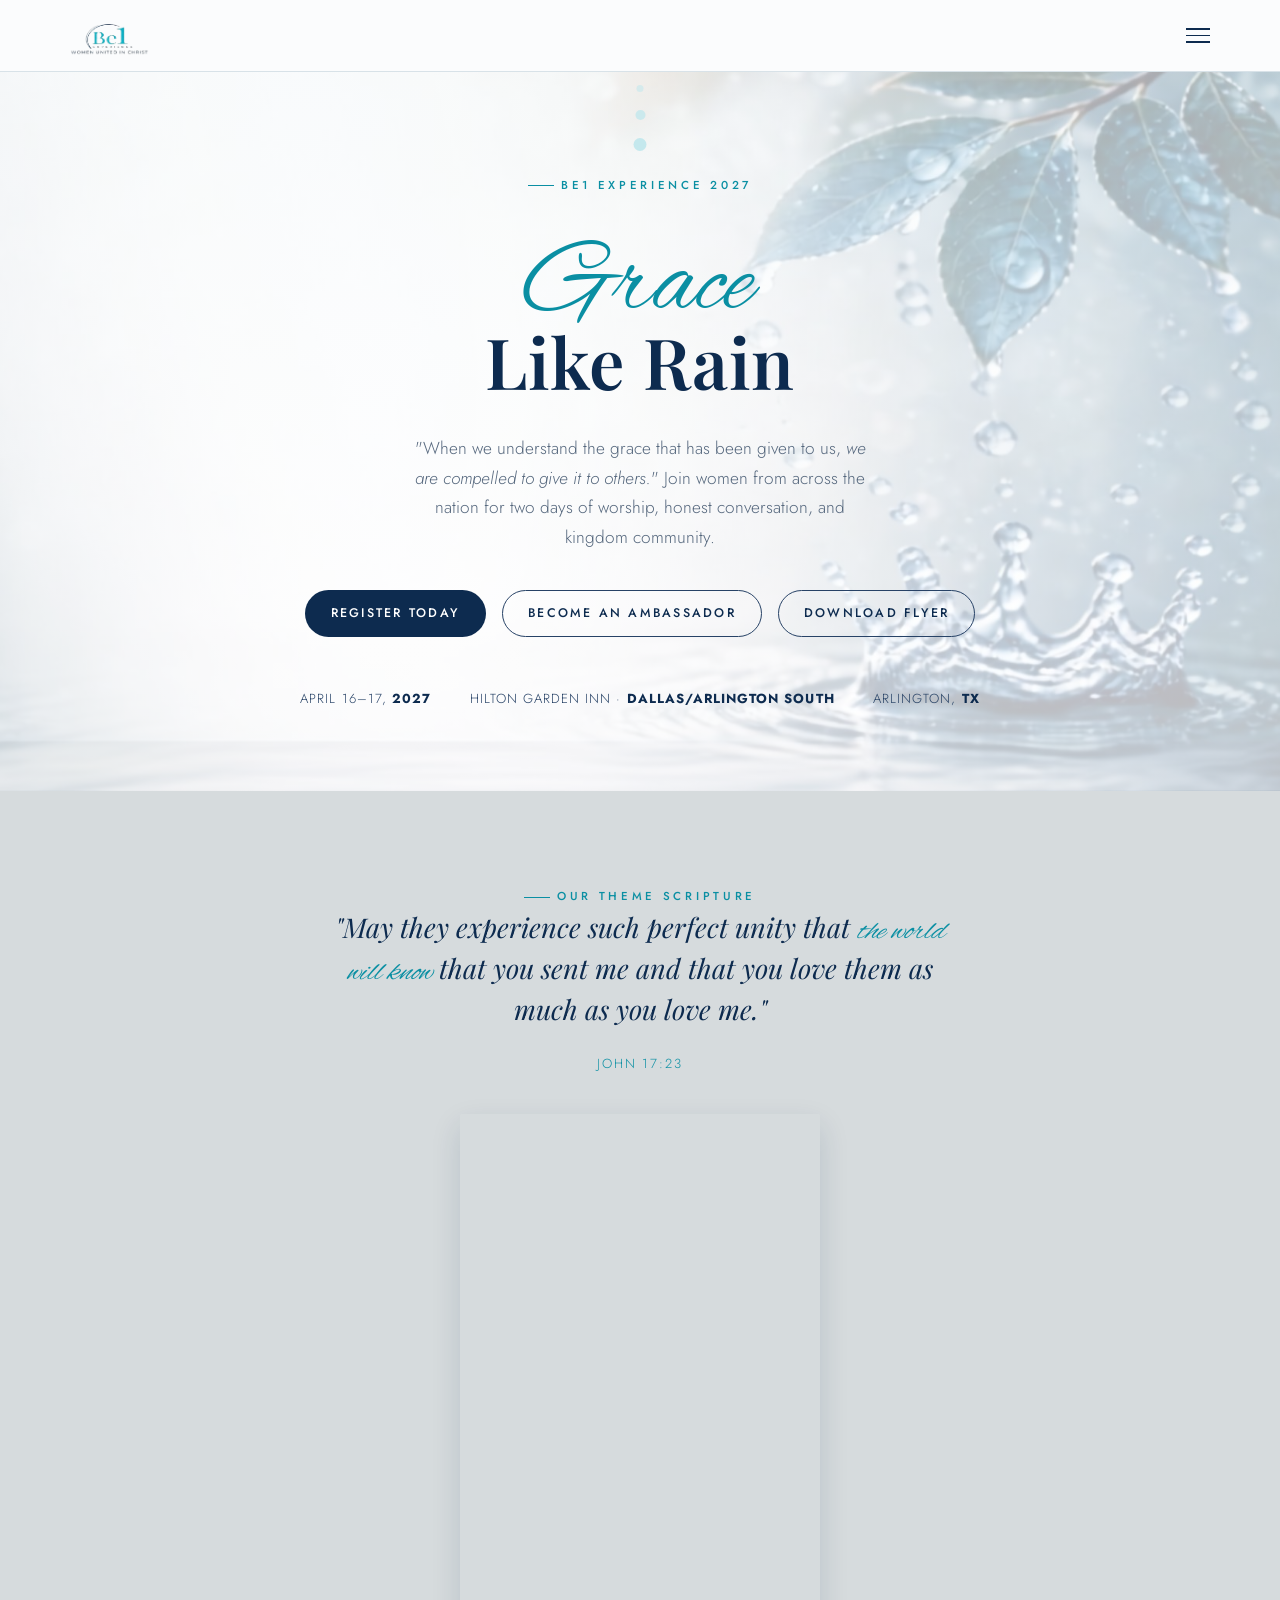
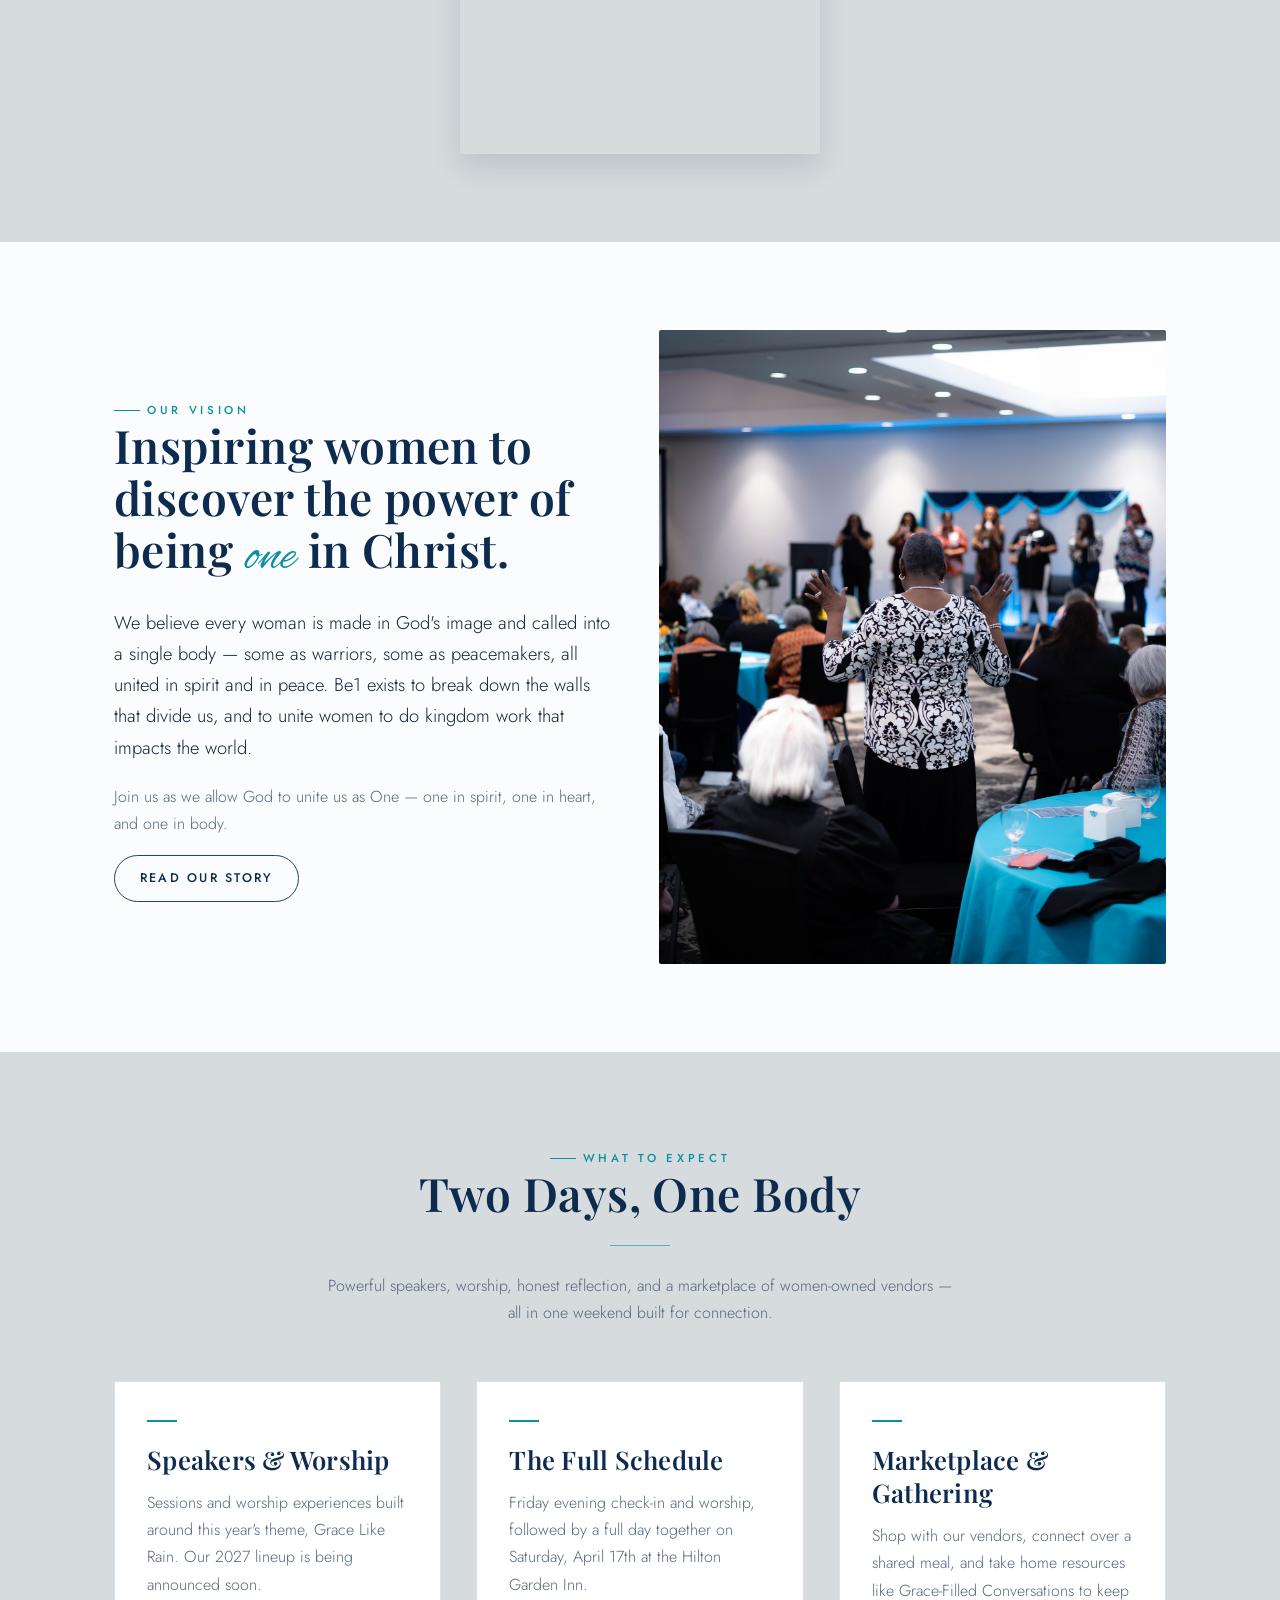
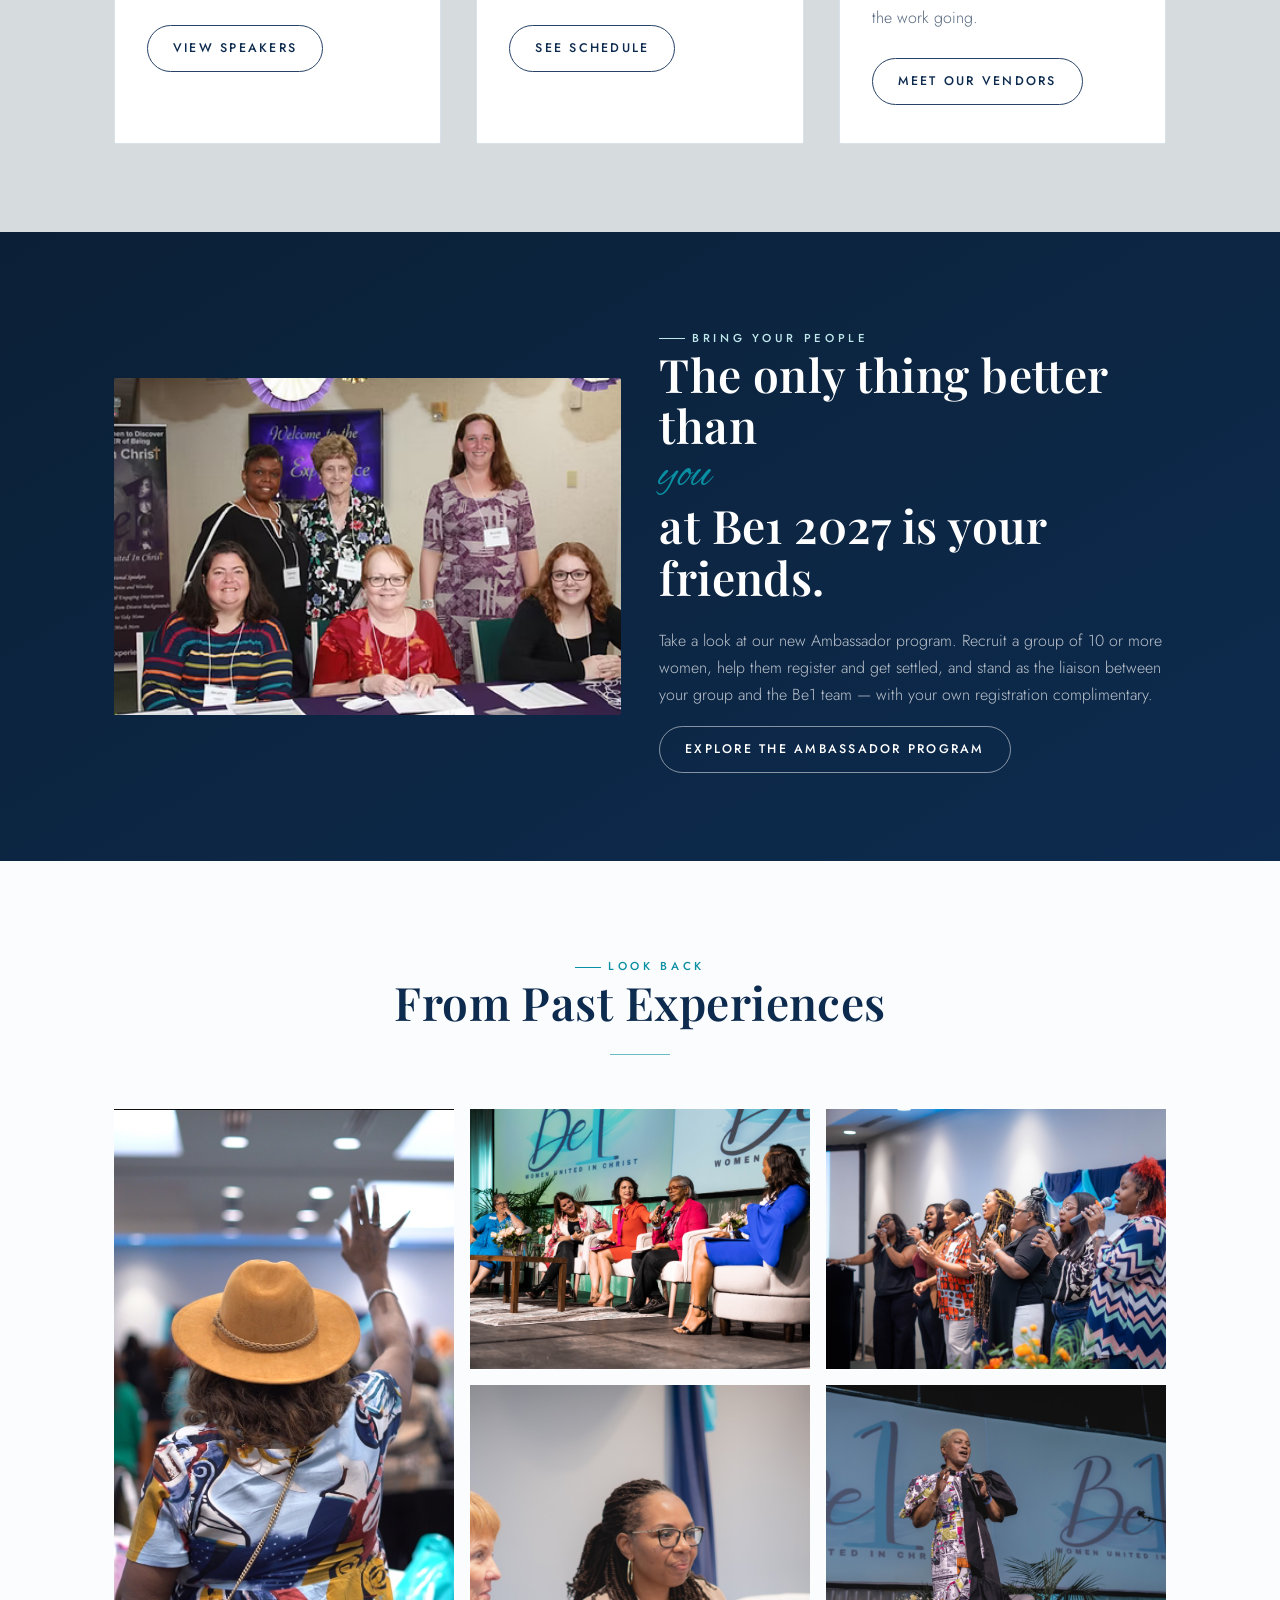
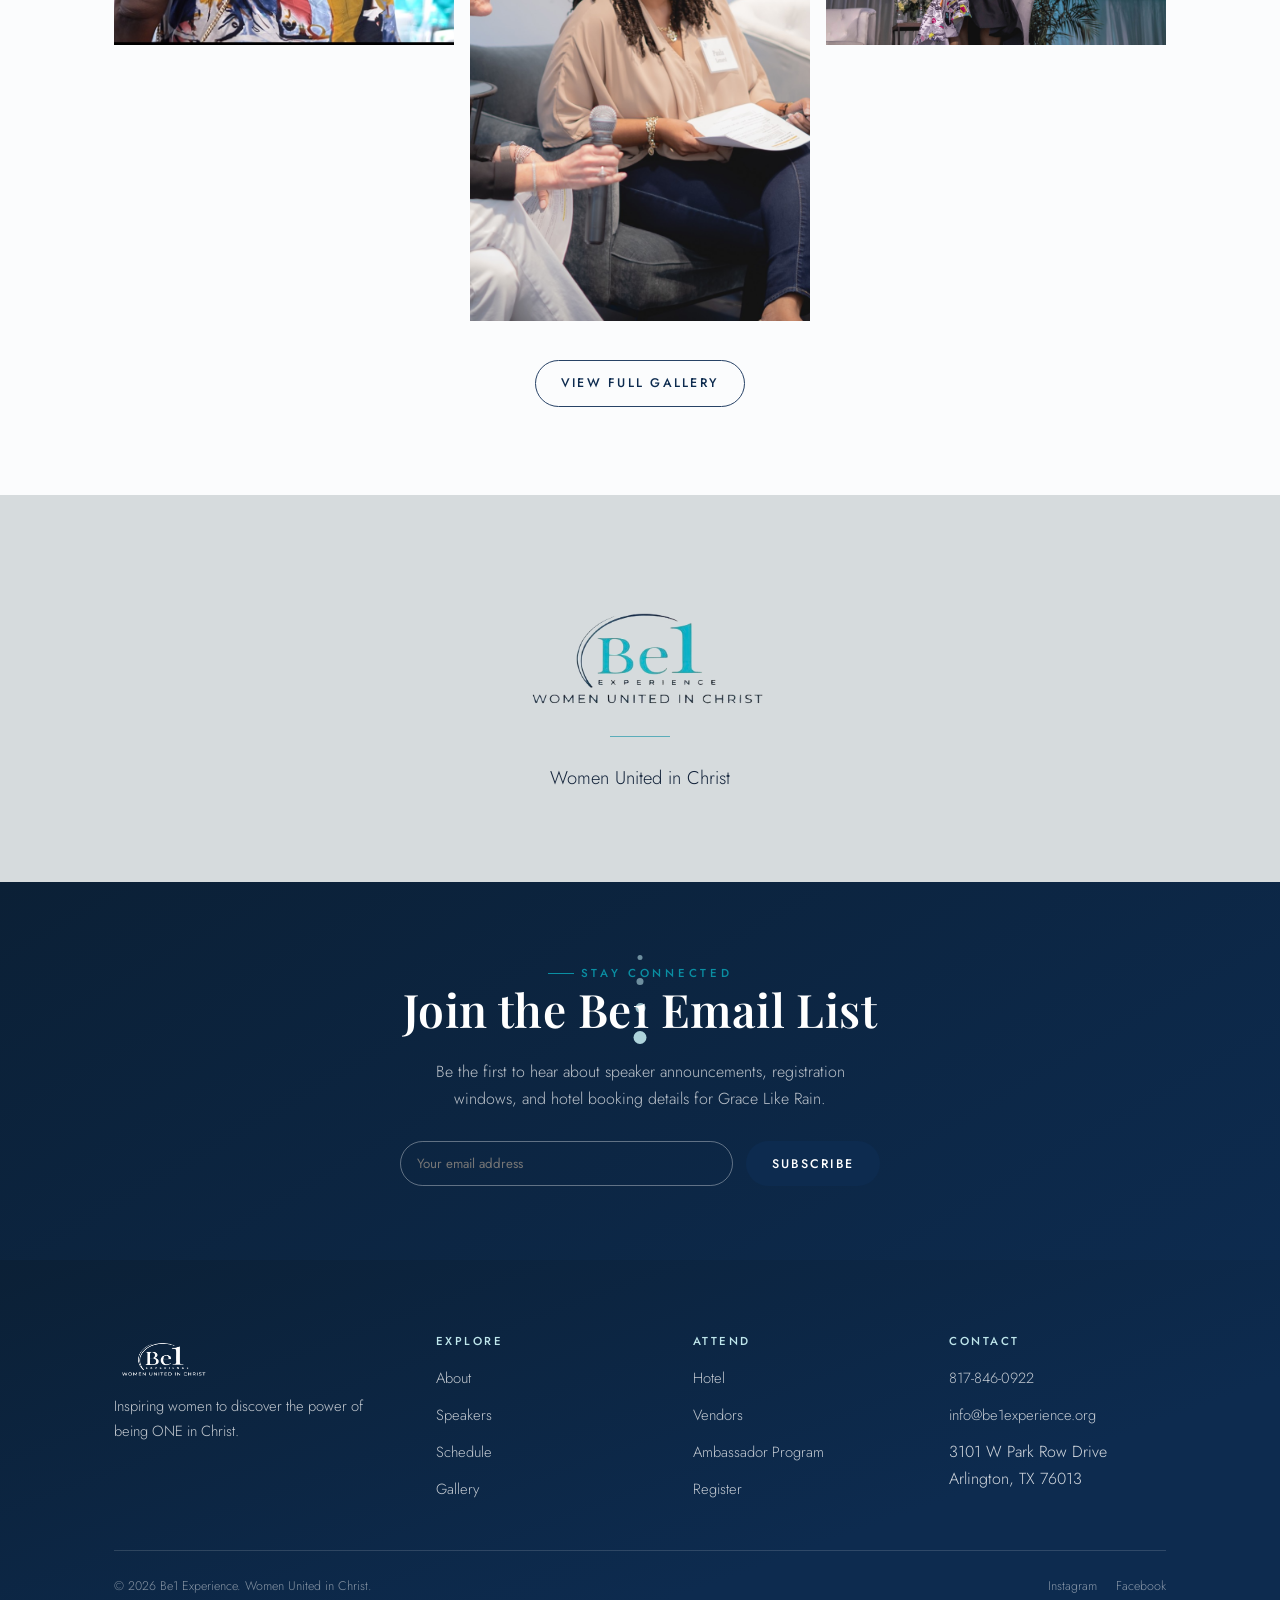
<file: index.html>
<!doctype html>
<html lang="en">
<head>
<meta charset="UTF-8">
<meta name="viewport" content="width=device-width, initial-scale=1, viewport-fit=cover">
<title>Be1 Experience 2027 — Grace Like Rain</title>
<meta name="description" content="Be1 Experience 2027: Grace Like Rain. April 16–17, 2027 at the Hilton Garden Inn Dallas/Arlington South. Inspiring women to discover the power of being ONE in Christ.">
<link rel="icon" href="assets/images/logo.png">
<link rel="stylesheet" href="css/style.css">
</head>
<body>

<header class="site-header">
  <div class="container">
    <a href="index.html" class="brand" aria-label="Be1 Experience home">
      <img src="assets/images/logo.png" alt="Be1 Experience — Women United in Christ">
    </a>
    <nav class="nav">
      <a href="index.html">Home</a>
      <a href="about.html">About</a>
      <a href="speakers.html">Speakers</a>
      <a href="schedule.html">Schedule</a>
      <a href="hotel.html">Hotel</a>
      <a href="vendors.html">Vendors</a>
      <a href="ambassador.html">Ambassador</a>
      <a href="gallery.html">Gallery</a>
      <a href="contact.html">Contact</a>
      <a href="register.html" class="btn btn-primary">Register</a>
    </nav>
    <button class="nav-toggle" aria-label="Toggle menu" aria-expanded="false"><span></span><span></span><span></span></button>
  </div>
</header>

<main>

  <!-- HERO -->
  <section class="hero">
    <div class="droplets"><span></span><span></span><span></span><span></span></div>
    <div class="container">
      <div class="hero-eyebrow-wrap"><span class="eyebrow">Be1 Experience 2027</span></div>
      <h1><span class="script">Grace</span>Like Rain</h1>
      <p class="hero-sub">"When we understand the grace that has been given to us, <em>we are compelled to give it to others.</em>" Join women from across the nation for two days of worship, honest conversation, and kingdom community.</p>
      <div class="hero-actions">
        <a href="register.html" class="btn btn-primary">Register Today</a>
        <a href="ambassador.html" class="btn btn-outline">Become an Ambassador</a>
        <a href="assets/images/poster.jpg" download class="btn btn-outline">Download Flyer</a>
      </div>
      <div class="hero-meta">
        <span>April 16&ndash;17, <strong>2027</strong></span>
        <span>Hilton Garden Inn &middot; <strong>Dallas/Arlington South</strong></span>
        <span>Arlington, <strong>TX</strong></span>
      </div>
    </div>
  </section>

  <!-- THEME SCRIPTURE -->
  <section class="section-alt">
    <div class="container-narrow">
      <div class="quote-block reveal">
        <span class="eyebrow" style="justify-content:center;">Our Theme Scripture</span>
        <blockquote>"May they experience such perfect unity that <span class="script" style="font-size:1.1em;display:inline;">the world will know</span> that you sent me and that you love them as much as you love me."</blockquote>
        <cite>John 17:23</cite>
      </div>
      <div class="video-embed-wrap reveal" style="margin-top:2.4rem;">
        <iframe src="https://www.facebook.com/plugins/video.php?href=https%3A%2F%2Fwww.facebook.com%2Freel%2F3964532593679713%2F&show_text=false" title="Be1 Experience 2026 video" allow="autoplay; encrypted-media; picture-in-picture; web-share" allowfullscreen></iframe>
      </div>
    </div>
  </section>

  <!-- VISION -->
  <section>
    <div class="container">
      <div class="grid-2" style="align-items:center;">
        <div class="reveal">
          <span class="eyebrow">Our Vision</span>
          <h2>Inspiring women to discover the power of being <span class="script" style="display:inline;font-size:1.15em;">one</span> in Christ.</h2>
          <p class="lede">We believe every woman is made in God's image and called into a single body &mdash; some as warriors, some as peacemakers, all united in spirit and in peace. Be1 exists to break down the walls that divide us, and to unite women to do kingdom work that impacts the world.</p>
          <p>Join us as we allow God to unite us as One &mdash; one in spirit, one in heart, and one in body.</p>
          <a href="about.html" class="btn btn-outline">Read Our Story</a>
        </div>
        <div class="reveal">
          <img src="assets/images/gallery/worship-hands.jpg" alt="Women raising hands in worship at a past Be1 Experience gathering" style="border-radius:2px;">
        </div>
      </div>
    </div>
  </section>

  <!-- EVENT TEASER -->
  <section class="section-alt">
    <div class="container">
      <div class="section-head reveal">
        <span class="eyebrow">What to Expect</span>
        <h2>Two Days, One Body</h2>
        <div class="divider"></div>
        <p>Powerful speakers, worship, honest reflection, and a marketplace of women-owned vendors &mdash; all in one weekend built for connection.</p>
      </div>
      <div class="grid-3">
        <div class="card reveal">          <h3>Speakers &amp; Worship</h3>
          <p>Sessions and worship experiences built around this year's theme, Grace Like Rain. Our 2027 lineup is being announced soon.</p>
          <a href="speakers.html" class="btn btn-outline" style="margin-top:0.6rem;">View Speakers</a>
        </div>
        <div class="card reveal">          <h3>The Full Schedule</h3>
          <p>Friday evening check-in and worship, followed by a full day together on Saturday, April 17th at the Hilton Garden Inn.</p>
          <a href="schedule.html" class="btn btn-outline" style="margin-top:0.6rem;">See Schedule</a>
        </div>
        <div class="card reveal">          <h3>Marketplace &amp; Gathering</h3>
          <p>Shop with our vendors, connect over a shared meal, and take home resources like Grace-Filled Conversations to keep the work going.</p>
          <a href="vendors.html" class="btn btn-outline" style="margin-top:0.6rem;">Meet Our Vendors</a>
        </div>
      </div>
    </div>
  </section>

  <!-- AMBASSADOR PROMO -->
  <section class="section-navy">
    <div class="container">
      <div class="grid-2" style="align-items:center;">
        <div class="reveal">
          <img src="assets/images/gallery/welcome-table.jpg" alt="Group of women celebrating together at a past Be1 Experience welcome table" style="border-radius:2px;">
        </div>
        <div class="reveal">
          <span class="eyebrow">Bring Your People</span>
          <h2>The only thing better than <span class="script" style="font-size:1.05em;">you</span> at Be1 2027 is your friends.</h2>
          <p>Take a look at our new Ambassador program. Recruit a group of 10 or more women, help them register and get settled, and stand as the liaison between your group and the Be1 team &mdash; with your own registration complimentary.</p>
          <a href="ambassador.html" class="btn btn-ghost-light">Explore the Ambassador Program</a>
        </div>
      </div>
    </div>
  </section>

  <!-- GALLERY TEASER -->
  <section>
    <div class="container">
      <div class="section-head reveal">
        <span class="eyebrow">Look Back</span>
        <h2>From Past Experiences</h2>
        <div class="divider"></div>
      </div>
      <div class="gallery-grid reveal">
        <figure class="tall"><img src="assets/images/gallery/worship-crowd.jpg" alt="Attendees raising hands in worship at a past Be1 Experience"></figure>
        <figure><img src="assets/images/gallery/speaker-panel.jpg" alt="Speaker panel on stage at a past Be1 Experience"></figure>
        <figure><img src="assets/images/gallery/worship-team.jpg" alt="Worship team singing at a past Be1 Experience"></figure>
        <figure class="tall"><img src="assets/images/gallery/panel-chat.jpg" alt="Panel conversation at a past Be1 Experience"></figure>
        <figure><img src="assets/images/gallery/lesa-willis.jpg" alt="Lesa Willis singing on stage at a past Be1 Experience"></figure>
      </div>
      <div style="text-align:center;margin-top:2.4rem;">
        <a href="gallery.html" class="btn btn-outline">View Full Gallery</a>
      </div>
    </div>
  </section>

  <!-- BRAND SIGNATURE -->
  <section class="section-alt" style="text-align:center;">
    <div class="container-narrow">
      <div class="reveal">
        <img src="assets/images/logo-mark.png" alt="Be1 Experience — Women United in Christ" style="max-width:260px;width:100%;height:auto;margin:0 auto;">
        <div class="divider"></div>
        <p class="lede" style="margin-bottom:0;">Women United in Christ</p>
      </div>
    </div>
  </section>

  <!-- EMAIL SIGNUP / CTA -->
  <section class="cta-banner">
    <div class="droplets"><span></span><span></span><span></span><span></span></div>
    <div class="container-narrow" style="position:relative;z-index:1;">
      <span class="eyebrow" style="justify-content:center;">Stay Connected</span>
      <h2>Join the Be1 Email List</h2>
      <p>Be the first to hear about speaker announcements, registration windows, and hotel booking details for Grace Like Rain.</p>
      <form onsubmit="return false;" style="display:flex;gap:0.8rem;justify-content:center;flex-wrap:wrap;max-width:480px;margin:0 auto;">
        <input type="email" required placeholder="Your email address" style="flex:1;min-width:220px;padding:0.9em 1.2em;border-radius:999px;border:1px solid rgba(255,255,255,0.35);background:transparent;color:#fff;font-family:var(--font-sans);">
        <button type="submit" class="btn btn-primary">Subscribe</button>
      </form>
    </div>
  </section>

</main>

<footer class="site-footer">
  <div class="container">
    <div class="footer-grid">
      <div class="footer-brand">
        <img src="assets/images/logo.png" alt="Be1 Experience">
        <p>Inspiring women to discover the power of being ONE in Christ.</p>
      </div>
      <div>
        <h4>Explore</h4>
        <ul>
          <li><a href="about.html">About</a></li>
          <li><a href="speakers.html">Speakers</a></li>
          <li><a href="schedule.html">Schedule</a></li>
          <li><a href="gallery.html">Gallery</a></li>
        </ul>
      </div>
      <div>
        <h4>Attend</h4>
        <ul>
          <li><a href="hotel.html">Hotel</a></li>
          <li><a href="vendors.html">Vendors</a></li>
          <li><a href="ambassador.html">Ambassador Program</a></li>
          <li><a href="register.html">Register</a></li>
        </ul>
      </div>
      <div>
        <h4>Contact</h4>
        <ul>
          <li><a href="tel:8178460922">817-846-0922</a></li>
          <li><a href="mailto:info@be1experience.org">info@be1experience.org</a></li>
          <li>3101 W Park Row Drive<br>Arlington, TX 76013</li>
        </ul>
      </div>
    </div>
    <div class="footer-bottom">
      <span>&copy; 2026 Be1 Experience. Women United in Christ.</span>
      <div class="footer-social">
        <a href="https://instagram.com/be1_experience" target="_blank" rel="noopener">Instagram</a>
        <a href="https://facebook.com/be1experience" target="_blank" rel="noopener">Facebook</a>
      </div>
    </div>
  </div>
</footer>
<script src="js/main.js"></script>
</body>
</html>
</file>
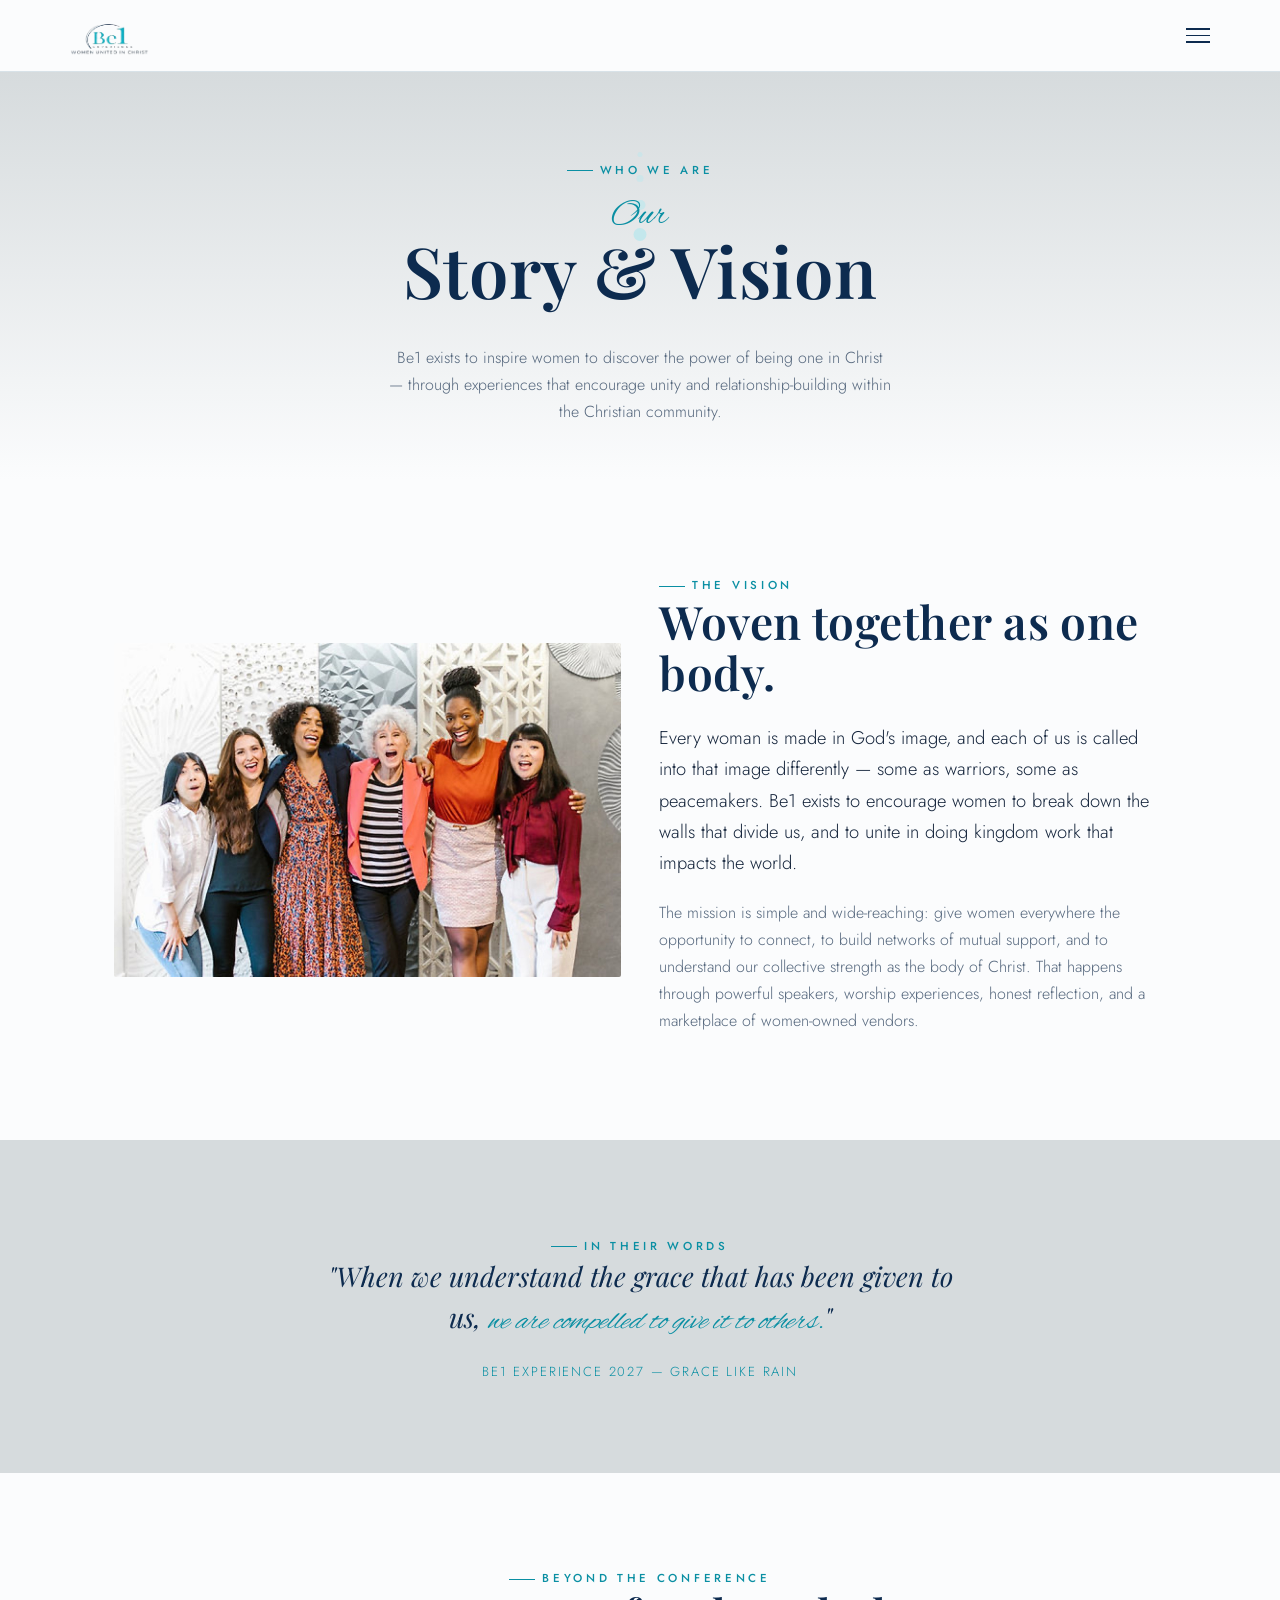
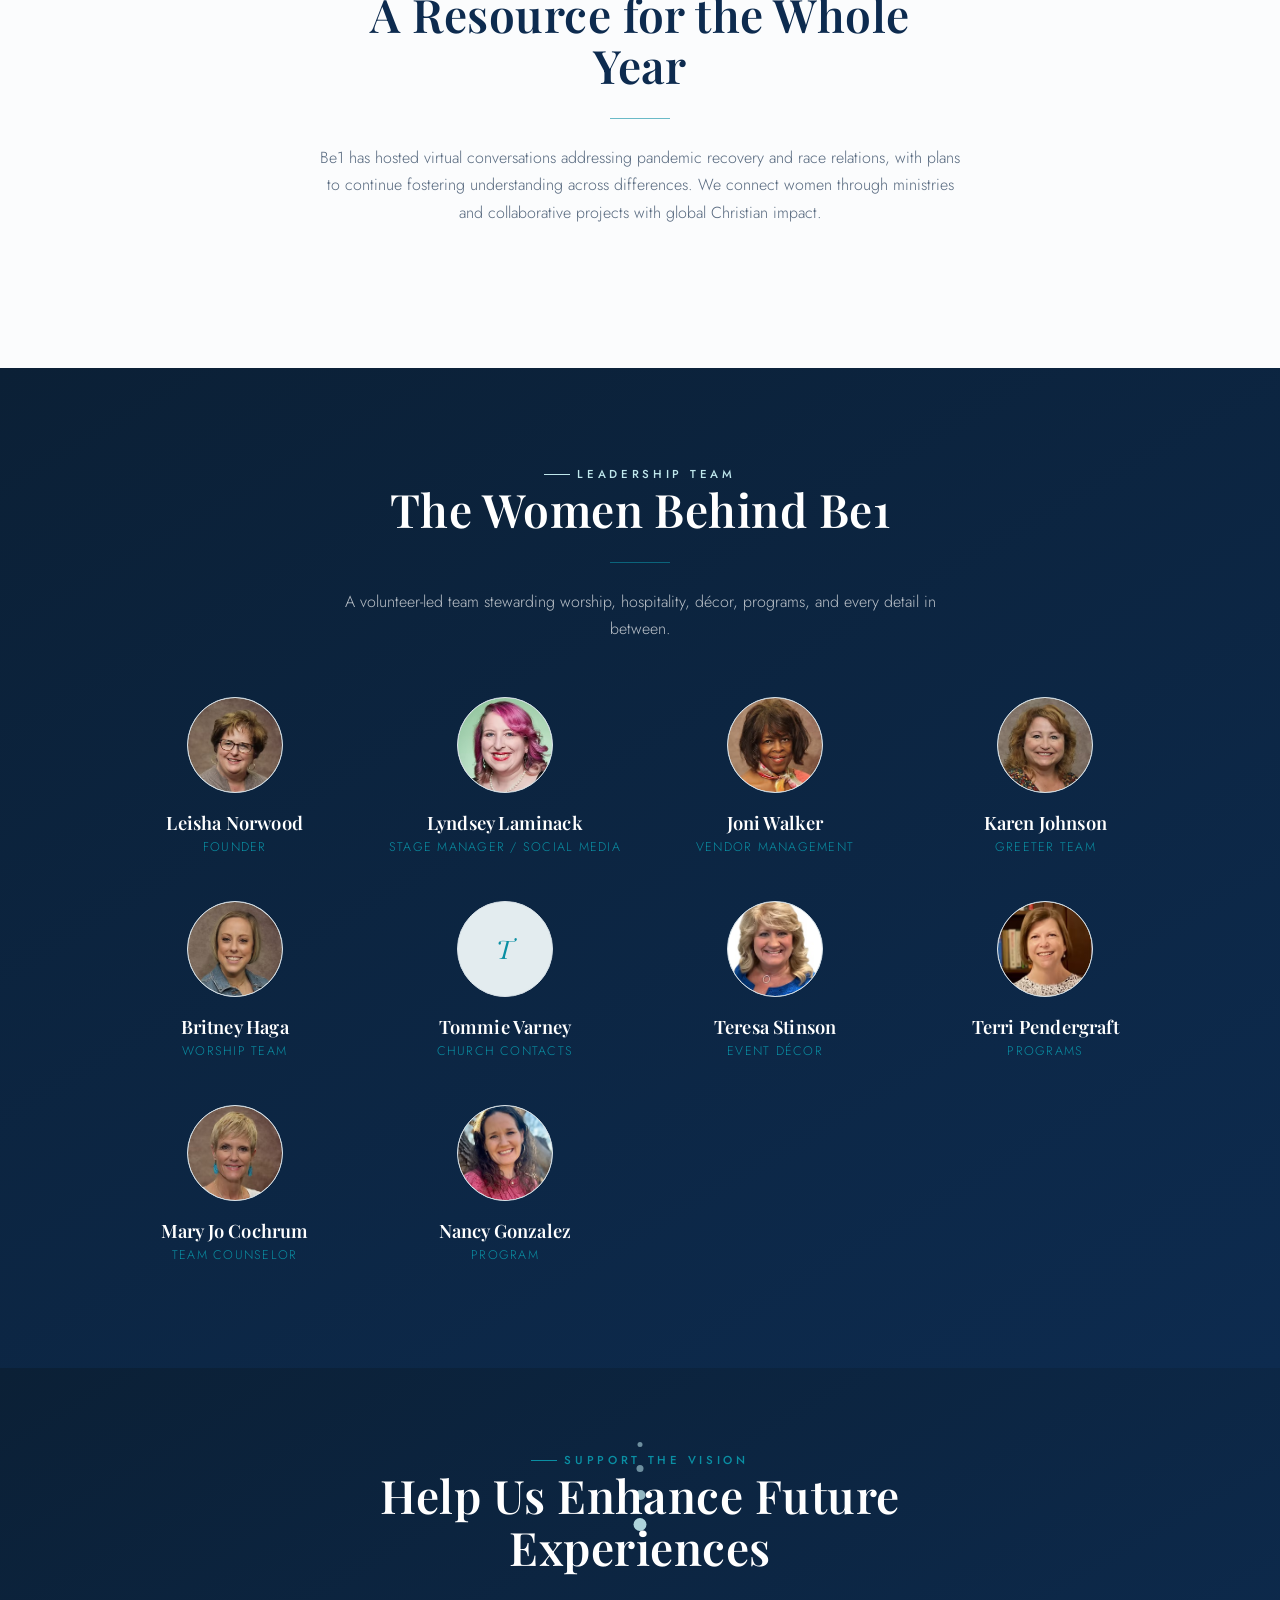
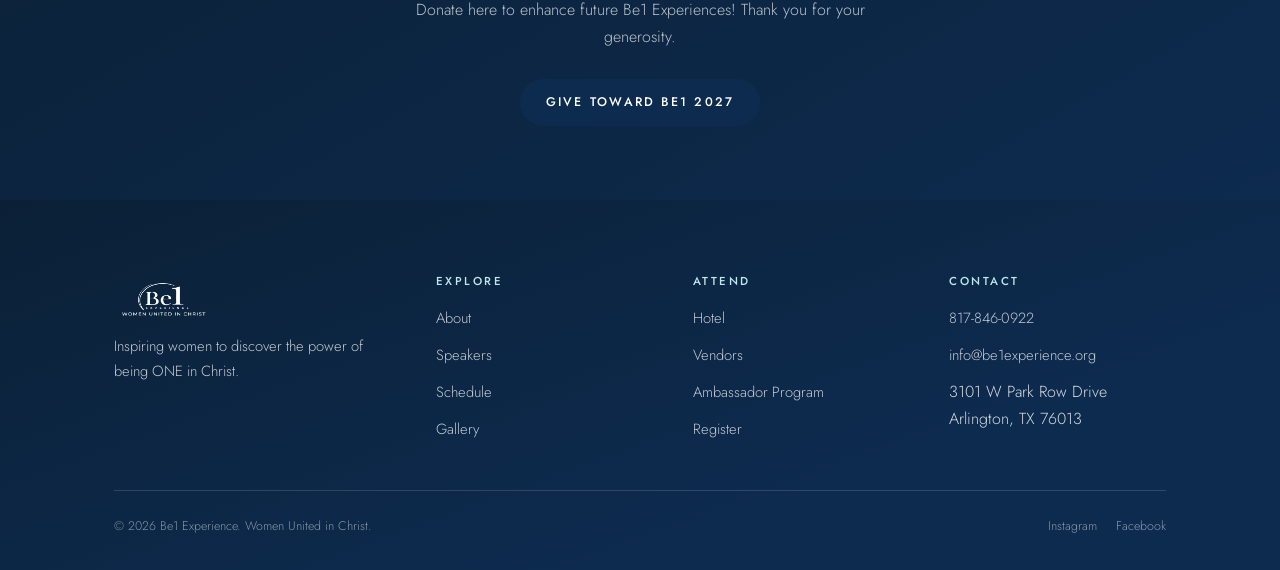
<file: about.html>
<!doctype html>
<html lang="en">
<head>
<meta charset="UTF-8">
<meta name="viewport" content="width=device-width, initial-scale=1, viewport-fit=cover">
<title>About — Be1 Experience</title>
<meta name="description" content="Be1 exists to inspire women to discover the power of being one in Christ. Meet the leadership team behind Be1 Experience 2027.">
<link rel="icon" href="assets/images/logo.png">
<link rel="stylesheet" href="css/style.css">
</head>
<body>

<header class="site-header">
  <div class="container">
    <a href="index.html" class="brand" aria-label="Be1 Experience home">
      <img src="assets/images/logo.png" alt="Be1 Experience — Women United in Christ">
    </a>
    <nav class="nav">
      <a href="index.html">Home</a>
      <a href="about.html">About</a>
      <a href="speakers.html">Speakers</a>
      <a href="schedule.html">Schedule</a>
      <a href="hotel.html">Hotel</a>
      <a href="vendors.html">Vendors</a>
      <a href="ambassador.html">Ambassador</a>
      <a href="gallery.html">Gallery</a>
      <a href="contact.html">Contact</a>
      <a href="register.html" class="btn btn-primary">Register</a>
    </nav>
    <button class="nav-toggle" aria-label="Toggle menu" aria-expanded="false"><span></span><span></span><span></span></button>
  </div>
</header>

<main>

  <section class="page-hero">
    <div class="droplets"><span></span><span></span><span></span><span></span></div>
    <div class="container">
      <span class="eyebrow">Who We Are</span>
      <h1><span class="script" style="font-size:0.5em;">Our</span> Story &amp; Vision</h1>
      <p>Be1 exists to inspire women to discover the power of being one in Christ &mdash; through experiences that encourage unity and relationship-building within the Christian community.</p>
    </div>
  </section>

  <section>
    <div class="container">
      <div class="grid-2" style="align-items:center;">
        <div class="reveal">
          <img src="assets/images/gallery/group-photo.jpg" alt="Be1 leadership team laughing together" style="border-radius:2px;">
        </div>
        <div class="reveal">
          <span class="eyebrow">The Vision</span>
          <h2>Woven together as one body.</h2>
          <p class="lede">Every woman is made in God's image, and each of us is called into that image differently &mdash; some as warriors, some as peacemakers. Be1 exists to encourage women to break down the walls that divide us, and to unite in doing kingdom work that impacts the world.</p>
          <p>The mission is simple and wide-reaching: give women everywhere the opportunity to connect, to build networks of mutual support, and to understand our collective strength as the body of Christ. That happens through powerful speakers, worship experiences, honest reflection, and a marketplace of women-owned vendors.</p>
        </div>
      </div>
    </div>
  </section>

  <section class="section-alt">
    <div class="container-narrow">
      <div class="quote-block reveal">
        <span class="eyebrow" style="justify-content:center;">In Their Words</span>
        <blockquote>"When we understand the grace that has been given to us, <span class="script" style="font-size:1.1em;display:inline;">we are compelled to give it to others.</span>"</blockquote>
        <cite>Be1 Experience 2027 &mdash; Grace Like Rain</cite>
      </div>
    </div>
  </section>

  <section>
    <div class="container">
      <div class="section-head reveal">
        <span class="eyebrow">Beyond the Conference</span>
        <h2>A Resource for the Whole Year</h2>
        <div class="divider"></div>
        <p>Be1 has hosted virtual conversations addressing pandemic recovery and race relations, with plans to continue fostering understanding across differences. We connect women through ministries and collaborative projects with global Christian impact.</p>
      </div>
    </div>
  </section>

  <section class="section-navy">
    <div class="container">
      <div class="section-head reveal">
        <span class="eyebrow">Leadership Team</span>
        <h2>The Women Behind Be1</h2>
        <div class="divider"></div>
        <p>A volunteer-led team stewarding worship, hospitality, décor, programs, and every detail in between.</p>
      </div>
      <div class="grid-4">
        <div class="team-card reveal"><div class="avatar has-photo"><img src="assets/images/team/leisha-norwood.jpg" alt="Leisha Norwood"></div><h3>Leisha Norwood</h3><p class="role">Founder</p></div>
        <div class="team-card reveal"><div class="avatar has-photo"><img src="assets/images/team/lyndsey-laminack.jpg" alt="Lyndsey Laminack"></div><h3>Lyndsey Laminack</h3><p class="role">Stage Manager / Social Media</p></div>
        <div class="team-card reveal"><div class="avatar has-photo"><img src="assets/images/team/joni-walker.jpg" alt="Joni Walker"></div><h3>Joni Walker</h3><p class="role">Vendor Management</p></div>
        <div class="team-card reveal"><div class="avatar has-photo"><img src="assets/images/team/karen-johnson.jpg" alt="Karen Johnson"></div><h3>Karen Johnson</h3><p class="role">Greeter Team</p></div>
        <div class="team-card reveal"><div class="avatar has-photo"><img src="assets/images/team/britney-haga.jpg" alt="Britney Haga"></div><h3>Britney Haga</h3><p class="role">Worship Team</p></div>
        <div class="team-card reveal"><div class="avatar">T</div><h3>Tommie Varney</h3><p class="role">Church Contacts</p></div>
        <div class="team-card reveal"><div class="avatar has-photo"><img src="assets/images/team/teresa-stinson.jpg" alt="Teresa Stinson"></div><h3>Teresa Stinson</h3><p class="role">Event D&eacute;cor</p></div>
        <div class="team-card reveal"><div class="avatar has-photo"><img src="assets/images/team/terri-pendergraft.jpg" alt="Terri Pendergraft"></div><h3>Terri Pendergraft</h3><p class="role">Programs</p></div>
        <div class="team-card reveal"><div class="avatar has-photo"><img src="assets/images/team/mary-jo-cochrum.jpg" alt="Mary Jo Cochrum"></div><h3>Mary Jo Cochrum</h3><p class="role">Team Counselor</p></div>
        <div class="team-card reveal"><div class="avatar has-photo"><img src="assets/images/team/nancy-gonzalez.jpg" alt="Nancy Gonzalez"></div><h3>Nancy Gonzalez</h3><p class="role">Program</p></div>
      </div>
    </div>
  </section>

  <section class="cta-banner">
    <div class="droplets"><span></span><span></span><span></span><span></span></div>
    <div class="container-narrow" style="position:relative;z-index:1;">
      <span class="eyebrow" style="justify-content:center;">Support the Vision</span>
      <h2>Help Us Enhance Future Experiences</h2>
      <p>Donate here to enhance future Be1 Experiences! Thank you for your generosity.</p>
      <a href="contact.html" class="btn btn-primary">Give Toward Be1 2027</a>
    </div>
  </section>

</main>

<footer class="site-footer">
  <div class="container">
    <div class="footer-grid">
      <div class="footer-brand">
        <img src="assets/images/logo.png" alt="Be1 Experience">
        <p>Inspiring women to discover the power of being ONE in Christ.</p>
      </div>
      <div>
        <h4>Explore</h4>
        <ul>
          <li><a href="about.html">About</a></li>
          <li><a href="speakers.html">Speakers</a></li>
          <li><a href="schedule.html">Schedule</a></li>
          <li><a href="gallery.html">Gallery</a></li>
        </ul>
      </div>
      <div>
        <h4>Attend</h4>
        <ul>
          <li><a href="hotel.html">Hotel</a></li>
          <li><a href="vendors.html">Vendors</a></li>
          <li><a href="ambassador.html">Ambassador Program</a></li>
          <li><a href="register.html">Register</a></li>
        </ul>
      </div>
      <div>
        <h4>Contact</h4>
        <ul>
          <li><a href="tel:8178460922">817-846-0922</a></li>
          <li><a href="mailto:info@be1experience.org">info@be1experience.org</a></li>
          <li>3101 W Park Row Drive<br>Arlington, TX 76013</li>
        </ul>
      </div>
    </div>
    <div class="footer-bottom">
      <span>&copy; 2026 Be1 Experience. Women United in Christ.</span>
      <div class="footer-social">
        <a href="https://instagram.com/be1_experience" target="_blank" rel="noopener">Instagram</a>
        <a href="https://facebook.com/be1experience" target="_blank" rel="noopener">Facebook</a>
      </div>
    </div>
  </div>
</footer>
<script src="js/main.js"></script>
</body>
</html>
</file>
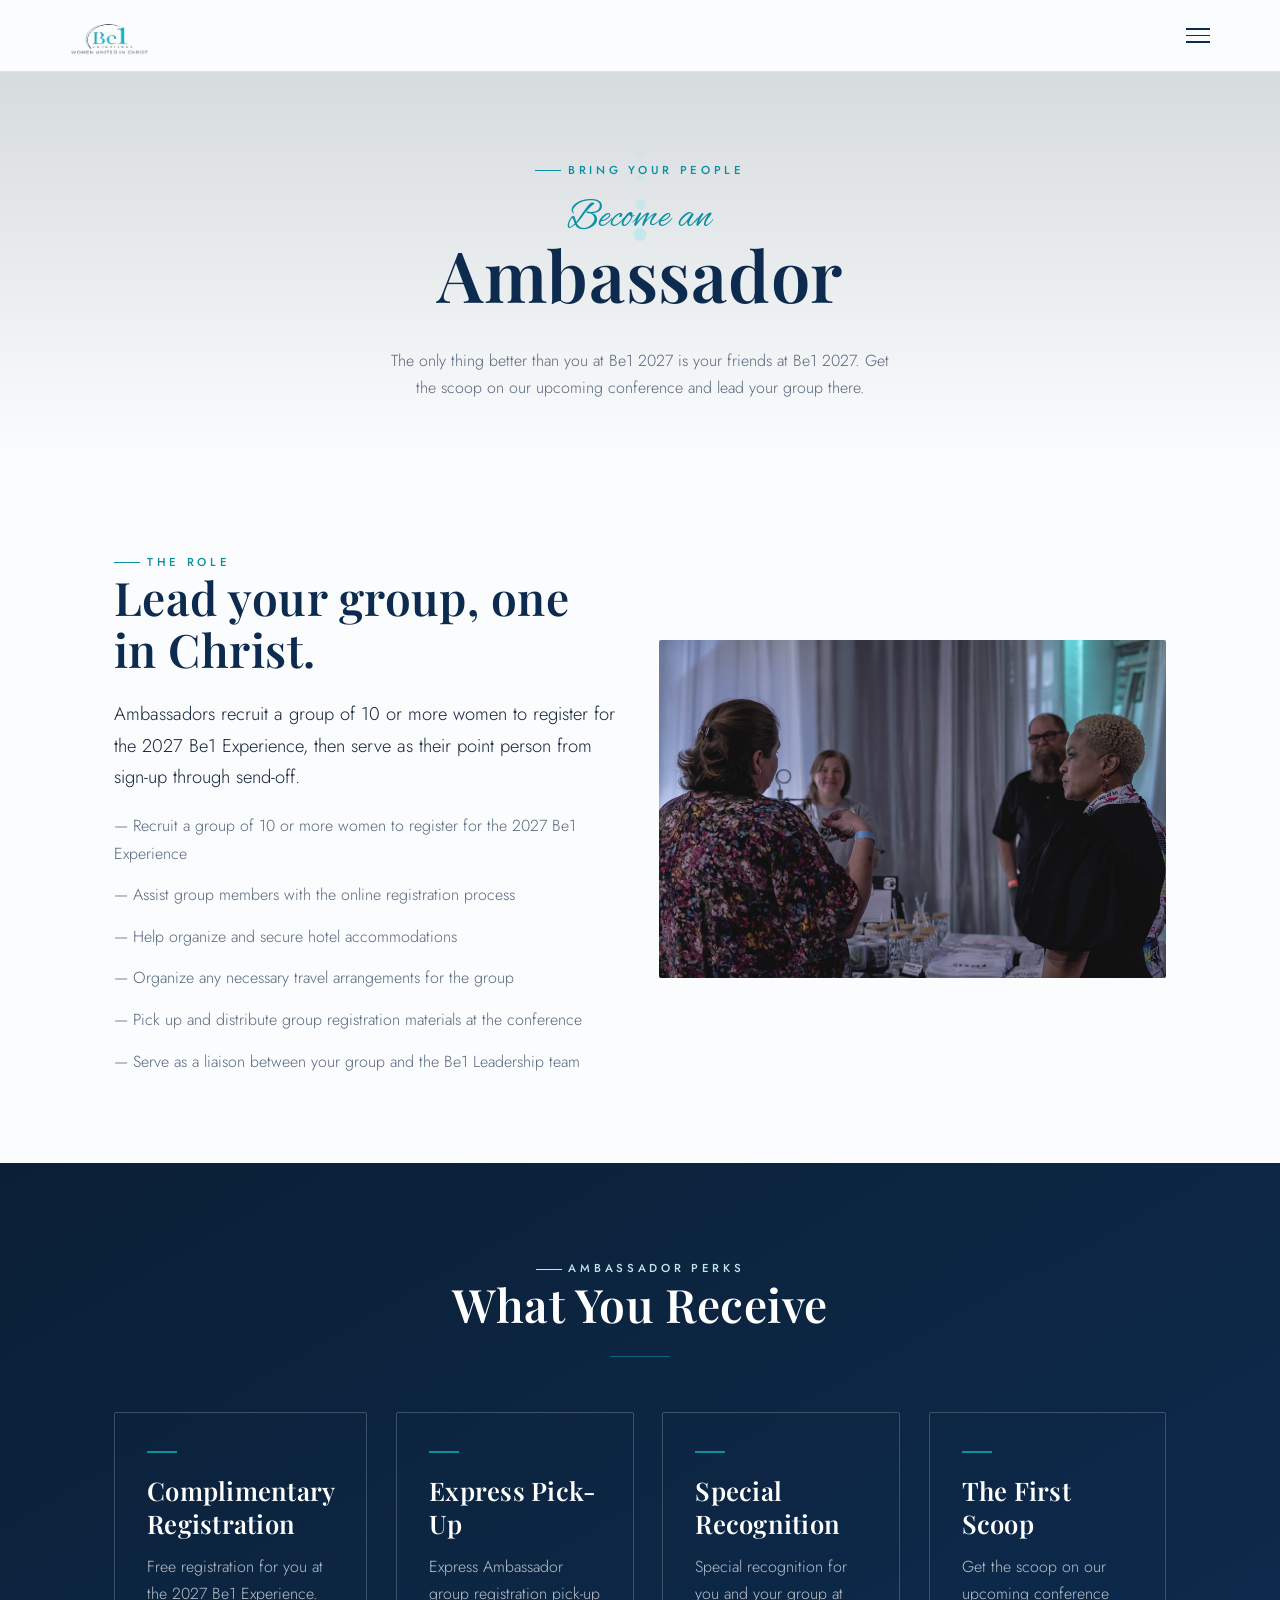
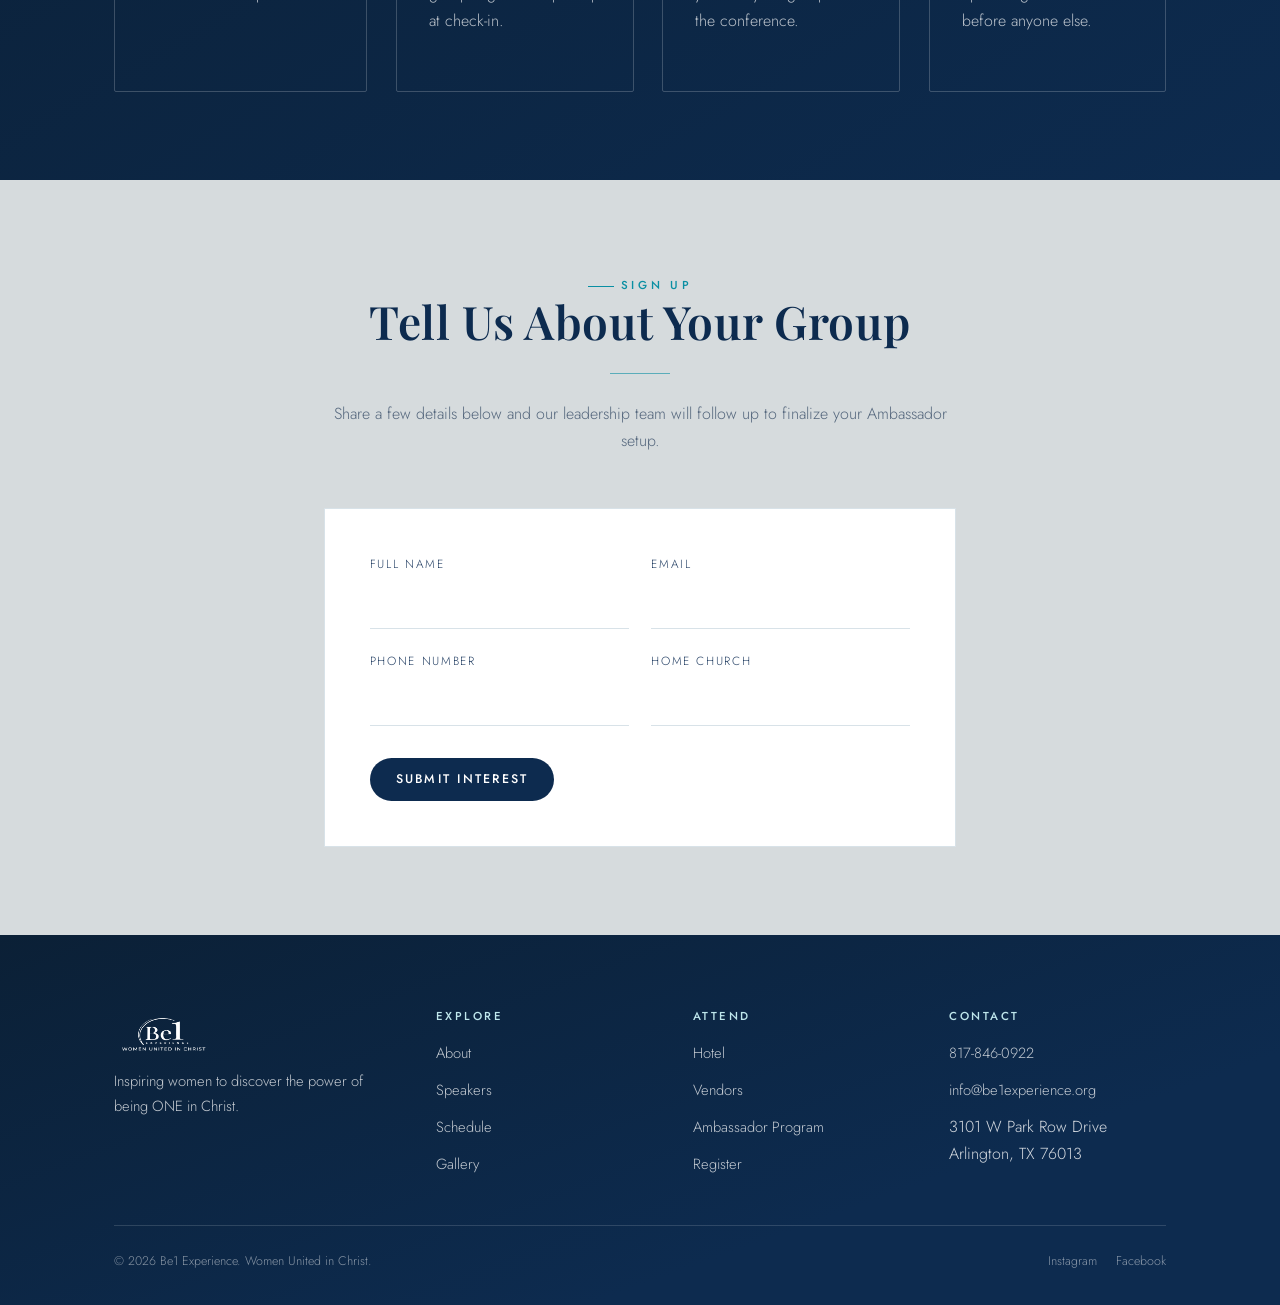
<file: ambassador.html>
<!doctype html>
<html lang="en">
<head>
<meta charset="UTF-8">
<meta name="viewport" content="width=device-width, initial-scale=1, viewport-fit=cover">
<title>Ambassador Program — Be1 Experience</title>
<meta name="description" content="Recruit a group of 10+ women for Be1 Experience 2027 and earn complimentary registration as a Be1 Ambassador.">
<link rel="icon" href="assets/images/logo.png">
<link rel="stylesheet" href="css/style.css">
</head>
<body>

<header class="site-header">
  <div class="container">
    <a href="index.html" class="brand" aria-label="Be1 Experience home">
      <img src="assets/images/logo.png" alt="Be1 Experience — Women United in Christ">
    </a>
    <nav class="nav">
      <a href="index.html">Home</a>
      <a href="about.html">About</a>
      <a href="speakers.html">Speakers</a>
      <a href="schedule.html">Schedule</a>
      <a href="hotel.html">Hotel</a>
      <a href="vendors.html">Vendors</a>
      <a href="ambassador.html">Ambassador</a>
      <a href="gallery.html">Gallery</a>
      <a href="contact.html">Contact</a>
      <a href="register.html" class="btn btn-primary">Register</a>
    </nav>
    <button class="nav-toggle" aria-label="Toggle menu" aria-expanded="false"><span></span><span></span><span></span></button>
  </div>
</header>

<main>

  <section class="page-hero">
    <div class="droplets"><span></span><span></span><span></span><span></span></div>
    <div class="container">
      <span class="eyebrow">Bring Your People</span>
      <h1><span class="script" style="font-size:0.55em;">Become an</span> Ambassador</h1>
      <p>The only thing better than you at Be1 2027 is your friends at Be1 2027. Get the scoop on our upcoming conference and lead your group there.</p>
    </div>
  </section>

  <section>
    <div class="container">
      <div class="grid-2" style="align-items:center;">
        <div class="reveal">
          <span class="eyebrow">The Role</span>
          <h2>Lead your group, one in Christ.</h2>
          <p class="lede">Ambassadors recruit a group of 10 or more women to register for the 2027 Be1 Experience, then serve as their point person from sign-up through send-off.</p>
          <ul style="list-style:none;padding:0;margin:0;display:flex;flex-direction:column;gap:0.9rem;color:var(--ink-soft);">
            <li>&mdash; Recruit a group of 10 or more women to register for the 2027 Be1 Experience</li>
            <li>&mdash; Assist group members with the online registration process</li>
            <li>&mdash; Help organize and secure hotel accommodations</li>
            <li>&mdash; Organize any necessary travel arrangements for the group</li>
            <li>&mdash; Pick up and distribute group registration materials at the conference</li>
            <li>&mdash; Serve as a liaison between your group and the Be1 Leadership team</li>
          </ul>
        </div>
        <div class="reveal">
          <img src="assets/images/gallery/photo-booth.jpg" alt="Group of Be1 women posing together with feather boas at a past experience" style="border-radius:2px;">
        </div>
      </div>
    </div>
  </section>

  <section class="section-navy">
    <div class="container">
      <div class="section-head reveal">
        <span class="eyebrow">Ambassador Perks</span>
        <h2>What You Receive</h2>
        <div class="divider"></div>
      </div>
      <div class="grid-4">
        <div class="card reveal" style="background:transparent;border-color:rgba(255,255,255,0.2);">          <h3 style="color:#fff;">Complimentary Registration</h3>
          <p>Free registration for you at the 2027 Be1 Experience.</p>
        </div>
        <div class="card reveal" style="background:transparent;border-color:rgba(255,255,255,0.2);">          <h3 style="color:#fff;">Express Pick-Up</h3>
          <p>Express Ambassador group registration pick-up at check-in.</p>
        </div>
        <div class="card reveal" style="background:transparent;border-color:rgba(255,255,255,0.2);">          <h3 style="color:#fff;">Special Recognition</h3>
          <p>Special recognition for you and your group at the conference.</p>
        </div>
        <div class="card reveal" style="background:transparent;border-color:rgba(255,255,255,0.2);">          <h3 style="color:#fff;">The First Scoop</h3>
          <p>Get the scoop on our upcoming conference before anyone else.</p>
        </div>
      </div>
    </div>
  </section>

  <section class="section-alt">
    <div class="container-narrow">
      <div class="section-head reveal">
        <span class="eyebrow">Sign Up</span>
        <h2>Tell Us About Your Group</h2>
        <div class="divider"></div>
        <p>Share a few details below and our leadership team will follow up to finalize your Ambassador setup.</p>
      </div>
      <form class="form-panel reveal" onsubmit="return false;">
        <div class="field-row">
          <div class="field">
            <label for="amb-name">Full Name</label>
            <input id="amb-name" type="text" required>
          </div>
          <div class="field">
            <label for="amb-email">Email</label>
            <input id="amb-email" type="email" required>
          </div>
        </div>
        <div class="field-row">
          <div class="field">
            <label for="amb-phone">Phone Number</label>
            <input id="amb-phone" type="tel" required>
          </div>
          <div class="field">
            <label for="amb-church">Home Church</label>
            <input id="amb-church" type="text">
          </div>
        </div>
        <button type="submit" class="btn btn-primary" style="margin-top:0.6rem;">Submit Interest</button>
      </form>
    </div>
  </section>

</main>

<footer class="site-footer">
  <div class="container">
    <div class="footer-grid">
      <div class="footer-brand">
        <img src="assets/images/logo.png" alt="Be1 Experience">
        <p>Inspiring women to discover the power of being ONE in Christ.</p>
      </div>
      <div>
        <h4>Explore</h4>
        <ul>
          <li><a href="about.html">About</a></li>
          <li><a href="speakers.html">Speakers</a></li>
          <li><a href="schedule.html">Schedule</a></li>
          <li><a href="gallery.html">Gallery</a></li>
        </ul>
      </div>
      <div>
        <h4>Attend</h4>
        <ul>
          <li><a href="hotel.html">Hotel</a></li>
          <li><a href="vendors.html">Vendors</a></li>
          <li><a href="ambassador.html">Ambassador Program</a></li>
          <li><a href="register.html">Register</a></li>
        </ul>
      </div>
      <div>
        <h4>Contact</h4>
        <ul>
          <li><a href="tel:8178460922">817-846-0922</a></li>
          <li><a href="mailto:info@be1experience.org">info@be1experience.org</a></li>
          <li>3101 W Park Row Drive<br>Arlington, TX 76013</li>
        </ul>
      </div>
    </div>
    <div class="footer-bottom">
      <span>&copy; 2026 Be1 Experience. Women United in Christ.</span>
      <div class="footer-social">
        <a href="https://instagram.com/be1_experience" target="_blank" rel="noopener">Instagram</a>
        <a href="https://facebook.com/be1experience" target="_blank" rel="noopener">Facebook</a>
      </div>
    </div>
  </div>
</footer>
<script src="js/main.js"></script>
</body>
</html>
</file>
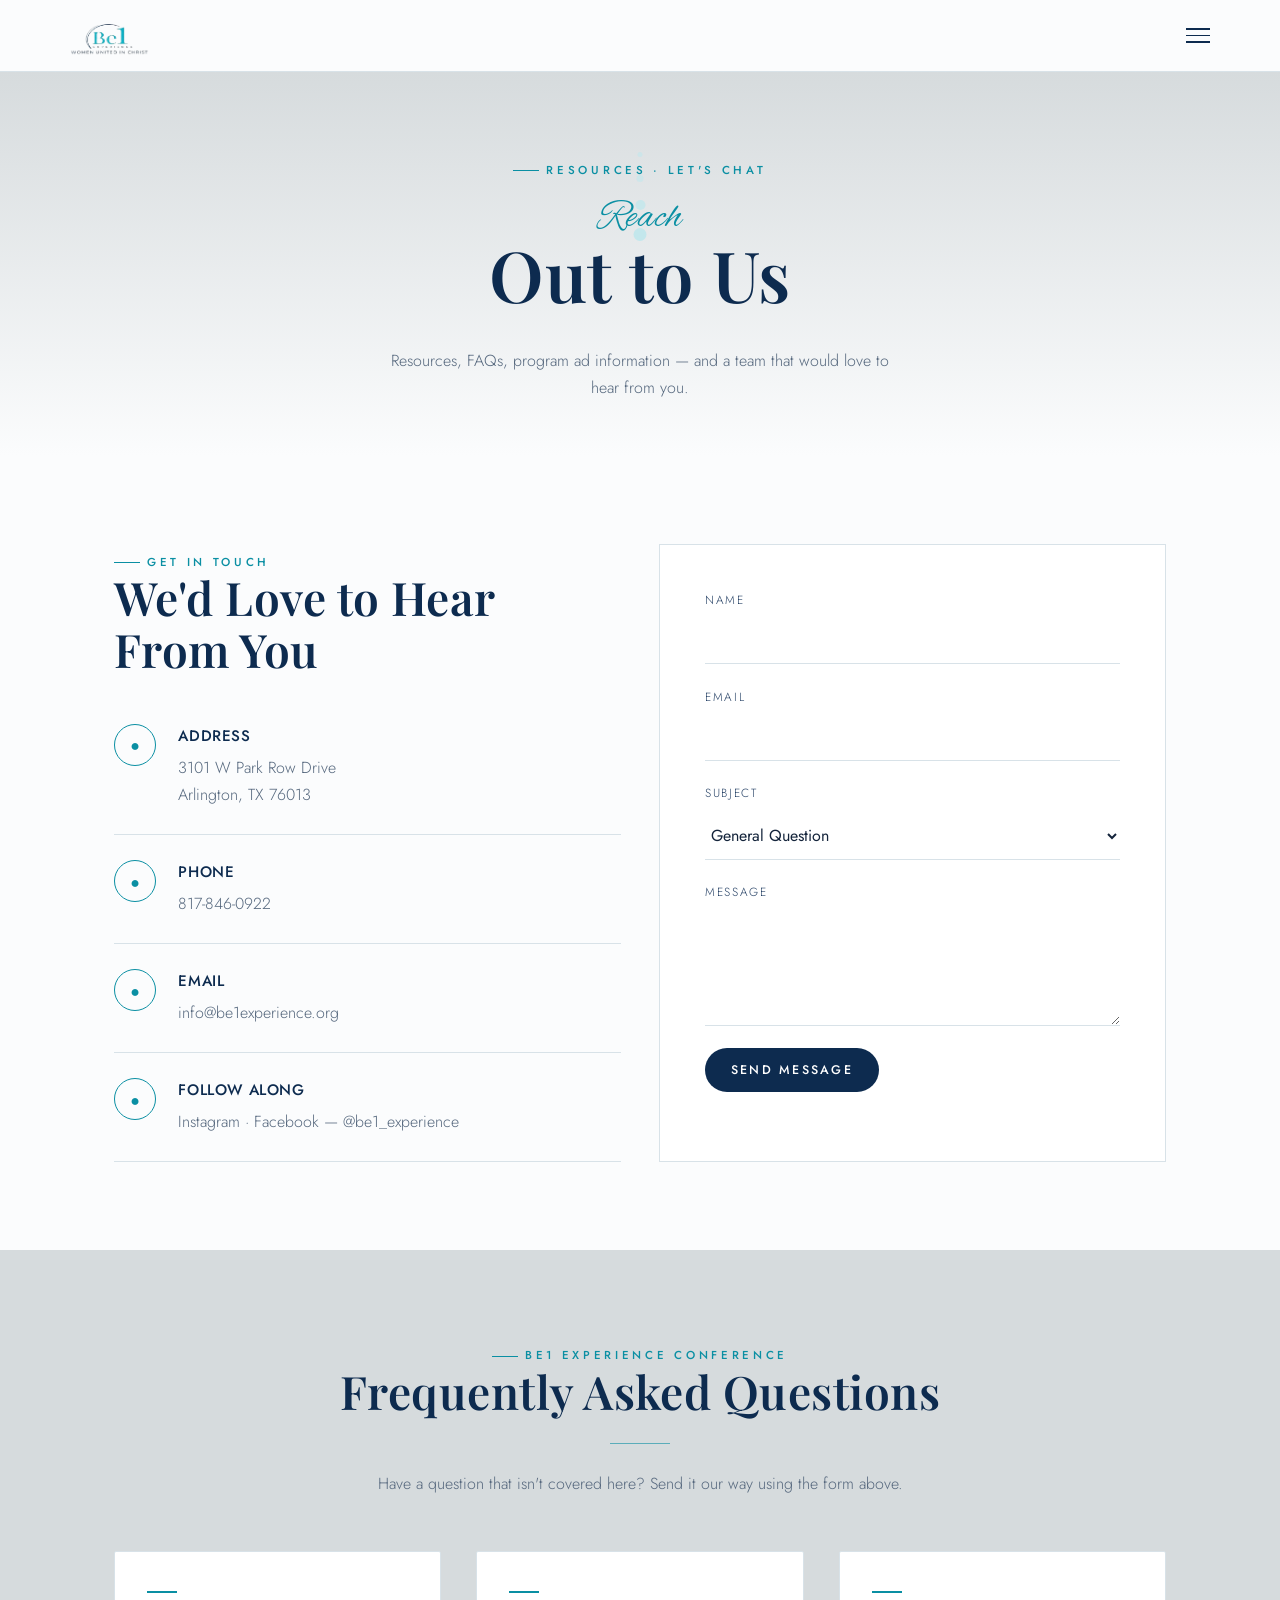
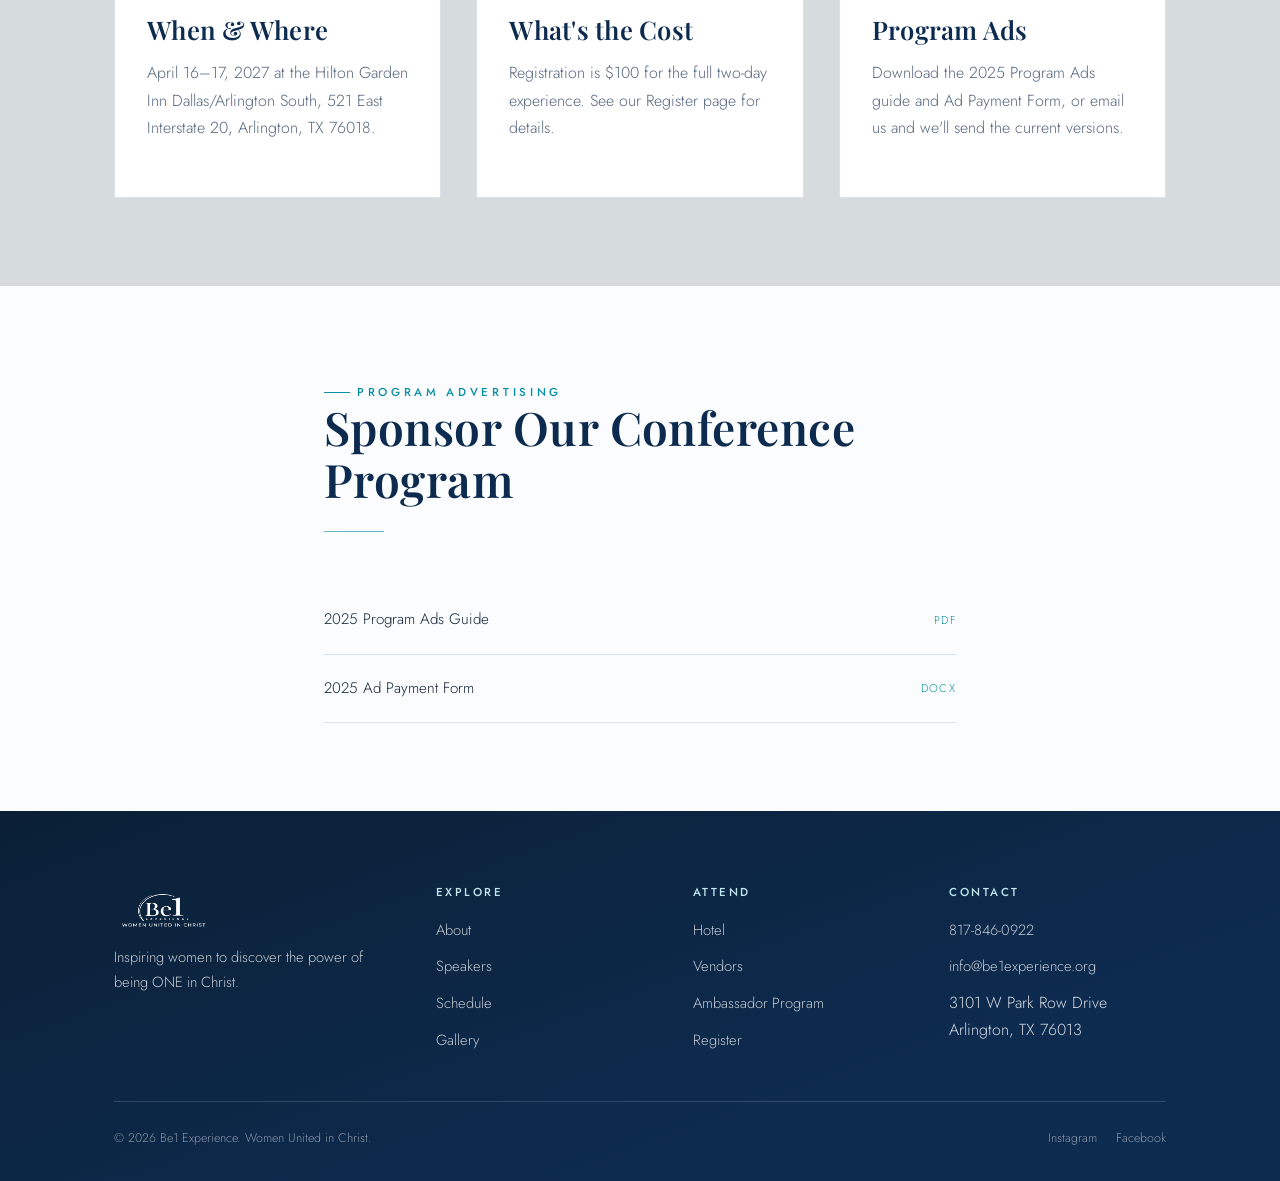
<file: contact.html>
<!doctype html>
<html lang="en">
<head>
<meta charset="UTF-8">
<meta name="viewport" content="width=device-width, initial-scale=1, viewport-fit=cover">
<title>Contact — Be1 Experience</title>
<meta name="description" content="Contact the Be1 Experience team. Resources, FAQs, program ad information, and a team that would love to hear from you.">
<link rel="icon" href="assets/images/logo.png">
<link rel="stylesheet" href="css/style.css">
</head>
<body>

<header class="site-header">
  <div class="container">
    <a href="index.html" class="brand" aria-label="Be1 Experience home">
      <img src="assets/images/logo.png" alt="Be1 Experience — Women United in Christ">
    </a>
    <nav class="nav">
      <a href="index.html">Home</a>
      <a href="about.html">About</a>
      <a href="speakers.html">Speakers</a>
      <a href="schedule.html">Schedule</a>
      <a href="hotel.html">Hotel</a>
      <a href="vendors.html">Vendors</a>
      <a href="ambassador.html">Ambassador</a>
      <a href="gallery.html">Gallery</a>
      <a href="contact.html">Contact</a>
      <a href="register.html" class="btn btn-primary">Register</a>
    </nav>
    <button class="nav-toggle" aria-label="Toggle menu" aria-expanded="false"><span></span><span></span><span></span></button>
  </div>
</header>

<main>

  <section class="page-hero">
    <div class="droplets"><span></span><span></span><span></span><span></span></div>
    <div class="container">
      <span class="eyebrow">Resources &middot; Let's Chat</span>
      <h1><span class="script" style="font-size:0.55em;">Reach</span> Out to Us</h1>
      <p>Resources, FAQs, program ad information &mdash; and a team that would love to hear from you.</p>
    </div>
  </section>

  <section>
    <div class="container">
      <div class="grid-2">
        <div class="reveal">
          <span class="eyebrow">Get in Touch</span>
          <h2>We'd Love to Hear From You</h2>
          <div class="info-row">
            <div class="icon">&#9679;</div>
            <div><h4>Address</h4><p>3101 W Park Row Drive<br>Arlington, TX 76013</p></div>
          </div>
          <div class="info-row">
            <div class="icon">&#9679;</div>
            <div><h4>Phone</h4><p><a href="tel:8178460922">817-846-0922</a></p></div>
          </div>
          <div class="info-row">
            <div class="icon">&#9679;</div>
            <div><h4>Email</h4><p><a href="mailto:info@be1experience.org">info@be1experience.org</a></p></div>
          </div>
          <div class="info-row">
            <div class="icon">&#9679;</div>
            <div><h4>Follow Along</h4><p><a href="https://instagram.com/be1_experience" target="_blank" rel="noopener">Instagram</a> &middot; <a href="https://facebook.com/be1experience" target="_blank" rel="noopener">Facebook</a> &mdash; @be1_experience</p></div>
          </div>
        </div>
        <form class="form-panel reveal" onsubmit="return false;">
          <div class="field">
            <label for="c-name">Name</label>
            <input id="c-name" type="text" required>
          </div>
          <div class="field">
            <label for="c-email">Email</label>
            <input id="c-email" type="email" required>
          </div>
          <div class="field">
            <label for="c-subject">Subject</label>
            <select id="c-subject">
              <option>General Question</option>
              <option>Program Ad Information</option>
              <option>Vendor Inquiry</option>
              <option>Ambassador Program</option>
              <option>Donation</option>
            </select>
          </div>
          <div class="field">
            <label for="c-message">Message</label>
            <textarea id="c-message" rows="4" required></textarea>
          </div>
          <button type="submit" class="btn btn-primary">Send Message</button>
        </form>
      </div>
    </div>
  </section>

  <section class="section-alt">
    <div class="container">
      <div class="section-head reveal">
        <span class="eyebrow">Be1 Experience Conference</span>
        <h2>Frequently Asked Questions</h2>
        <div class="divider"></div>
        <p>Have a question that isn't covered here? Send it our way using the form above.</p>
      </div>
      <div class="grid-3">
        <div class="card reveal">          <h3>When &amp; Where</h3>
          <p>April 16&ndash;17, 2027 at the Hilton Garden Inn Dallas/Arlington South, 521 East Interstate 20, Arlington, TX 76018.</p>
        </div>
        <div class="card reveal">          <h3>What's the Cost</h3>
          <p>Registration is $100 for the full two-day experience. See our Register page for details.</p>
        </div>
        <div class="card reveal">          <h3>Program Ads</h3>
          <p>Download the 2025 Program Ads guide and Ad Payment Form, or email us and we'll send the current versions.</p>
        </div>
      </div>
    </div>
  </section>

  <section>
    <div class="container-narrow">
      <div class="section-head left reveal">
        <span class="eyebrow">Program Advertising</span>
        <h2>Sponsor Our Conference Program</h2>
        <div class="divider"></div>
      </div>
      <div class="brochure-list reveal">
        <div class="brochure-row"><span>2025 Program Ads Guide</span><span class="tag">PDF</span></div>
        <div class="brochure-row"><span>2025 Ad Payment Form</span><span class="tag">DOCX</span></div>
      </div>
    </div>
  </section>

</main>

<footer class="site-footer">
  <div class="container">
    <div class="footer-grid">
      <div class="footer-brand">
        <img src="assets/images/logo.png" alt="Be1 Experience">
        <p>Inspiring women to discover the power of being ONE in Christ.</p>
      </div>
      <div>
        <h4>Explore</h4>
        <ul>
          <li><a href="about.html">About</a></li>
          <li><a href="speakers.html">Speakers</a></li>
          <li><a href="schedule.html">Schedule</a></li>
          <li><a href="gallery.html">Gallery</a></li>
        </ul>
      </div>
      <div>
        <h4>Attend</h4>
        <ul>
          <li><a href="hotel.html">Hotel</a></li>
          <li><a href="vendors.html">Vendors</a></li>
          <li><a href="ambassador.html">Ambassador Program</a></li>
          <li><a href="register.html">Register</a></li>
        </ul>
      </div>
      <div>
        <h4>Contact</h4>
        <ul>
          <li><a href="tel:8178460922">817-846-0922</a></li>
          <li><a href="mailto:info@be1experience.org">info@be1experience.org</a></li>
          <li>3101 W Park Row Drive<br>Arlington, TX 76013</li>
        </ul>
      </div>
    </div>
    <div class="footer-bottom">
      <span>&copy; 2026 Be1 Experience. Women United in Christ.</span>
      <div class="footer-social">
        <a href="https://instagram.com/be1_experience" target="_blank" rel="noopener">Instagram</a>
        <a href="https://facebook.com/be1experience" target="_blank" rel="noopener">Facebook</a>
      </div>
    </div>
  </div>
</footer>
<script src="js/main.js"></script>
</body>
</html>
</file>
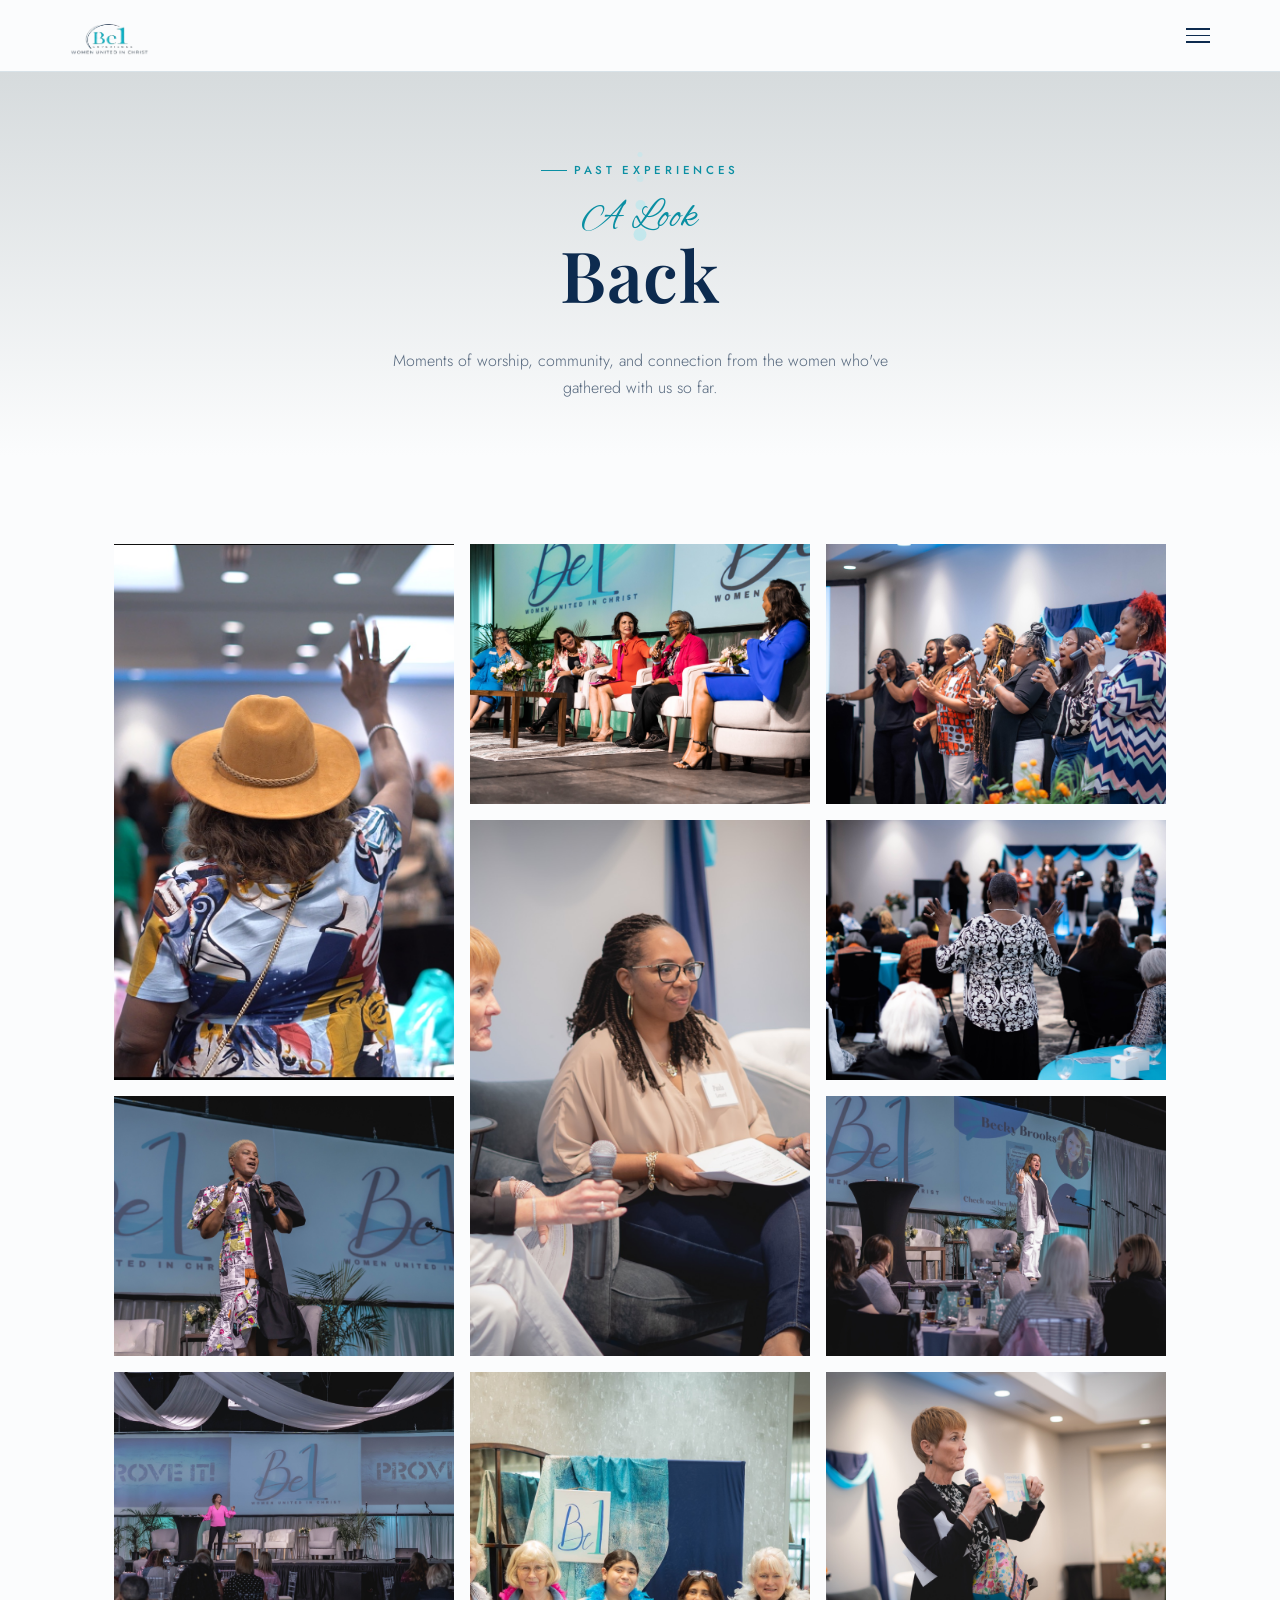
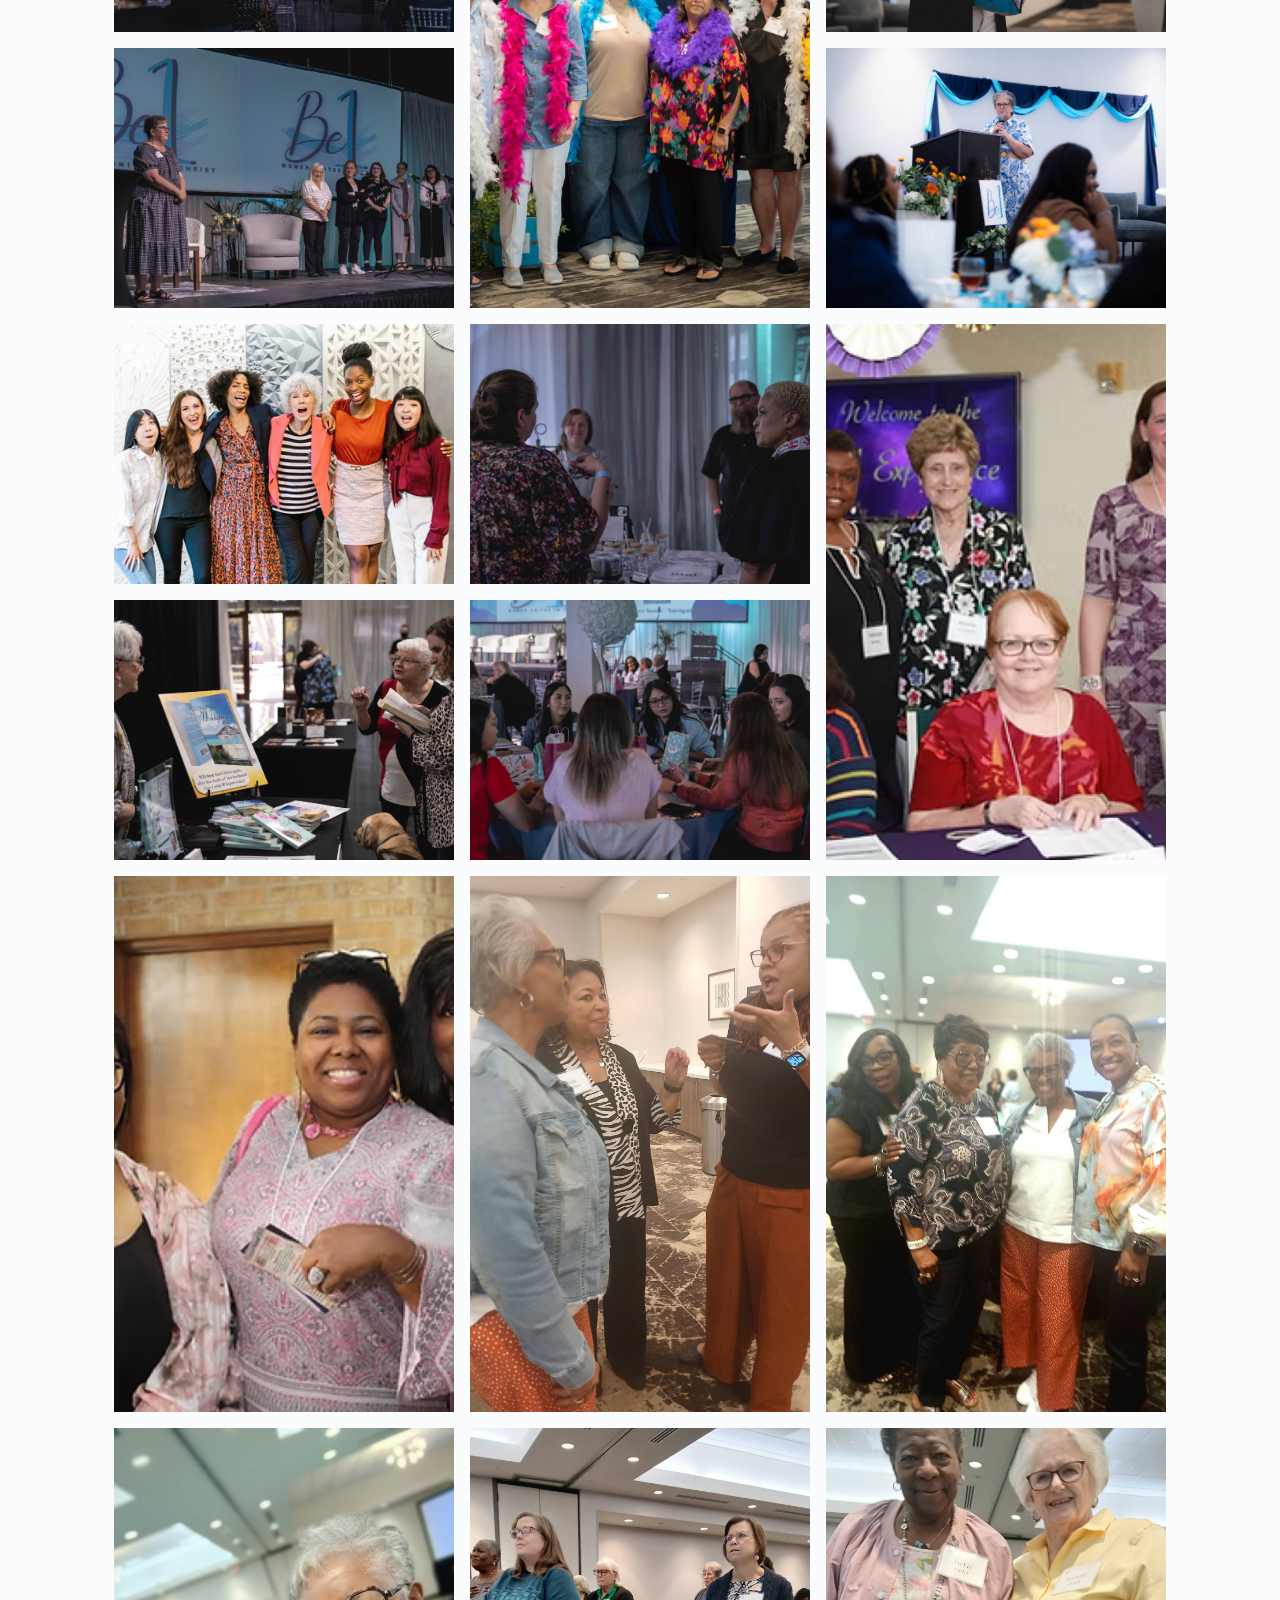
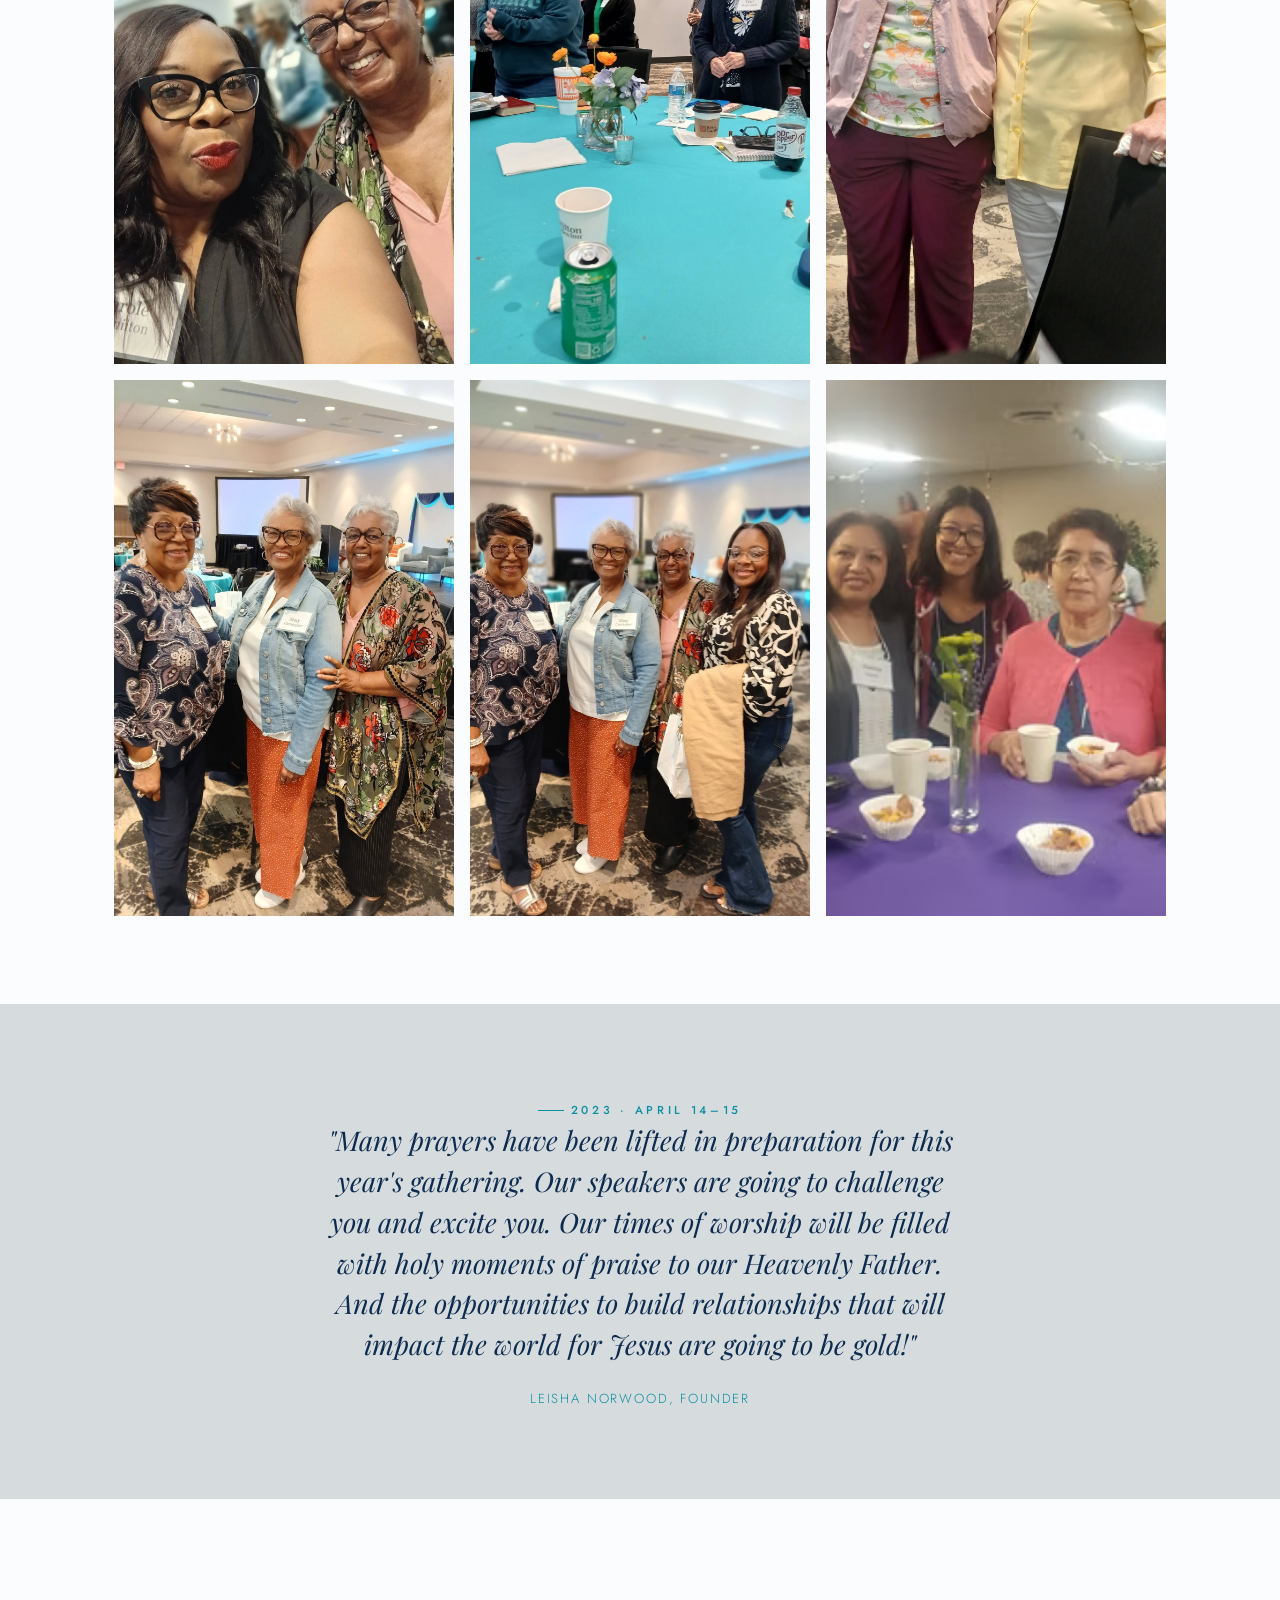
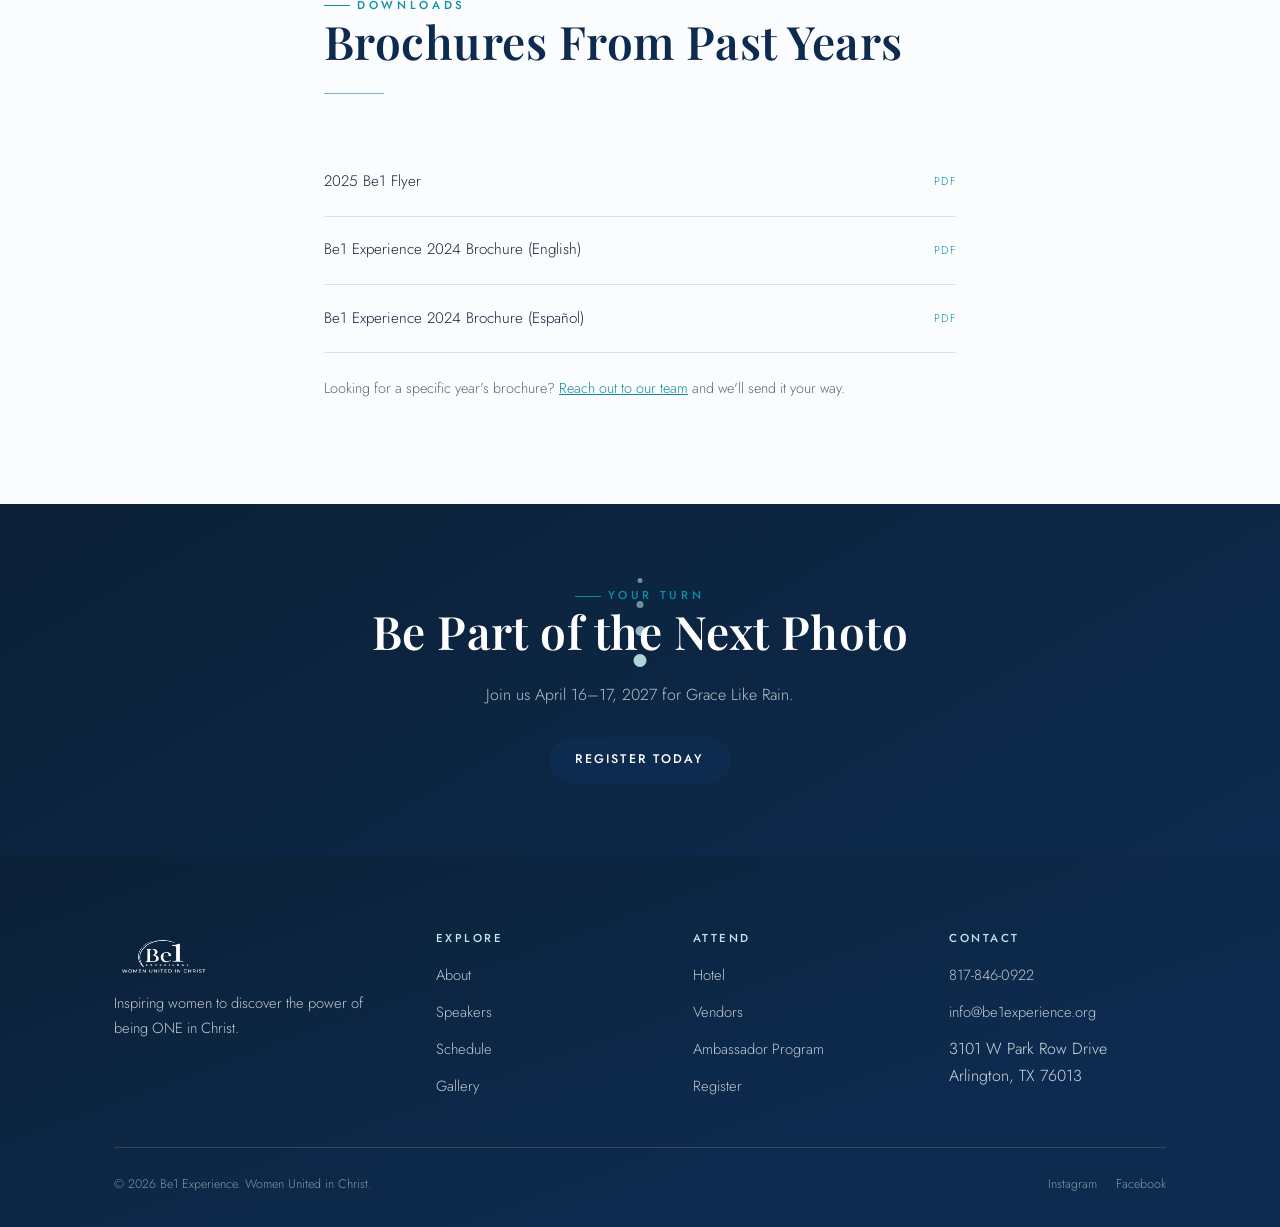
<file: gallery.html>
<!doctype html>
<html lang="en">
<head>
<meta charset="UTF-8">
<meta name="viewport" content="width=device-width, initial-scale=1, viewport-fit=cover">
<title>Gallery — Be1 Experience</title>
<meta name="description" content="Photos and brochures from past Be1 Experience gatherings.">
<link rel="icon" href="assets/images/logo.png">
<link rel="stylesheet" href="css/style.css">
</head>
<body>

<header class="site-header">
  <div class="container">
    <a href="index.html" class="brand" aria-label="Be1 Experience home">
      <img src="assets/images/logo.png" alt="Be1 Experience — Women United in Christ">
    </a>
    <nav class="nav">
      <a href="index.html">Home</a>
      <a href="about.html">About</a>
      <a href="speakers.html">Speakers</a>
      <a href="schedule.html">Schedule</a>
      <a href="hotel.html">Hotel</a>
      <a href="vendors.html">Vendors</a>
      <a href="ambassador.html">Ambassador</a>
      <a href="gallery.html">Gallery</a>
      <a href="contact.html">Contact</a>
      <a href="register.html" class="btn btn-primary">Register</a>
    </nav>
    <button class="nav-toggle" aria-label="Toggle menu" aria-expanded="false"><span></span><span></span><span></span></button>
  </div>
</header>

<main>

  <section class="page-hero">
    <div class="droplets"><span></span><span></span><span></span><span></span></div>
    <div class="container">
      <span class="eyebrow">Past Experiences</span>
      <h1><span class="script" style="font-size:0.55em;">A Look</span> Back</h1>
      <p>Moments of worship, community, and connection from the women who've gathered with us so far.</p>
    </div>
  </section>

  <section>
    <div class="container">
      <div class="gallery-grid reveal">
        <figure class="tall"><img src="assets/images/gallery/worship-crowd.jpg" alt="Attendees raising hands in worship at a past Be1 Experience"></figure>
        <figure><img src="assets/images/gallery/speaker-panel.jpg" alt="Panel of speakers on stage at a past Be1 Experience"></figure>
        <figure><img src="assets/images/gallery/worship-team.jpg" alt="Worship team singing together on stage"></figure>
        <figure class="tall"><img src="assets/images/gallery/panel-chat.jpg" alt="Two women in conversation during a panel session"></figure>
        <figure><img src="assets/images/gallery/worship-hands.jpg" alt="Attendees standing during a worship moment"></figure>
        <figure><img src="assets/images/gallery/lesa-willis.jpg" alt="Lesa Willis singing on stage at a past Be1 Experience"></figure>
        <figure><img src="assets/images/gallery/becky-brooks.jpg" alt="Becky Brooks speaking on stage at a past Be1 Experience"></figure>
        <figure><img src="assets/images/gallery/amanda-box.jpg" alt="Amanda Box speaking on stage at a past Be1 Experience"></figure>
        <figure class="tall"><img src="assets/images/gallery/solo-speaker.jpg" alt="A speaker addressing guests at a past Be1 Experience"></figure>
        <figure><img src="assets/images/gallery/speaker-book.jpg" alt="A speaker holding up a resource booklet on stage"></figure>
        <figure><img src="assets/images/gallery/team-onstage.jpg" alt="Team introduction on stage at a past Be1 Experience"></figure>
        <figure><img src="assets/images/gallery/team-onstage-2.jpg" alt="Team standing together on stage at a past Be1 Experience"></figure>
        <figure><img src="assets/images/gallery/group-photo.jpg" alt="Group of women laughing together at a past Be1 Experience"></figure>
        <figure><img src="assets/images/gallery/photo-booth.jpg" alt="Group of women posing together with feather boas at a past Be1 Experience"></figure>
        <figure class="tall"><img src="assets/images/gallery/welcome-table.jpg" alt="Group of women at the welcome table of a past Be1 Experience"></figure>
        <figure><img src="assets/images/gallery/vendor-booth.jpg" alt="Vendor booth at a past Be1 Experience marketplace"></figure>
        <figure><img src="assets/images/gallery/attendees-tables.jpg" alt="Attendees connecting at tables during a past Be1 Experience"></figure>
        <figure class="tall"><img src="assets/images/gallery/attendees-close.jpg" alt="Attendees smiling together at a past Be1 Experience"></figure>
        <figure class="tall"><img src="assets/images/gallery/candid-01.jpg" alt="Attendees chatting at a past Be1 Experience"></figure>
        <figure class="tall"><img src="assets/images/gallery/candid-02.jpg" alt="Group of women together at a past Be1 Experience"></figure>
        <figure class="tall"><img src="assets/images/gallery/candid-03.jpg" alt="Two women smiling together at a past Be1 Experience"></figure>
        <figure class="tall"><img src="assets/images/gallery/candid-04.jpg" alt="Attendees during a session at a past Be1 Experience"></figure>
        <figure class="tall"><img src="assets/images/gallery/candid-05.jpg" alt="Two women smiling together at a past Be1 Experience"></figure>
        <figure class="tall"><img src="assets/images/gallery/candid-06.jpg" alt="Group of women together at a past Be1 Experience"></figure>
        <figure class="tall"><img src="assets/images/gallery/candid-07.jpg" alt="Group of women together at a past Be1 Experience"></figure>
        <figure class="tall"><img src="assets/images/gallery/fellowship.jpg" alt="Women gathered around a table at a past Be1 fellowship"></figure>
      </div>
    </div>
  </section>

  <section class="section-alt">
    <div class="container-narrow">
      <div class="quote-block reveal">
        <span class="eyebrow" style="justify-content:center;">2023 &middot; April 14&ndash;15</span>
        <blockquote>"Many prayers have been lifted in preparation for this year's gathering. Our speakers are going to challenge you and excite you. Our times of worship will be filled with holy moments of praise to our Heavenly Father. And the opportunities to build relationships that will impact the world for Jesus are going to be gold!"</blockquote>
        <cite>Leisha Norwood, Founder</cite>
      </div>
    </div>
  </section>

  <section>
    <div class="container-narrow">
      <div class="section-head left reveal">
        <span class="eyebrow">Downloads</span>
        <h2>Brochures From Past Years</h2>
        <div class="divider"></div>
      </div>
      <div class="brochure-list reveal">
        <div class="brochure-row">
          <span>2025 Be1 Flyer</span>
          <span class="tag">PDF</span>
        </div>
        <div class="brochure-row">
          <span>Be1 Experience 2024 Brochure (English)</span>
          <span class="tag">PDF</span>
        </div>
        <div class="brochure-row">
          <span>Be1 Experience 2024 Brochure (Espa&ntilde;ol)</span>
          <span class="tag">PDF</span>
        </div>
      </div>
      <p style="margin-top:1.4rem;font-size:0.9rem;">Looking for a specific year's brochure? <a href="contact.html" style="color:var(--teal-deep);text-decoration:underline;">Reach out to our team</a> and we'll send it your way.</p>
    </div>
  </section>

  <section class="cta-banner">
    <div class="droplets"><span></span><span></span><span></span><span></span></div>
    <div class="container-narrow" style="position:relative;z-index:1;">
      <span class="eyebrow" style="justify-content:center;">Your Turn</span>
      <h2>Be Part of the Next Photo</h2>
      <p>Join us April 16&ndash;17, 2027 for Grace Like Rain.</p>
      <a href="register.html" class="btn btn-primary">Register Today</a>
    </div>
  </section>

</main>

<footer class="site-footer">
  <div class="container">
    <div class="footer-grid">
      <div class="footer-brand">
        <img src="assets/images/logo.png" alt="Be1 Experience">
        <p>Inspiring women to discover the power of being ONE in Christ.</p>
      </div>
      <div>
        <h4>Explore</h4>
        <ul>
          <li><a href="about.html">About</a></li>
          <li><a href="speakers.html">Speakers</a></li>
          <li><a href="schedule.html">Schedule</a></li>
          <li><a href="gallery.html">Gallery</a></li>
        </ul>
      </div>
      <div>
        <h4>Attend</h4>
        <ul>
          <li><a href="hotel.html">Hotel</a></li>
          <li><a href="vendors.html">Vendors</a></li>
          <li><a href="ambassador.html">Ambassador Program</a></li>
          <li><a href="register.html">Register</a></li>
        </ul>
      </div>
      <div>
        <h4>Contact</h4>
        <ul>
          <li><a href="tel:8178460922">817-846-0922</a></li>
          <li><a href="mailto:info@be1experience.org">info@be1experience.org</a></li>
          <li>3101 W Park Row Drive<br>Arlington, TX 76013</li>
        </ul>
      </div>
    </div>
    <div class="footer-bottom">
      <span>&copy; 2026 Be1 Experience. Women United in Christ.</span>
      <div class="footer-social">
        <a href="https://instagram.com/be1_experience" target="_blank" rel="noopener">Instagram</a>
        <a href="https://facebook.com/be1experience" target="_blank" rel="noopener">Facebook</a>
      </div>
    </div>
  </div>
</footer>
<script src="js/main.js"></script>
</body>
</html>
</file>
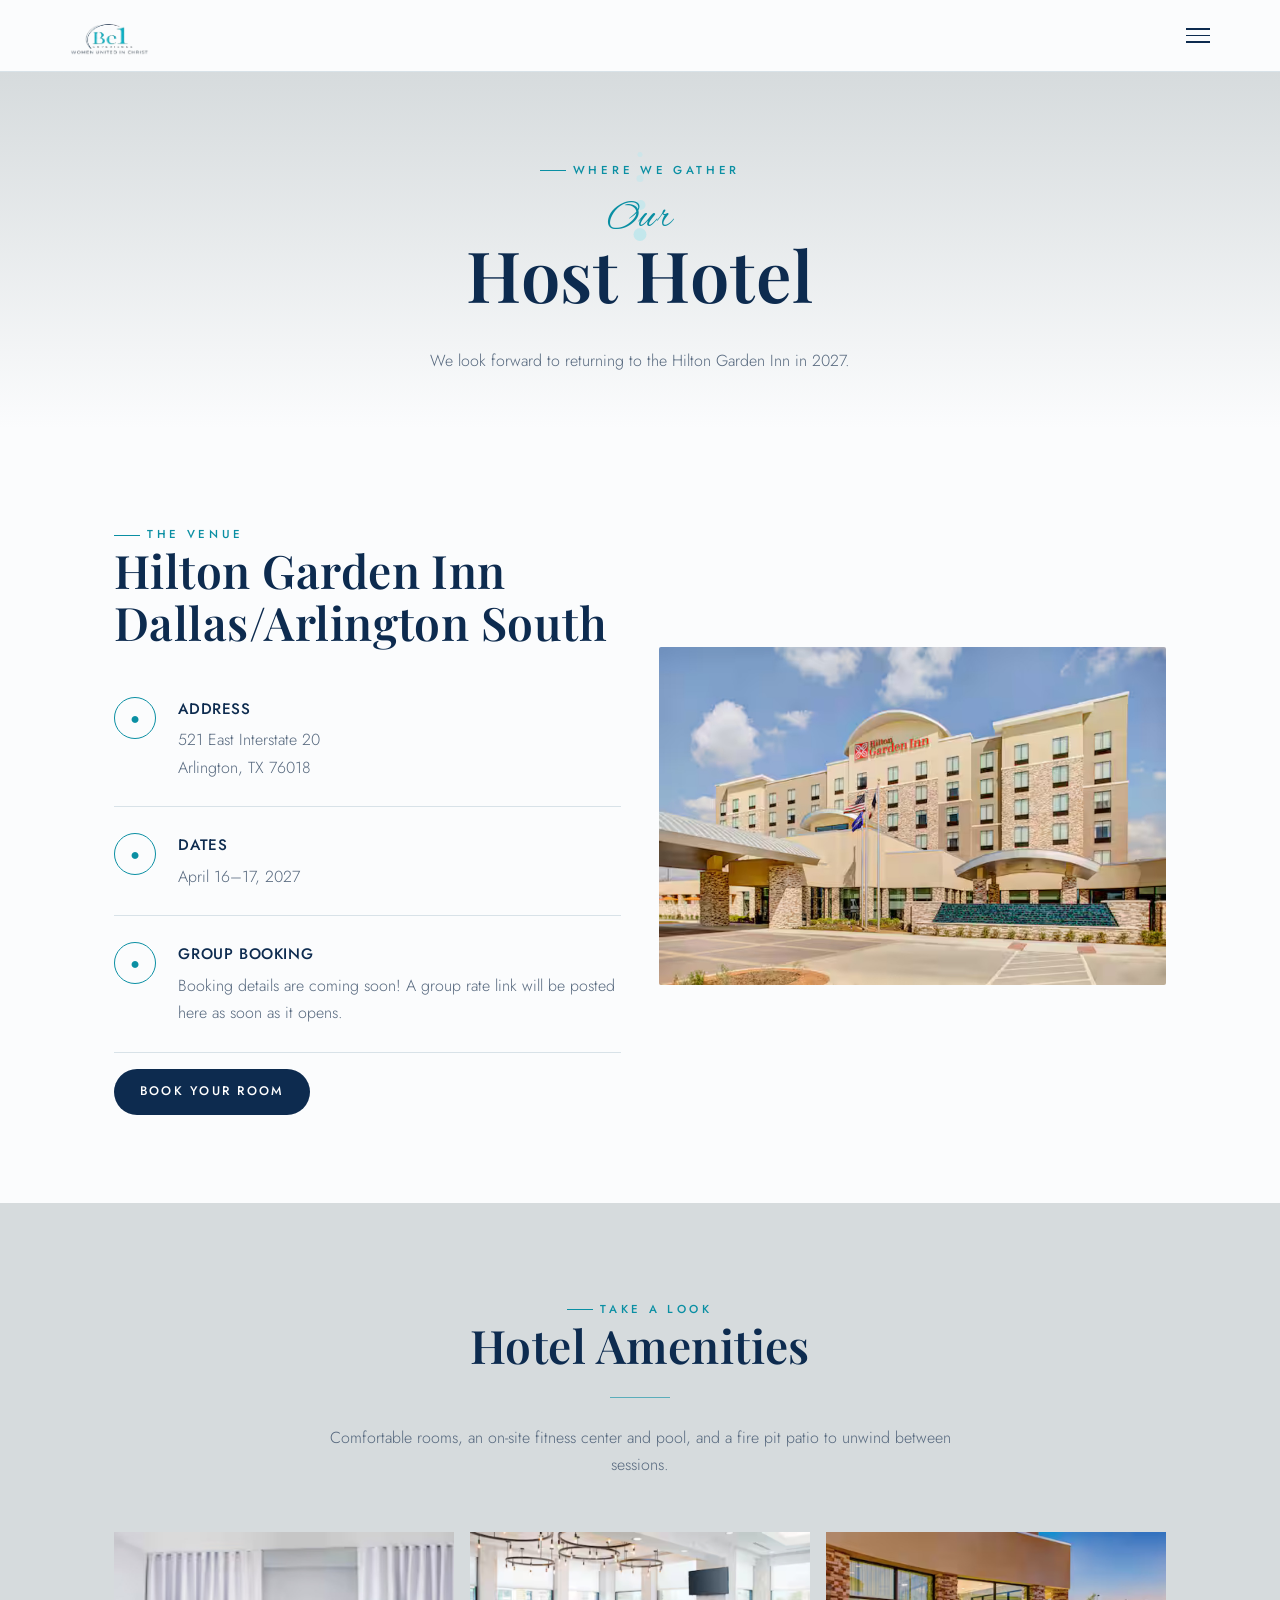
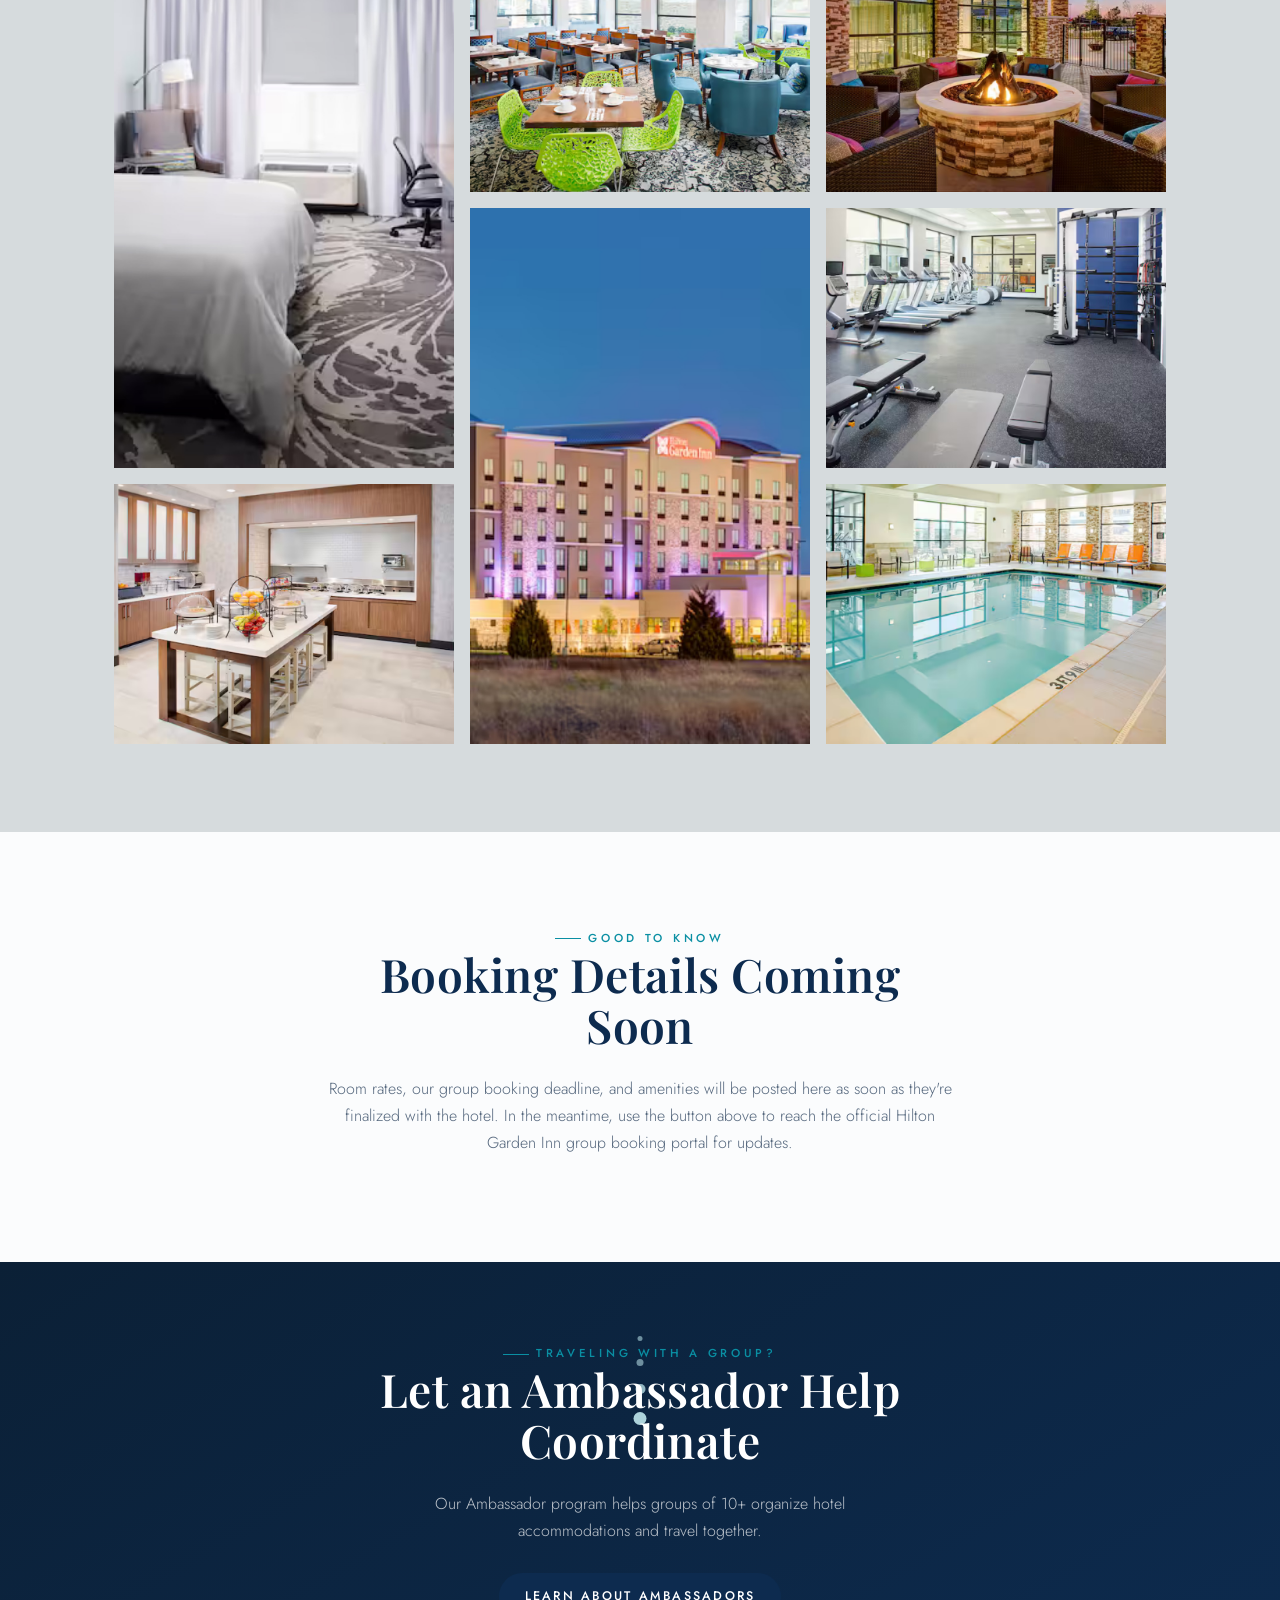
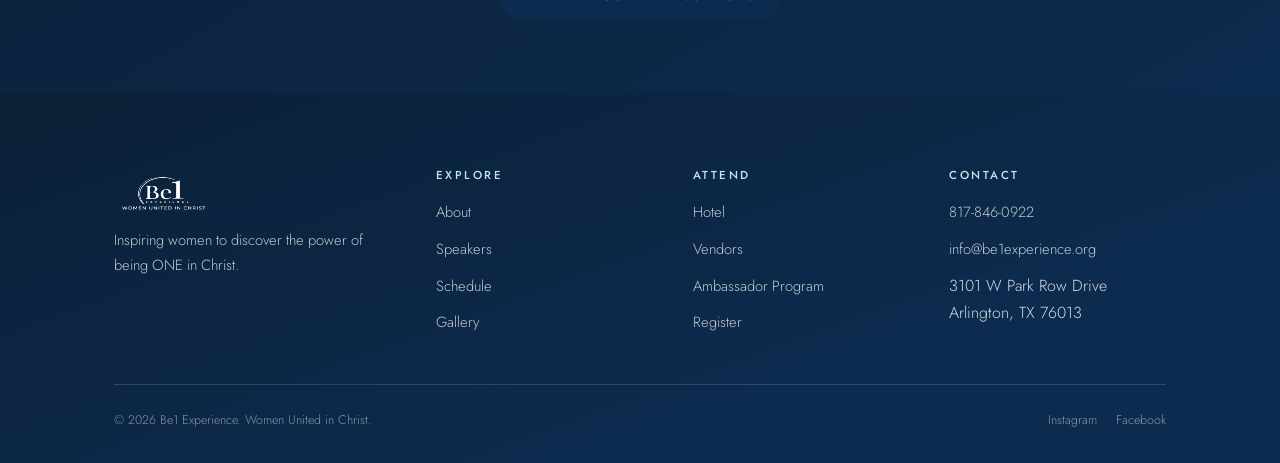
<file: hotel.html>
<!doctype html>
<html lang="en">
<head>
<meta charset="UTF-8">
<meta name="viewport" content="width=device-width, initial-scale=1, viewport-fit=cover">
<title>Hotel — Be1 Experience</title>
<meta name="description" content="Be1 Experience 2027 is hosted at the Hilton Garden Inn Dallas/Arlington South, 521 East Interstate 20, Arlington, TX 76018.">
<link rel="icon" href="assets/images/logo.png">
<link rel="stylesheet" href="css/style.css">
</head>
<body>

<header class="site-header">
  <div class="container">
    <a href="index.html" class="brand" aria-label="Be1 Experience home">
      <img src="assets/images/logo.png" alt="Be1 Experience — Women United in Christ">
    </a>
    <nav class="nav">
      <a href="index.html">Home</a>
      <a href="about.html">About</a>
      <a href="speakers.html">Speakers</a>
      <a href="schedule.html">Schedule</a>
      <a href="hotel.html">Hotel</a>
      <a href="vendors.html">Vendors</a>
      <a href="ambassador.html">Ambassador</a>
      <a href="gallery.html">Gallery</a>
      <a href="contact.html">Contact</a>
      <a href="register.html" class="btn btn-primary">Register</a>
    </nav>
    <button class="nav-toggle" aria-label="Toggle menu" aria-expanded="false"><span></span><span></span><span></span></button>
  </div>
</header>

<main>

  <section class="page-hero">
    <div class="droplets"><span></span><span></span><span></span><span></span></div>
    <div class="container">
      <span class="eyebrow">Where We Gather</span>
      <h1><span class="script" style="font-size:0.55em;">Our</span> Host Hotel</h1>
      <p>We look forward to returning to the Hilton Garden Inn in 2027.</p>
    </div>
  </section>

  <section>
    <div class="container">
      <div class="grid-2" style="align-items:center;">
        <div class="reveal">
          <span class="eyebrow">The Venue</span>
          <h2>Hilton Garden Inn <span style="white-space:nowrap;">Dallas/Arlington South</span></h2>
          <div class="info-row">
            <div class="icon">&#9679;</div>
            <div>
              <h4>Address</h4>
              <p>521 East Interstate 20<br>Arlington, TX 76018</p>
            </div>
          </div>
          <div class="info-row">
            <div class="icon">&#9679;</div>
            <div>
              <h4>Dates</h4>
              <p>April 16&ndash;17, 2027</p>
            </div>
          </div>
          <div class="info-row">
            <div class="icon">&#9679;</div>
            <div>
              <h4>Group Booking</h4>
              <p>Booking details are coming soon! A group rate link will be posted here as soon as it opens.</p>
            </div>
          </div>
          <a href="https://group.hiltongardeninn.com/wanm93" target="_blank" rel="noopener" class="btn btn-primary" style="margin-top:1rem;">Book Your Room</a>
        </div>
        <div class="reveal">
          <img src="assets/images/hotel/exterior-day.jpg" alt="Hilton Garden Inn Dallas/Arlington South exterior" style="border-radius:2px;">
        </div>
      </div>
    </div>
  </section>

  <section class="section-alt">
    <div class="container">
      <div class="section-head reveal">
        <span class="eyebrow">Take a Look</span>
        <h2>Hotel Amenities</h2>
        <div class="divider"></div>
        <p>Comfortable rooms, an on-site fitness center and pool, and a fire pit patio to unwind between sessions.</p>
      </div>
      <div class="gallery-grid reveal">
        <figure class="tall"><img src="assets/images/hotel/guest-room.jpg" alt="Hilton Garden Inn guest room"></figure>
        <figure><img src="assets/images/hotel/breakfast-dining.jpg" alt="Hilton Garden Inn breakfast dining area"></figure>
        <figure><img src="assets/images/hotel/firepit-patio.jpg" alt="Hilton Garden Inn outdoor fire pit patio"></figure>
        <figure class="tall"><img src="assets/images/hotel/exterior-night.jpg" alt="Hilton Garden Inn exterior at night"></figure>
        <figure><img src="assets/images/hotel/fitness-center.jpg" alt="Hilton Garden Inn fitness center"></figure>
        <figure><img src="assets/images/hotel/breakfast-buffet.jpg" alt="Hilton Garden Inn breakfast buffet"></figure>
        <figure><img src="assets/images/hotel/pool.jpg" alt="Hilton Garden Inn indoor pool"></figure>
      </div>
    </div>
  </section>

  <section>
    <div class="container-narrow" style="text-align:center;">
      <div class="reveal">
        <span class="eyebrow" style="justify-content:center;">Good to Know</span>
        <h2>Booking Details Coming Soon</h2>
        <p>Room rates, our group booking deadline, and amenities will be posted here as soon as they're finalized with the hotel. In the meantime, use the button above to reach the official Hilton Garden Inn group booking portal for updates.</p>
      </div>
    </div>
  </section>

  <section class="cta-banner">
    <div class="droplets"><span></span><span></span><span></span><span></span></div>
    <div class="container-narrow" style="position:relative;z-index:1;">
      <span class="eyebrow" style="justify-content:center;">Traveling With a Group?</span>
      <h2>Let an Ambassador Help Coordinate</h2>
      <p>Our Ambassador program helps groups of 10+ organize hotel accommodations and travel together.</p>
      <a href="ambassador.html" class="btn btn-primary">Learn About Ambassadors</a>
    </div>
  </section>

</main>

<footer class="site-footer">
  <div class="container">
    <div class="footer-grid">
      <div class="footer-brand">
        <img src="assets/images/logo.png" alt="Be1 Experience">
        <p>Inspiring women to discover the power of being ONE in Christ.</p>
      </div>
      <div>
        <h4>Explore</h4>
        <ul>
          <li><a href="about.html">About</a></li>
          <li><a href="speakers.html">Speakers</a></li>
          <li><a href="schedule.html">Schedule</a></li>
          <li><a href="gallery.html">Gallery</a></li>
        </ul>
      </div>
      <div>
        <h4>Attend</h4>
        <ul>
          <li><a href="hotel.html">Hotel</a></li>
          <li><a href="vendors.html">Vendors</a></li>
          <li><a href="ambassador.html">Ambassador Program</a></li>
          <li><a href="register.html">Register</a></li>
        </ul>
      </div>
      <div>
        <h4>Contact</h4>
        <ul>
          <li><a href="tel:8178460922">817-846-0922</a></li>
          <li><a href="mailto:info@be1experience.org">info@be1experience.org</a></li>
          <li>3101 W Park Row Drive<br>Arlington, TX 76013</li>
        </ul>
      </div>
    </div>
    <div class="footer-bottom">
      <span>&copy; 2026 Be1 Experience. Women United in Christ.</span>
      <div class="footer-social">
        <a href="https://instagram.com/be1_experience" target="_blank" rel="noopener">Instagram</a>
        <a href="https://facebook.com/be1experience" target="_blank" rel="noopener">Facebook</a>
      </div>
    </div>
  </div>
</footer>
<script src="js/main.js"></script>
</body>
</html>
</file>
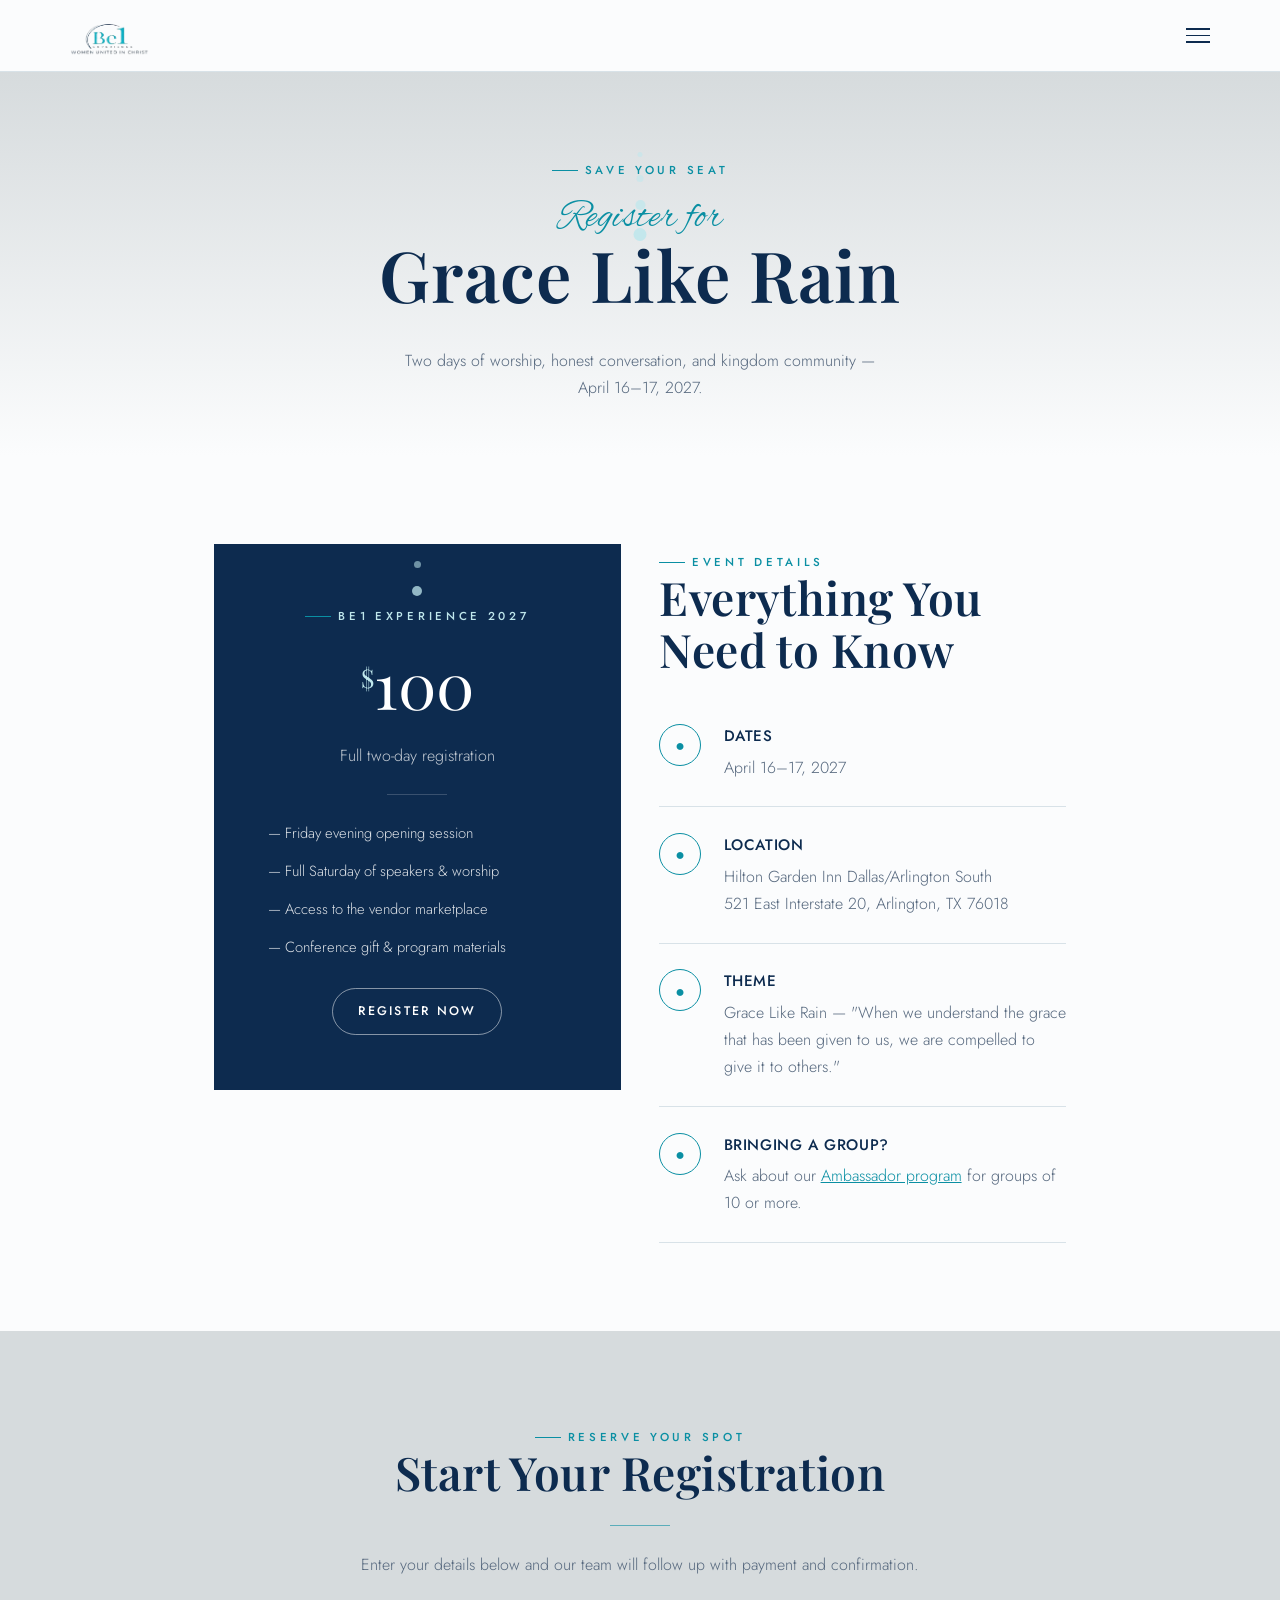
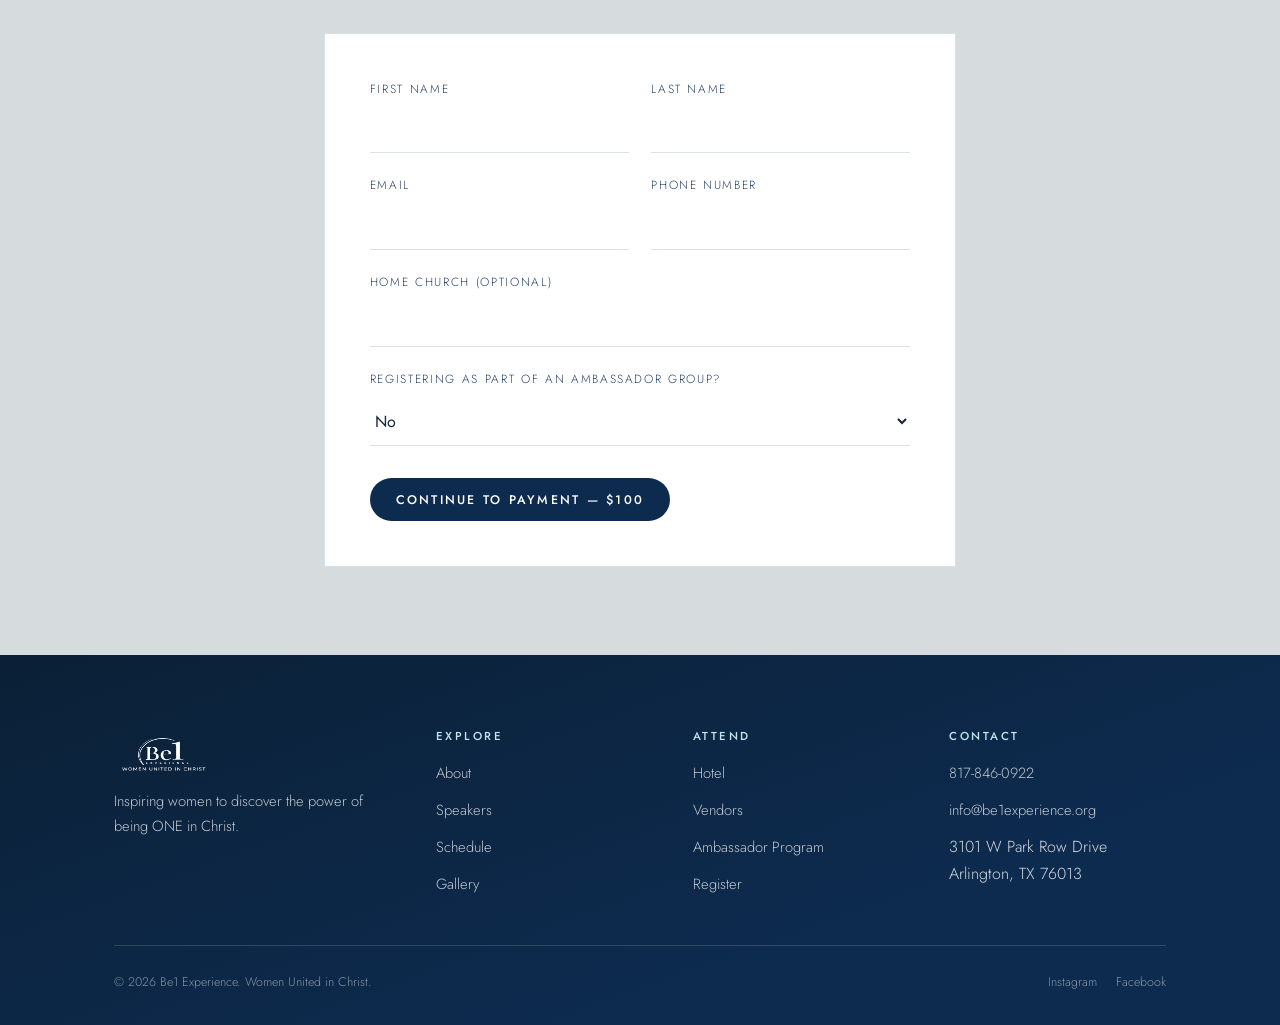
<file: register.html>
<!doctype html>
<html lang="en">
<head>
<meta charset="UTF-8">
<meta name="viewport" content="width=device-width, initial-scale=1, viewport-fit=cover">
<title>Register — Be1 Experience 2027</title>
<meta name="description" content="Register for Be1 Experience 2027, Grace Like Rain. April 16–17, 2027 at the Hilton Garden Inn Dallas/Arlington South. $100.">
<link rel="icon" href="assets/images/logo.png">
<link rel="stylesheet" href="css/style.css">
</head>
<body>

<header class="site-header">
  <div class="container">
    <a href="index.html" class="brand" aria-label="Be1 Experience home">
      <img src="assets/images/logo.png" alt="Be1 Experience — Women United in Christ">
    </a>
    <nav class="nav">
      <a href="index.html">Home</a>
      <a href="about.html">About</a>
      <a href="speakers.html">Speakers</a>
      <a href="schedule.html">Schedule</a>
      <a href="hotel.html">Hotel</a>
      <a href="vendors.html">Vendors</a>
      <a href="ambassador.html">Ambassador</a>
      <a href="gallery.html">Gallery</a>
      <a href="contact.html">Contact</a>
      <a href="register.html" class="btn btn-primary">Register</a>
    </nav>
    <button class="nav-toggle" aria-label="Toggle menu" aria-expanded="false"><span></span><span></span><span></span></button>
  </div>
</header>

<main>

  <section class="page-hero">
    <div class="droplets"><span></span><span></span><span></span><span></span></div>
    <div class="container">
      <span class="eyebrow">Save Your Seat</span>
      <h1><span class="script" style="font-size:0.55em;">Register for</span> Grace Like Rain</h1>
      <p>Two days of worship, honest conversation, and kingdom community &mdash; April 16&ndash;17, 2027.</p>
    </div>
  </section>

  <section>
    <div class="container" style="max-width:980px;">
      <div class="grid-2" style="align-items:flex-start;">

        <div class="price-panel reveal">
          <div class="droplets" style="position:absolute;top:-6px;left:50%;"><span></span><span></span><span></span></div>
          <span class="eyebrow" style="justify-content:center;color:var(--teal-mist);">Be1 Experience 2027</span>
          <div class="amount"><sup>$</sup>100</div>
          <p>Full two-day registration</p>
          <div class="divider" style="background:rgba(255,255,255,0.3);"></div>
          <div style="text-align:left;display:flex;flex-direction:column;gap:0.8rem;font-size:0.92rem;color:rgba(255,255,255,0.85);">
            <span>&mdash; Friday evening opening session</span>
            <span>&mdash; Full Saturday of speakers &amp; worship</span>
            <span>&mdash; Access to the vendor marketplace</span>
            <span>&mdash; Conference gift &amp; program materials</span>
          </div>
          <a href="#register-form" class="btn btn-ghost-light" style="margin-top:1.8rem;">Register Now</a>
        </div>

        <div class="reveal">
          <span class="eyebrow">Event Details</span>
          <h2>Everything You Need to Know</h2>
          <div class="info-row">
            <div class="icon">&#9679;</div>
            <div><h4>Dates</h4><p>April 16&ndash;17, 2027</p></div>
          </div>
          <div class="info-row">
            <div class="icon">&#9679;</div>
            <div><h4>Location</h4><p>Hilton Garden Inn Dallas/Arlington South<br>521 East Interstate 20, Arlington, TX 76018</p></div>
          </div>
          <div class="info-row">
            <div class="icon">&#9679;</div>
            <div><h4>Theme</h4><p>Grace Like Rain &mdash; "When we understand the grace that has been given to us, we are compelled to give it to others."</p></div>
          </div>
          <div class="info-row">
            <div class="icon">&#9679;</div>
            <div><h4>Bringing a Group?</h4><p>Ask about our <a href="ambassador.html" style="color:var(--teal-deep);text-decoration:underline;">Ambassador program</a> for groups of 10 or more.</p></div>
          </div>
        </div>

      </div>
    </div>
  </section>

  <section class="section-alt" id="register-form">
    <div class="container-narrow">
      <div class="section-head reveal">
        <span class="eyebrow">Reserve Your Spot</span>
        <h2>Start Your Registration</h2>
        <div class="divider"></div>
        <p>Enter your details below and our team will follow up with payment and confirmation.</p>
      </div>
      <form class="form-panel reveal" id="registration-form">
        <div class="field-row">
          <div class="field">
            <label for="r-first">First Name</label>
            <input id="r-first" type="text" required>
          </div>
          <div class="field">
            <label for="r-last">Last Name</label>
            <input id="r-last" type="text" required>
          </div>
        </div>
        <div class="field-row">
          <div class="field">
            <label for="r-email">Email</label>
            <input id="r-email" type="email" required>
          </div>
          <div class="field">
            <label for="r-phone">Phone Number</label>
            <input id="r-phone" type="tel" required>
          </div>
        </div>
        <div class="field">
          <label for="r-church">Home Church (optional)</label>
          <input id="r-church" type="text">
        </div>
        <div class="field">
          <label for="r-group">Registering as part of an Ambassador group?</label>
          <select id="r-group">
            <option>No</option>
            <option>Yes</option>
          </select>
        </div>
        <button type="submit" class="btn btn-primary" style="margin-top:0.6rem;">Continue to Payment &mdash; $100</button>
      </form>
    </div>
  </section>

</main>

<footer class="site-footer">
  <div class="container">
    <div class="footer-grid">
      <div class="footer-brand">
        <img src="assets/images/logo.png" alt="Be1 Experience">
        <p>Inspiring women to discover the power of being ONE in Christ.</p>
      </div>
      <div>
        <h4>Explore</h4>
        <ul>
          <li><a href="about.html">About</a></li>
          <li><a href="speakers.html">Speakers</a></li>
          <li><a href="schedule.html">Schedule</a></li>
          <li><a href="gallery.html">Gallery</a></li>
        </ul>
      </div>
      <div>
        <h4>Attend</h4>
        <ul>
          <li><a href="hotel.html">Hotel</a></li>
          <li><a href="vendors.html">Vendors</a></li>
          <li><a href="ambassador.html">Ambassador Program</a></li>
          <li><a href="register.html">Register</a></li>
        </ul>
      </div>
      <div>
        <h4>Contact</h4>
        <ul>
          <li><a href="tel:8178460922">817-846-0922</a></li>
          <li><a href="mailto:info@be1experience.org">info@be1experience.org</a></li>
          <li>3101 W Park Row Drive<br>Arlington, TX 76013</li>
        </ul>
      </div>
    </div>
    <div class="footer-bottom">
      <span>&copy; 2026 Be1 Experience. Women United in Christ.</span>
      <div class="footer-social">
        <a href="https://instagram.com/be1_experience" target="_blank" rel="noopener">Instagram</a>
        <a href="https://facebook.com/be1experience" target="_blank" rel="noopener">Facebook</a>
      </div>
    </div>
  </div>
</footer>
<script src="js/main.js"></script>
</body>
</html>
</file>
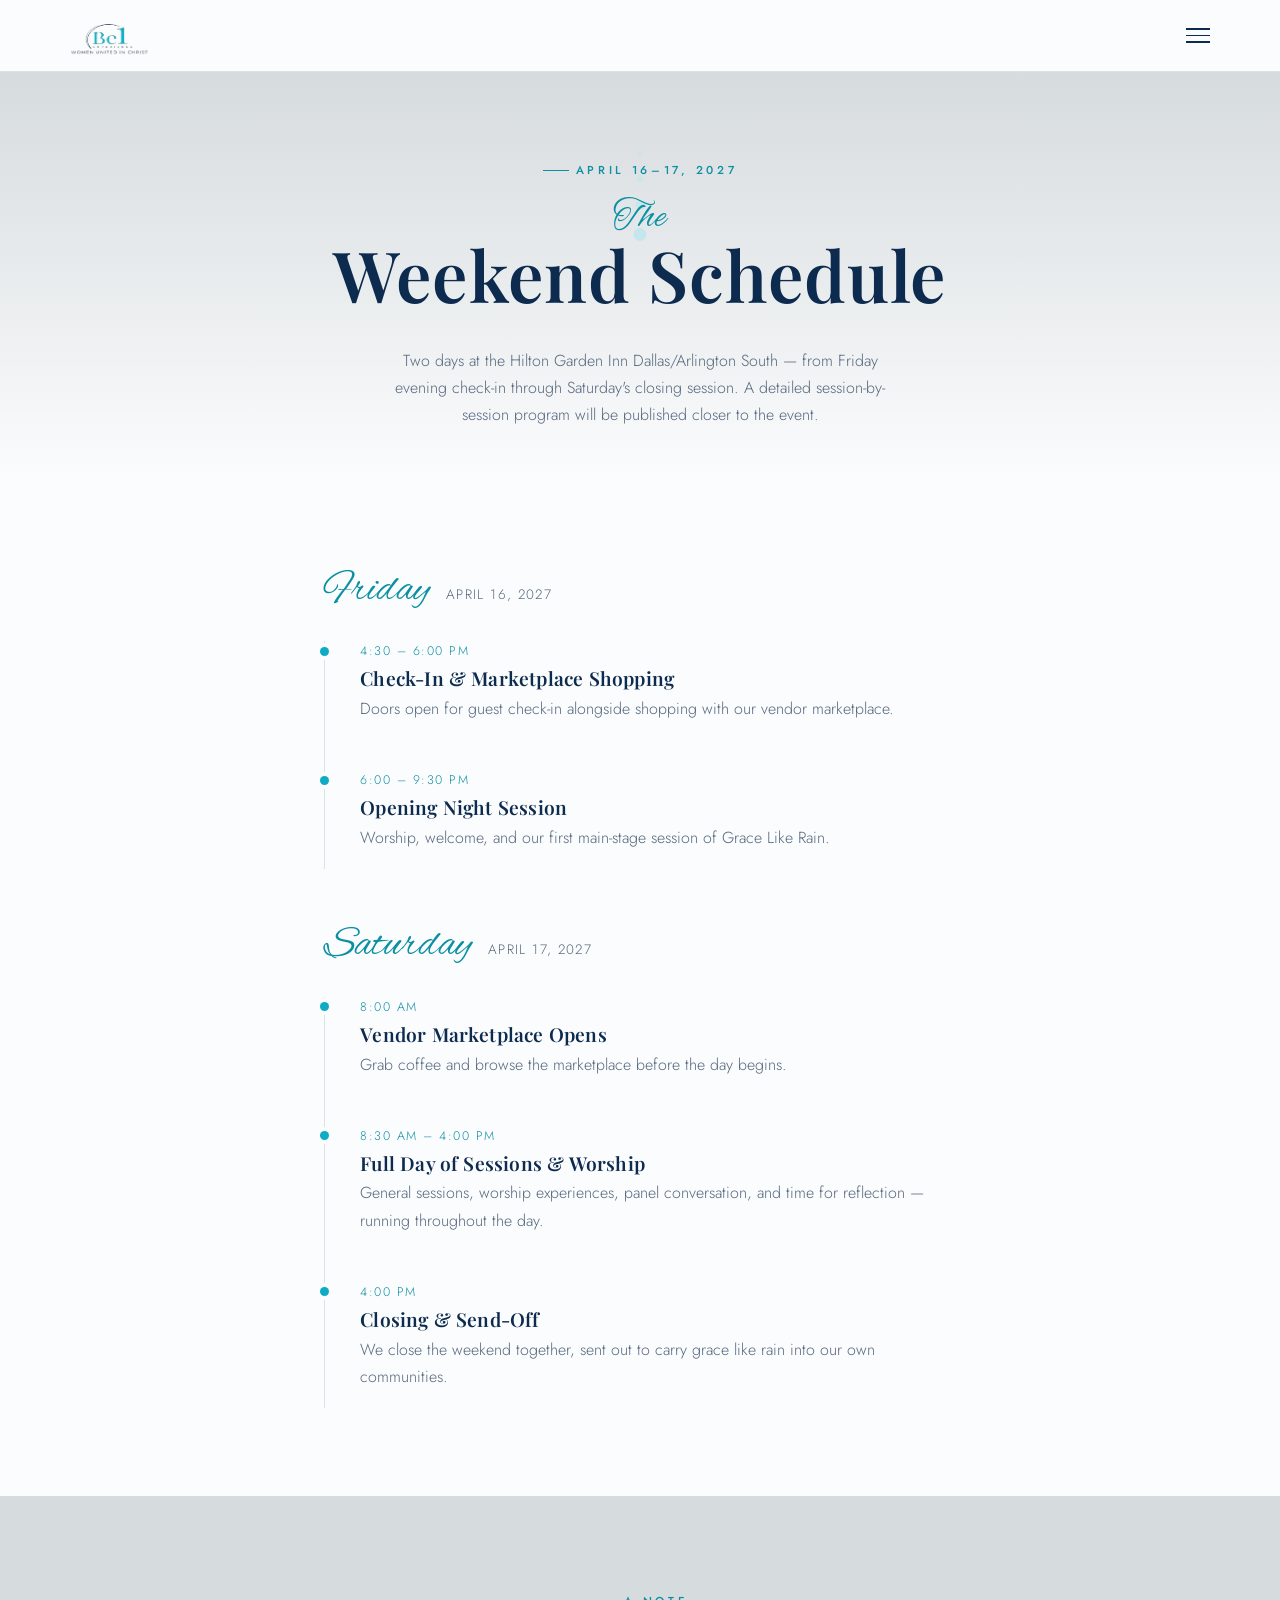
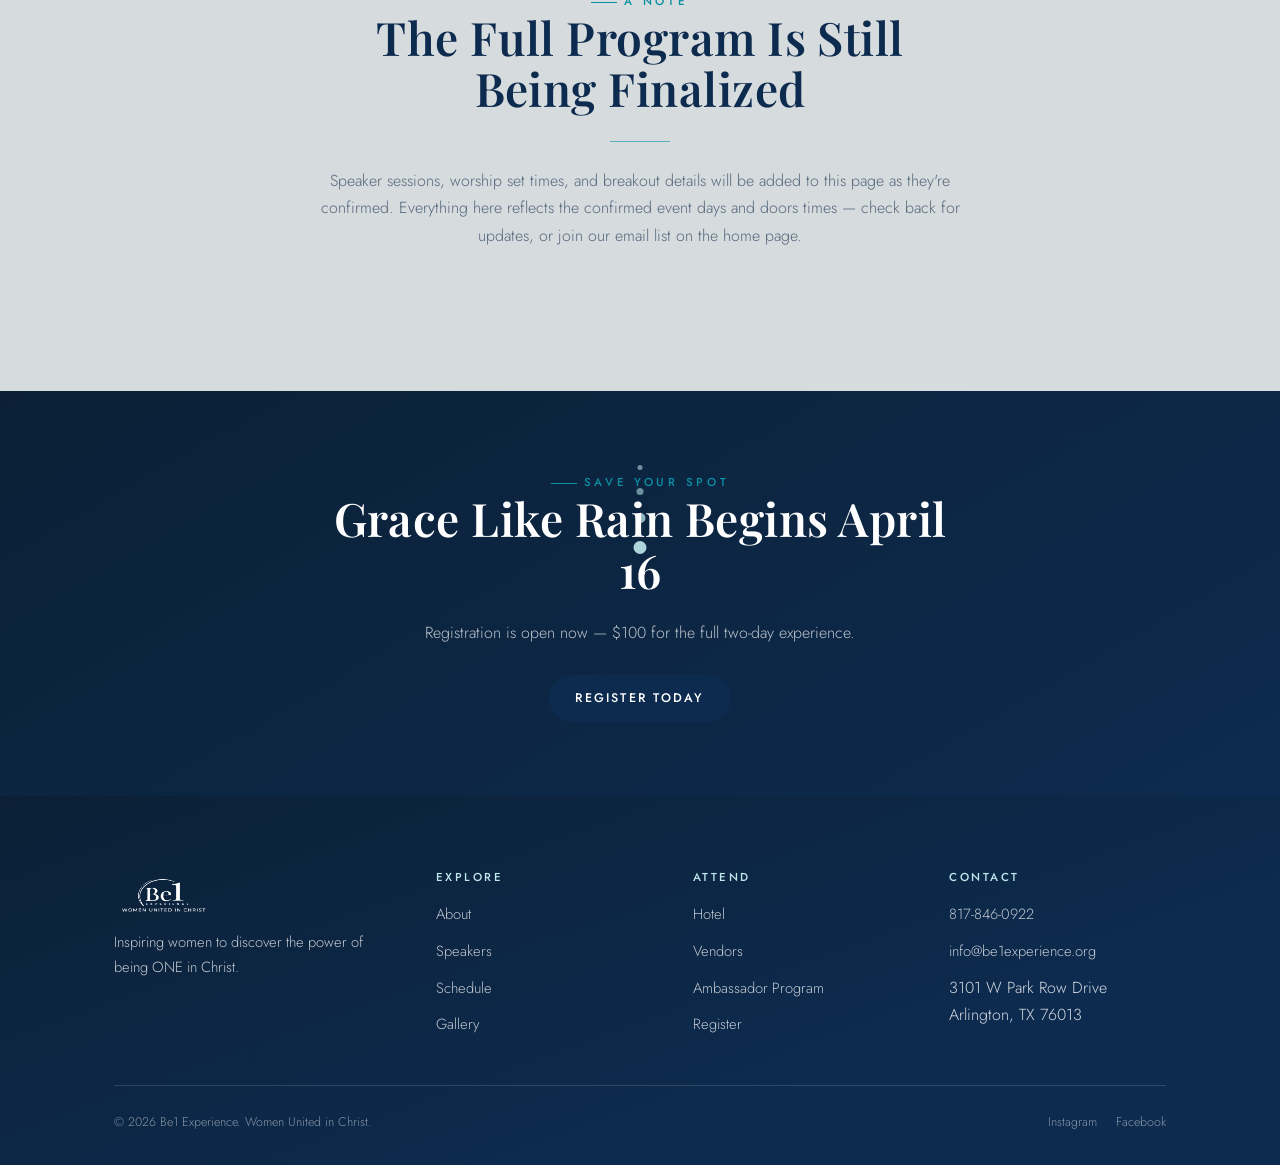
<file: schedule.html>
<!doctype html>
<html lang="en">
<head>
<meta charset="UTF-8">
<meta name="viewport" content="width=device-width, initial-scale=1, viewport-fit=cover">
<title>Schedule — Be1 Experience</title>
<meta name="description" content="Two-day schedule for Be1 Experience 2027, Grace Like Rain. April 16–17, 2027 at the Hilton Garden Inn Dallas/Arlington South.">
<link rel="icon" href="assets/images/logo.png">
<link rel="stylesheet" href="css/style.css">
</head>
<body>

<header class="site-header">
  <div class="container">
    <a href="index.html" class="brand" aria-label="Be1 Experience home">
      <img src="assets/images/logo.png" alt="Be1 Experience — Women United in Christ">
    </a>
    <nav class="nav">
      <a href="index.html">Home</a>
      <a href="about.html">About</a>
      <a href="speakers.html">Speakers</a>
      <a href="schedule.html">Schedule</a>
      <a href="hotel.html">Hotel</a>
      <a href="vendors.html">Vendors</a>
      <a href="ambassador.html">Ambassador</a>
      <a href="gallery.html">Gallery</a>
      <a href="contact.html">Contact</a>
      <a href="register.html" class="btn btn-primary">Register</a>
    </nav>
    <button class="nav-toggle" aria-label="Toggle menu" aria-expanded="false"><span></span><span></span><span></span></button>
  </div>
</header>

<main>

  <section class="page-hero">
    <div class="droplets"><span></span><span></span><span></span><span></span></div>
    <div class="container">
      <span class="eyebrow">April 16&ndash;17, 2027</span>
      <h1><span class="script" style="font-size:0.55em;">The</span> Weekend Schedule</h1>
      <p>Two days at the Hilton Garden Inn Dallas/Arlington South &mdash; from Friday evening check-in through Saturday's closing session. A detailed session-by-session program will be published closer to the event.</p>
    </div>
  </section>

  <section>
    <div class="container-narrow">

      <div class="day-block reveal">
        <div class="day-label">
          <span class="script">Friday</span>
          <span class="date">April 16, 2027</span>
        </div>
        <div class="timeline">
          <div class="timeline-item">
            <time>4:30 &ndash; 6:00 PM</time>
            <h3>Check-In &amp; Marketplace Shopping</h3>
            <p>Doors open for guest check-in alongside shopping with our vendor marketplace.</p>
          </div>
          <div class="timeline-item">
            <time>6:00 &ndash; 9:30 PM</time>
            <h3>Opening Night Session</h3>
            <p>Worship, welcome, and our first main-stage session of Grace Like Rain.</p>
          </div>
        </div>
      </div>

      <div class="day-block reveal">
        <div class="day-label">
          <span class="script">Saturday</span>
          <span class="date">April 17, 2027</span>
        </div>
        <div class="timeline">
          <div class="timeline-item">
            <time>8:00 AM</time>
            <h3>Vendor Marketplace Opens</h3>
            <p>Grab coffee and browse the marketplace before the day begins.</p>
          </div>
          <div class="timeline-item">
            <time>8:30 AM &ndash; 4:00 PM</time>
            <h3>Full Day of Sessions &amp; Worship</h3>
            <p>General sessions, worship experiences, panel conversation, and time for reflection &mdash; running throughout the day.</p>
          </div>
          <div class="timeline-item">
            <time>4:00 PM</time>
            <h3>Closing &amp; Send-Off</h3>
            <p>We close the weekend together, sent out to carry grace like rain into our own communities.</p>
          </div>
        </div>
      </div>

    </div>
  </section>

  <section class="section-alt">
    <div class="container">
      <div class="section-head reveal">
        <span class="eyebrow">A Note</span>
        <h2>The Full Program Is Still Being Finalized</h2>
        <div class="divider"></div>
        <p>Speaker sessions, worship set times, and breakout details will be added to this page as they're confirmed. Everything here reflects the confirmed event days and doors times &mdash; check back for updates, or join our email list on the home page.</p>
      </div>
    </div>
  </section>

  <section class="cta-banner">
    <div class="droplets"><span></span><span></span><span></span><span></span></div>
    <div class="container-narrow" style="position:relative;z-index:1;">
      <span class="eyebrow" style="justify-content:center;">Save Your Spot</span>
      <h2>Grace Like Rain Begins April 16</h2>
      <p>Registration is open now &mdash; $100 for the full two-day experience.</p>
      <a href="register.html" class="btn btn-primary">Register Today</a>
    </div>
  </section>

</main>

<footer class="site-footer">
  <div class="container">
    <div class="footer-grid">
      <div class="footer-brand">
        <img src="assets/images/logo.png" alt="Be1 Experience">
        <p>Inspiring women to discover the power of being ONE in Christ.</p>
      </div>
      <div>
        <h4>Explore</h4>
        <ul>
          <li><a href="about.html">About</a></li>
          <li><a href="speakers.html">Speakers</a></li>
          <li><a href="schedule.html">Schedule</a></li>
          <li><a href="gallery.html">Gallery</a></li>
        </ul>
      </div>
      <div>
        <h4>Attend</h4>
        <ul>
          <li><a href="hotel.html">Hotel</a></li>
          <li><a href="vendors.html">Vendors</a></li>
          <li><a href="ambassador.html">Ambassador Program</a></li>
          <li><a href="register.html">Register</a></li>
        </ul>
      </div>
      <div>
        <h4>Contact</h4>
        <ul>
          <li><a href="tel:8178460922">817-846-0922</a></li>
          <li><a href="mailto:info@be1experience.org">info@be1experience.org</a></li>
          <li>3101 W Park Row Drive<br>Arlington, TX 76013</li>
        </ul>
      </div>
    </div>
    <div class="footer-bottom">
      <span>&copy; 2026 Be1 Experience. Women United in Christ.</span>
      <div class="footer-social">
        <a href="https://instagram.com/be1_experience" target="_blank" rel="noopener">Instagram</a>
        <a href="https://facebook.com/be1experience" target="_blank" rel="noopener">Facebook</a>
      </div>
    </div>
  </div>
</footer>
<script src="js/main.js"></script>
</body>
</html>
</file>
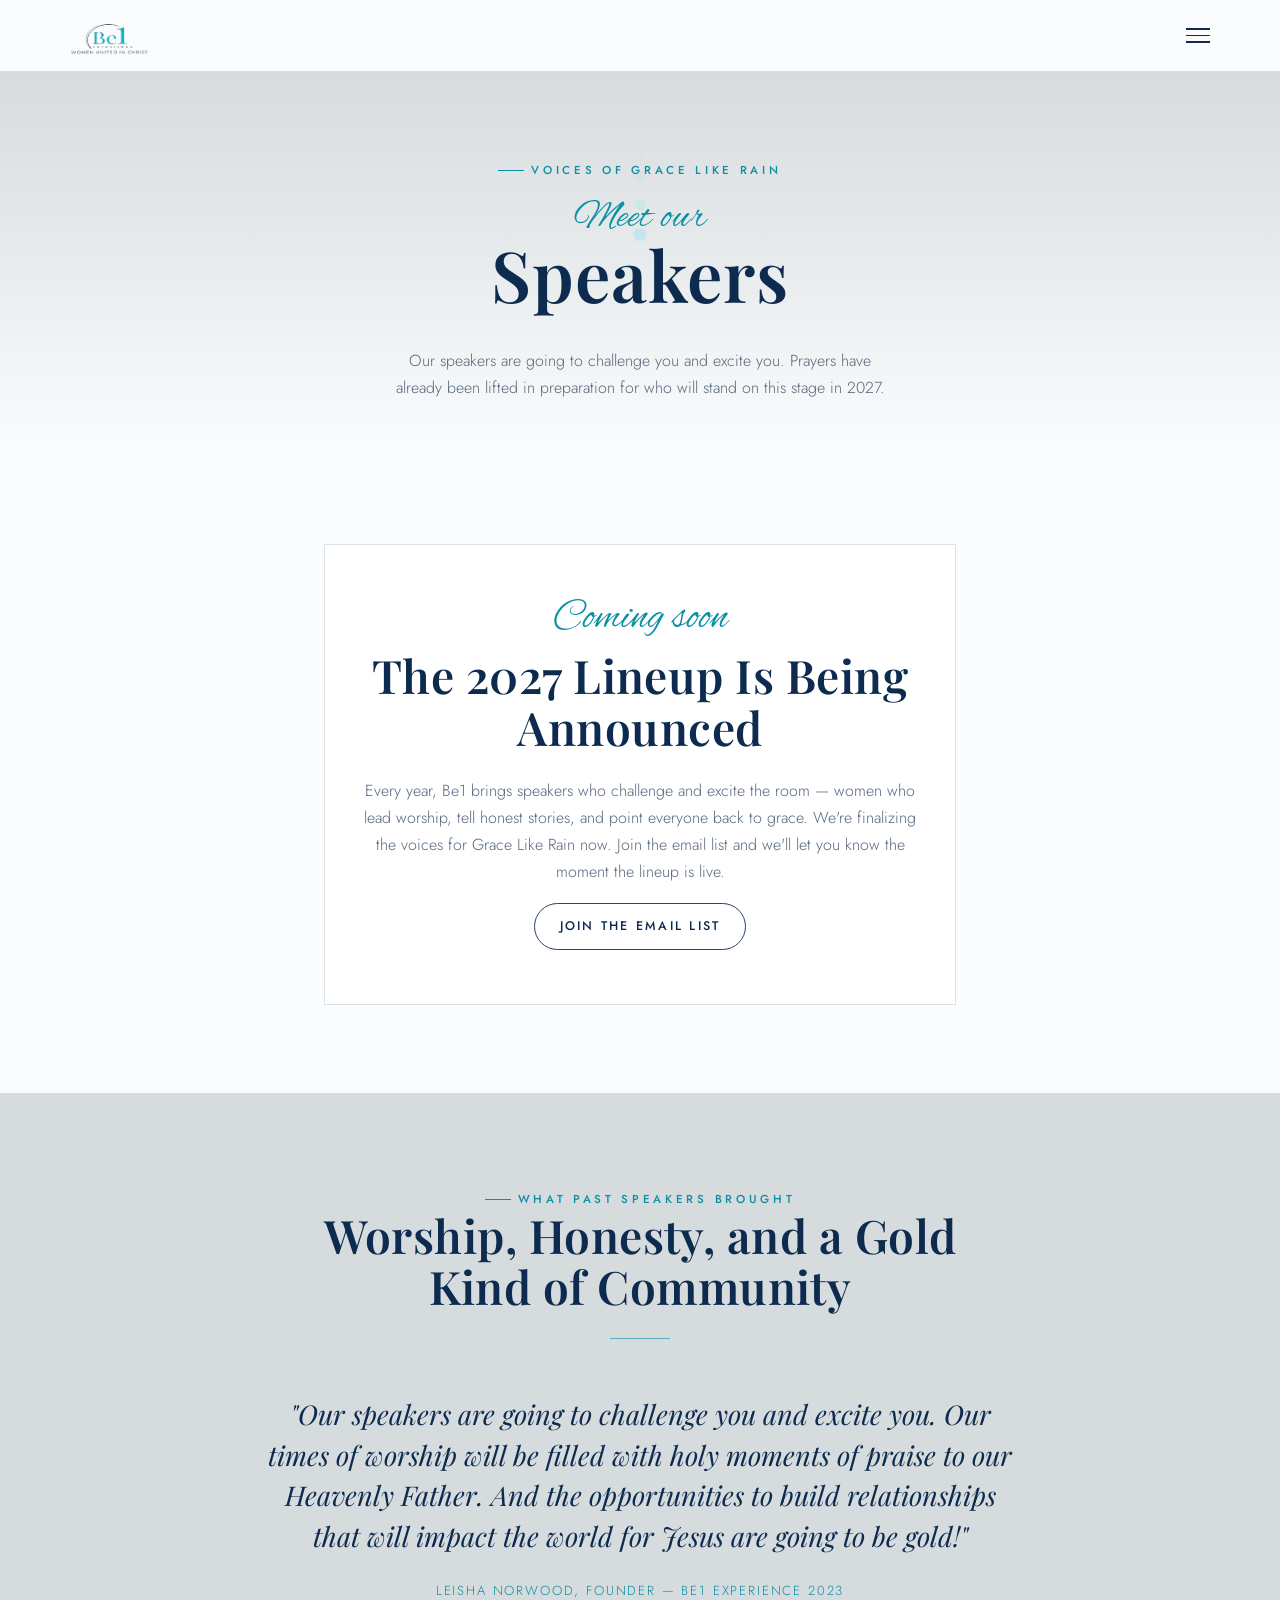
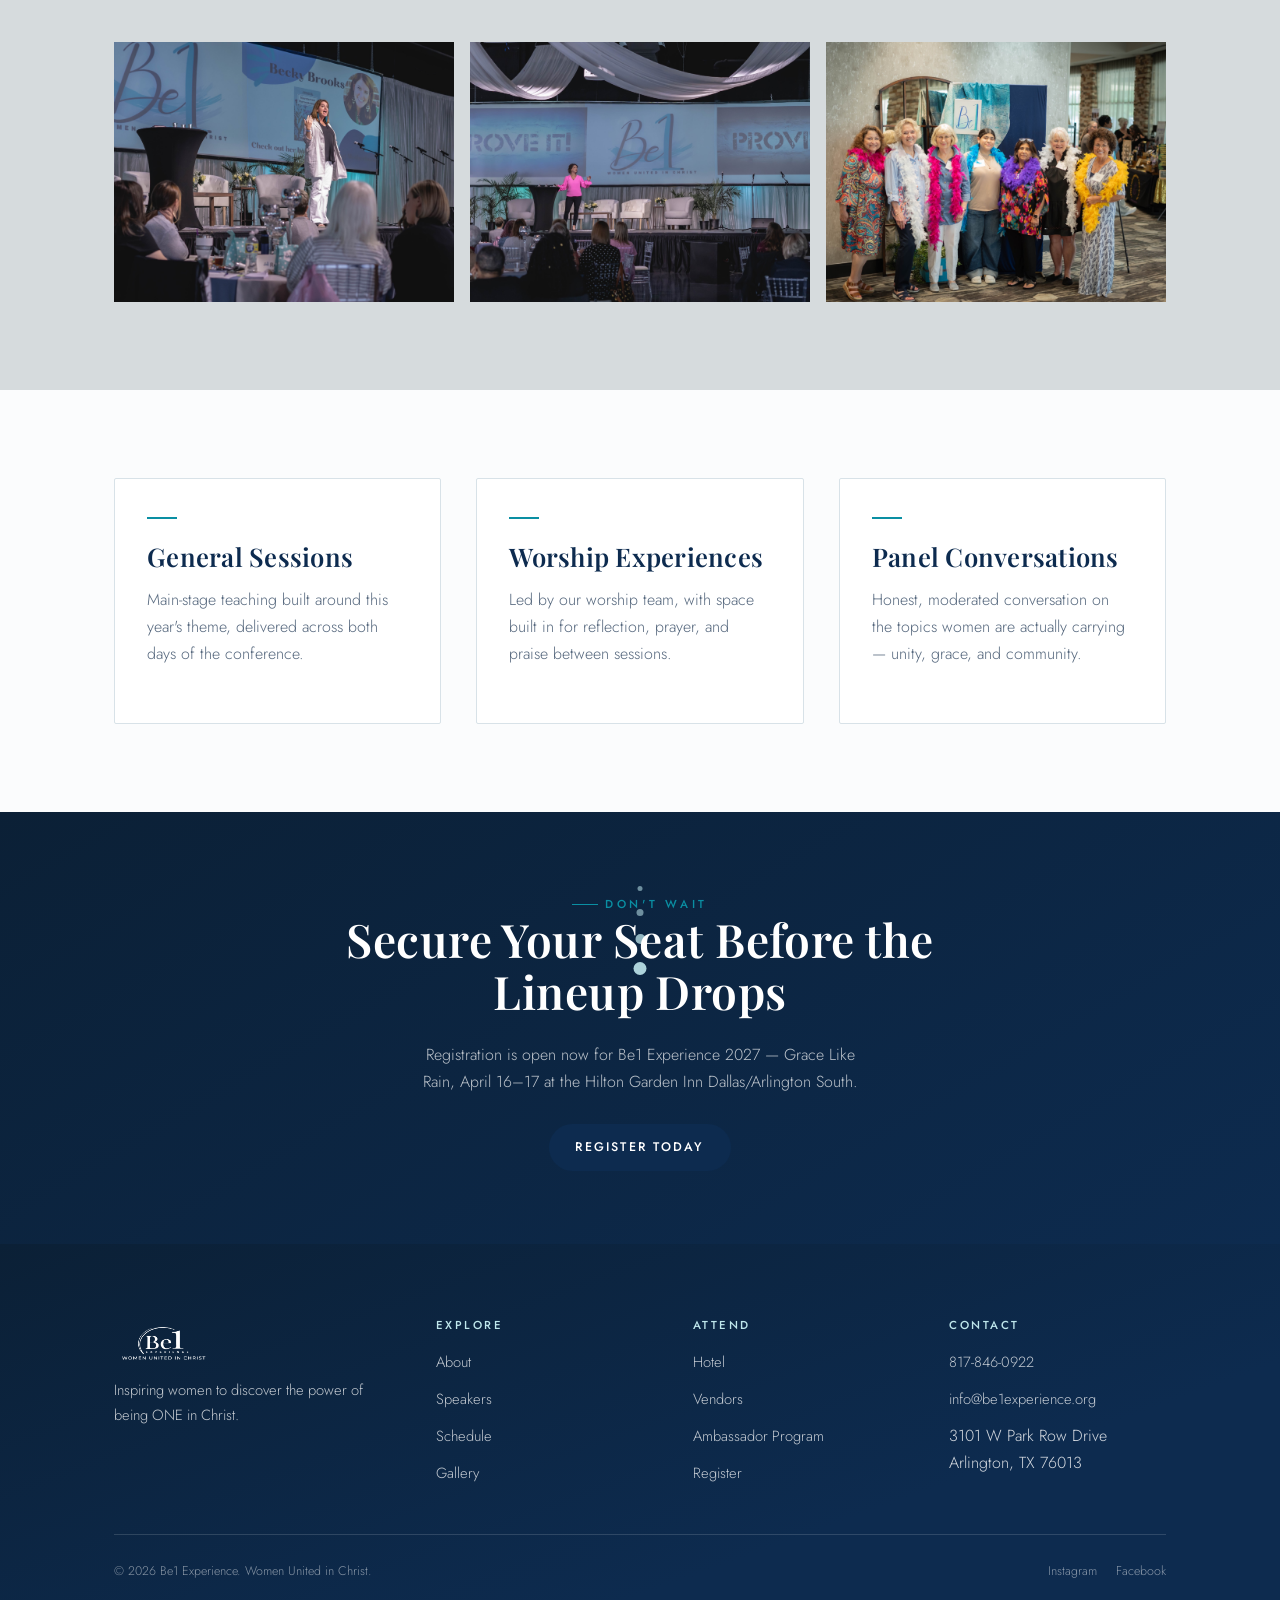
<file: speakers.html>
<!doctype html>
<html lang="en">
<head>
<meta charset="UTF-8">
<meta name="viewport" content="width=device-width, initial-scale=1, viewport-fit=cover">
<title>Speakers — Be1 Experience</title>
<meta name="description" content="Meet the voices of Be1 Experience 2027, Grace Like Rain. Lineup announcements coming soon.">
<link rel="icon" href="assets/images/logo.png">
<link rel="stylesheet" href="css/style.css">
</head>
<body>

<header class="site-header">
  <div class="container">
    <a href="index.html" class="brand" aria-label="Be1 Experience home">
      <img src="assets/images/logo.png" alt="Be1 Experience — Women United in Christ">
    </a>
    <nav class="nav">
      <a href="index.html">Home</a>
      <a href="about.html">About</a>
      <a href="speakers.html">Speakers</a>
      <a href="schedule.html">Schedule</a>
      <a href="hotel.html">Hotel</a>
      <a href="vendors.html">Vendors</a>
      <a href="ambassador.html">Ambassador</a>
      <a href="gallery.html">Gallery</a>
      <a href="contact.html">Contact</a>
      <a href="register.html" class="btn btn-primary">Register</a>
    </nav>
    <button class="nav-toggle" aria-label="Toggle menu" aria-expanded="false"><span></span><span></span><span></span></button>
  </div>
</header>

<main>

  <section class="page-hero">
    <div class="droplets"><span></span><span></span><span></span><span></span></div>
    <div class="container">
      <span class="eyebrow">Voices of Grace Like Rain</span>
      <h1><span class="script" style="font-size:0.55em;">Meet our</span> Speakers</h1>
      <p>Our speakers are going to challenge you and excite you. Prayers have already been lifted in preparation for who will stand on this stage in 2027.</p>
    </div>
  </section>

  <section>
    <div class="container-narrow" style="text-align:center;">
      <div class="reveal" style="border:1px solid var(--line);padding:3.4rem 2.4rem;background:var(--white);">
        <span class="script" style="font-size:2.6rem;">Coming soon</span>
        <h2 style="margin-top:0.6rem;">The 2027 Lineup Is Being Announced</h2>
        <p>Every year, Be1 brings speakers who challenge and excite the room &mdash; women who lead worship, tell honest stories, and point everyone back to grace. We're finalizing the voices for Grace Like Rain now. Join the email list and we'll let you know the moment the lineup is live.</p>
        <a href="index.html#top" class="btn btn-outline">Join the Email List</a>
      </div>
    </div>
  </section>

  <section class="section-alt">
    <div class="container">
      <div class="section-head reveal">
        <span class="eyebrow">What Past Speakers Brought</span>
        <h2>Worship, Honesty, and a Gold Kind of Community</h2>
        <div class="divider"></div>
      </div>
      <div class="quote-block reveal">
        <blockquote>"Our speakers are going to challenge you and excite you. Our times of worship will be filled with holy moments of praise to our Heavenly Father. And the opportunities to build relationships that will impact the world for Jesus are going to be gold!"</blockquote>
        <cite>Leisha Norwood, Founder &mdash; Be1 Experience 2023</cite>
      </div>
      <div class="gallery-grid reveal" style="margin-top:2.4rem;">
        <figure><img src="assets/images/gallery/becky-brooks.jpg" alt="Becky Brooks speaking on stage at a past Be1 Experience"></figure>
        <figure><img src="assets/images/gallery/amanda-box.jpg" alt="Amanda Box speaking on stage at a past Be1 Experience"></figure>
        <figure><img src="assets/images/gallery/solo-speaker.jpg" alt="A speaker addressing guests at a past Be1 Experience"></figure>
      </div>
    </div>
  </section>

  <section>
    <div class="container">
      <div class="grid-3">
        <div class="card reveal">          <h3>General Sessions</h3>
          <p>Main-stage teaching built around this year's theme, delivered across both days of the conference.</p>
        </div>
        <div class="card reveal">          <h3>Worship Experiences</h3>
          <p>Led by our worship team, with space built in for reflection, prayer, and praise between sessions.</p>
        </div>
        <div class="card reveal">          <h3>Panel Conversations</h3>
          <p>Honest, moderated conversation on the topics women are actually carrying &mdash; unity, grace, and community.</p>
        </div>
      </div>
    </div>
  </section>

  <section class="cta-banner">
    <div class="droplets"><span></span><span></span><span></span><span></span></div>
    <div class="container-narrow" style="position:relative;z-index:1;">
      <span class="eyebrow" style="justify-content:center;">Don't Wait</span>
      <h2>Secure Your Seat Before the Lineup Drops</h2>
      <p>Registration is open now for Be1 Experience 2027 &mdash; Grace Like Rain, April 16&ndash;17 at the Hilton Garden Inn Dallas/Arlington South.</p>
      <a href="register.html" class="btn btn-primary">Register Today</a>
    </div>
  </section>

</main>

<footer class="site-footer">
  <div class="container">
    <div class="footer-grid">
      <div class="footer-brand">
        <img src="assets/images/logo.png" alt="Be1 Experience">
        <p>Inspiring women to discover the power of being ONE in Christ.</p>
      </div>
      <div>
        <h4>Explore</h4>
        <ul>
          <li><a href="about.html">About</a></li>
          <li><a href="speakers.html">Speakers</a></li>
          <li><a href="schedule.html">Schedule</a></li>
          <li><a href="gallery.html">Gallery</a></li>
        </ul>
      </div>
      <div>
        <h4>Attend</h4>
        <ul>
          <li><a href="hotel.html">Hotel</a></li>
          <li><a href="vendors.html">Vendors</a></li>
          <li><a href="ambassador.html">Ambassador Program</a></li>
          <li><a href="register.html">Register</a></li>
        </ul>
      </div>
      <div>
        <h4>Contact</h4>
        <ul>
          <li><a href="tel:8178460922">817-846-0922</a></li>
          <li><a href="mailto:info@be1experience.org">info@be1experience.org</a></li>
          <li>3101 W Park Row Drive<br>Arlington, TX 76013</li>
        </ul>
      </div>
    </div>
    <div class="footer-bottom">
      <span>&copy; 2026 Be1 Experience. Women United in Christ.</span>
      <div class="footer-social">
        <a href="https://instagram.com/be1_experience" target="_blank" rel="noopener">Instagram</a>
        <a href="https://facebook.com/be1experience" target="_blank" rel="noopener">Facebook</a>
      </div>
    </div>
  </div>
</footer>
<script src="js/main.js"></script>
</body>
</html>
</file>
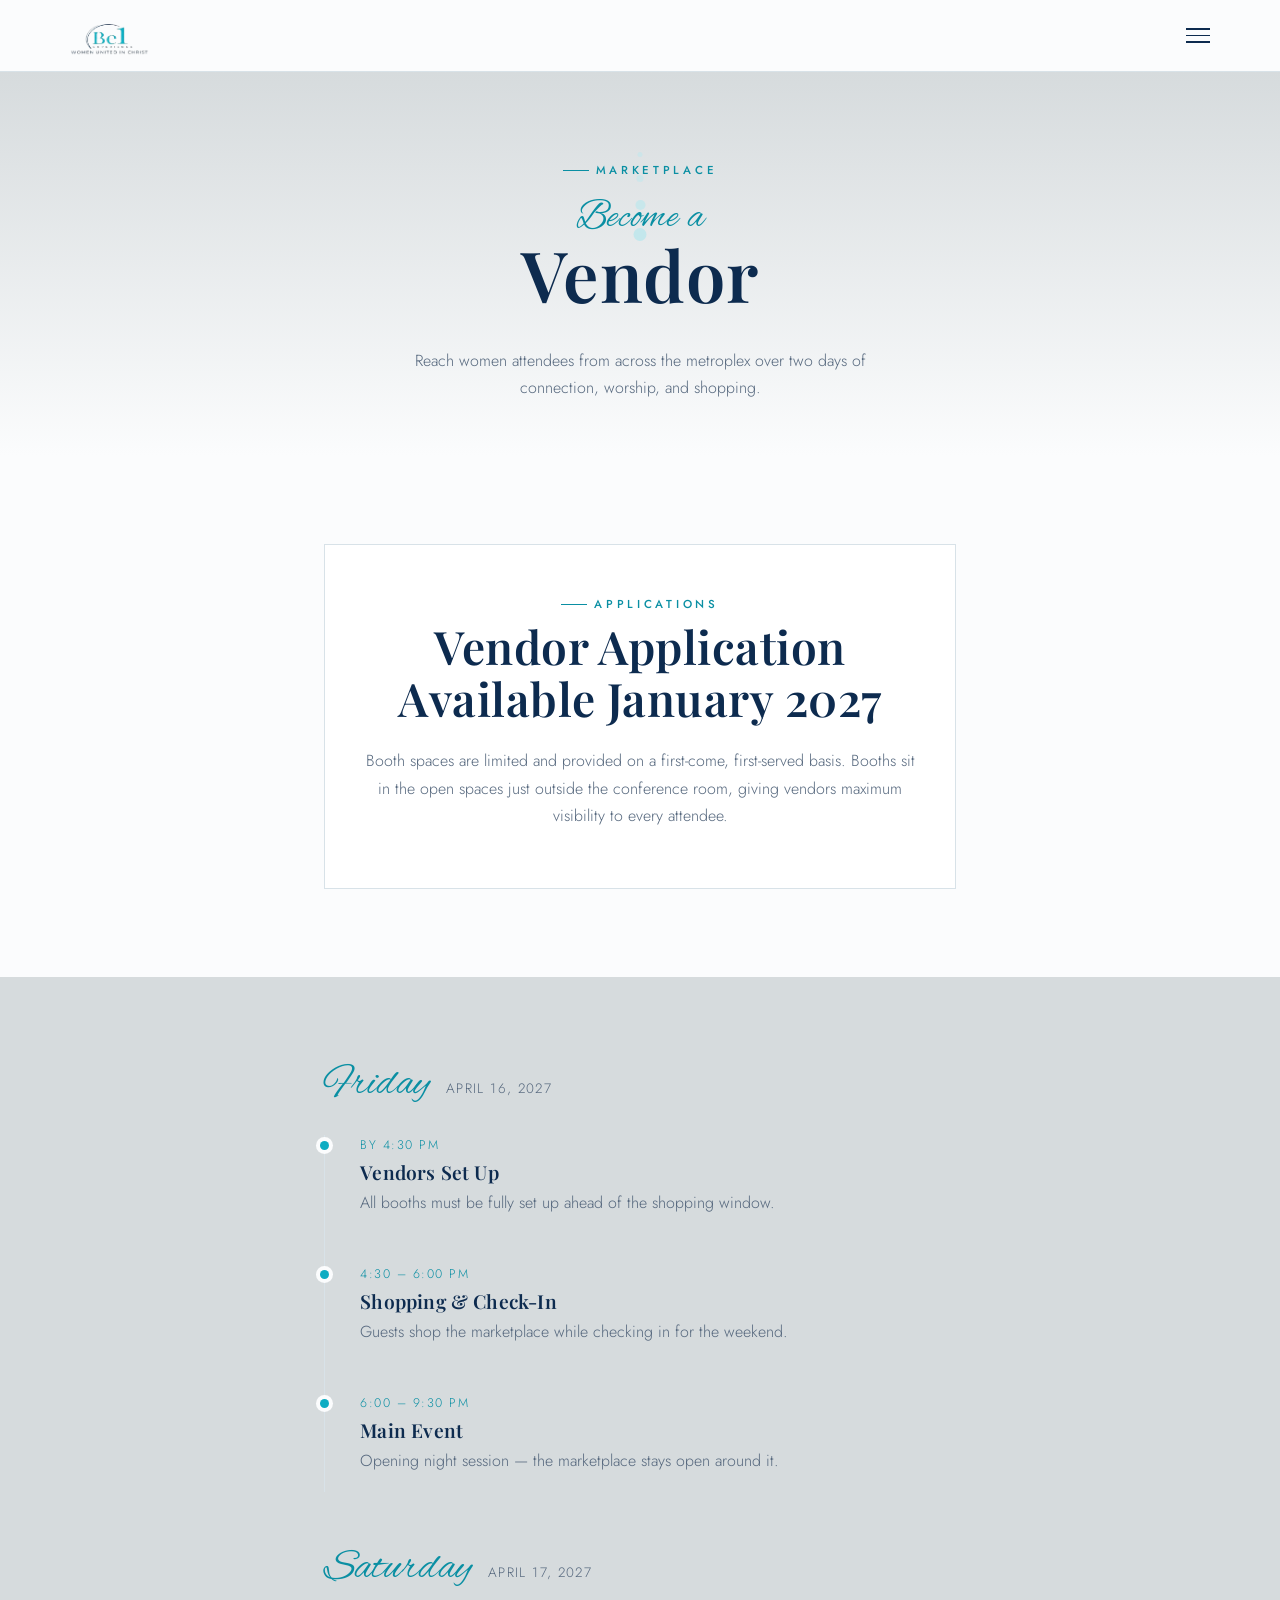
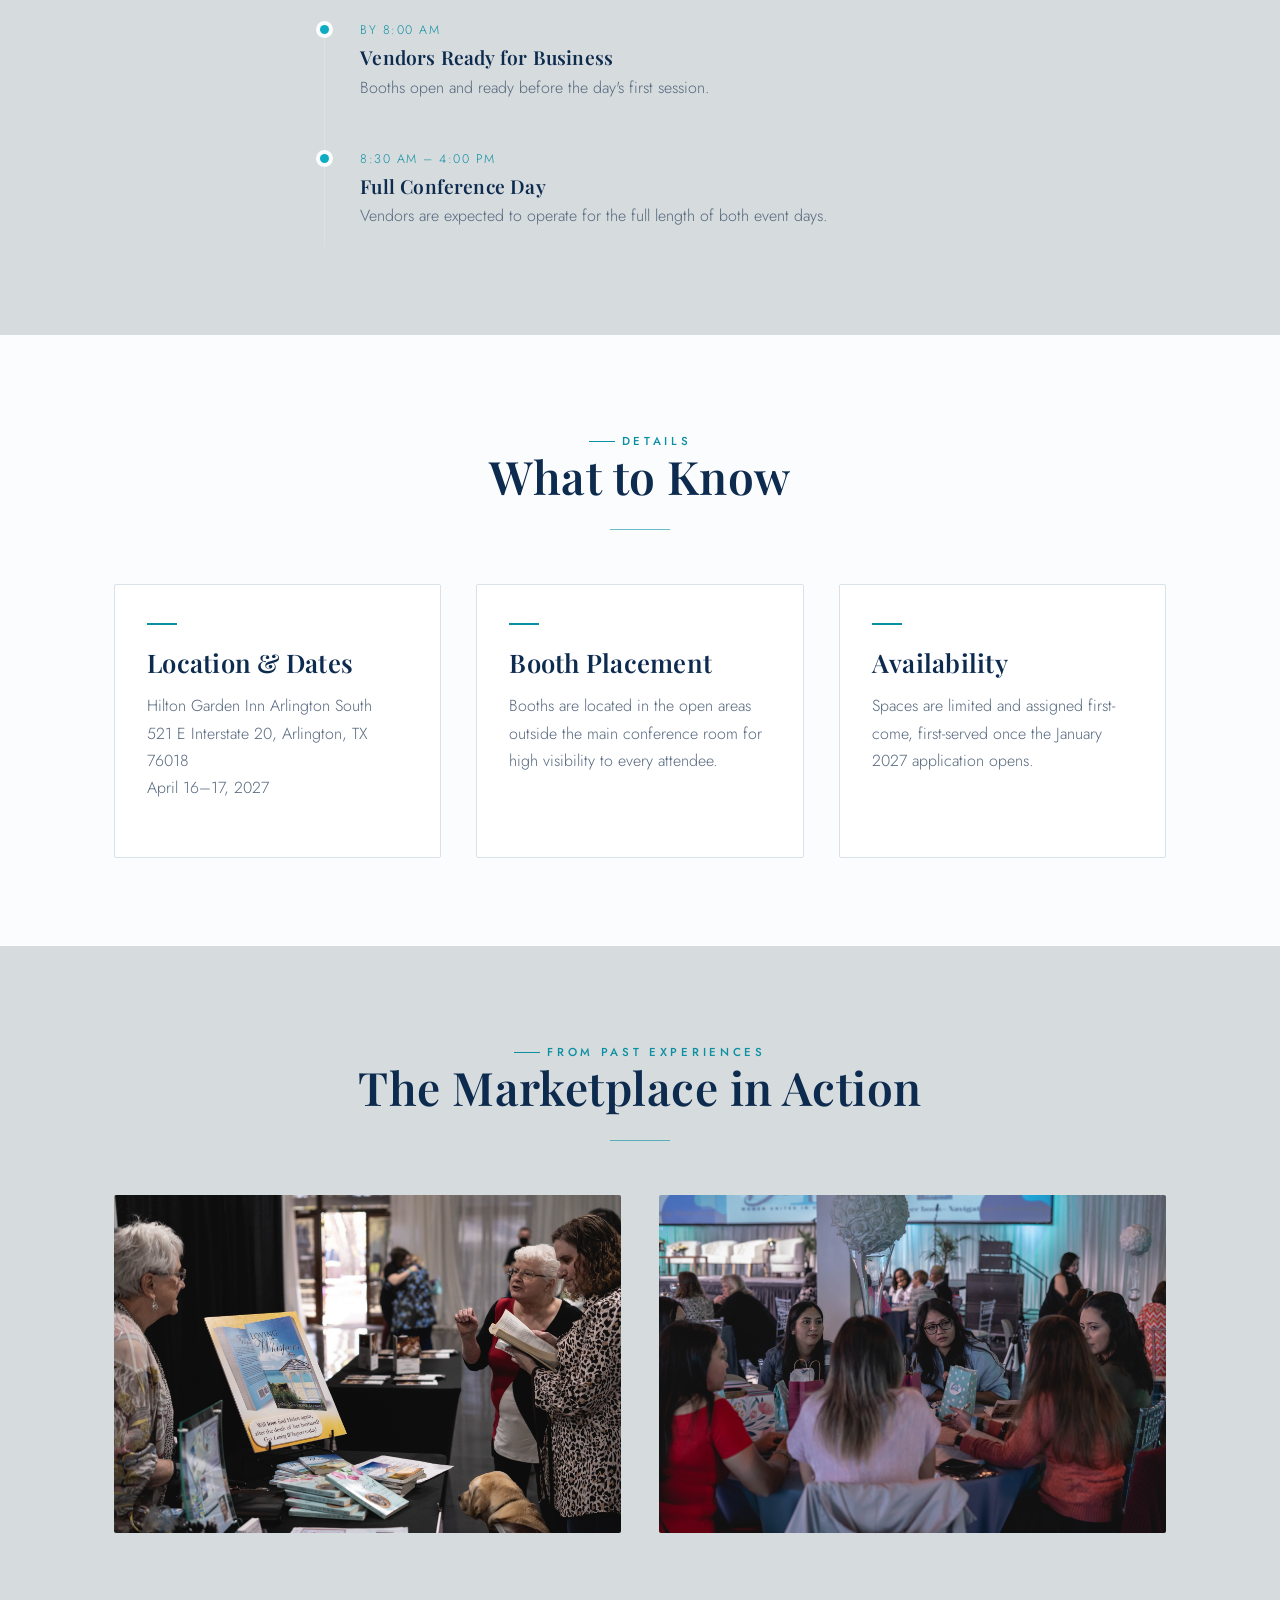
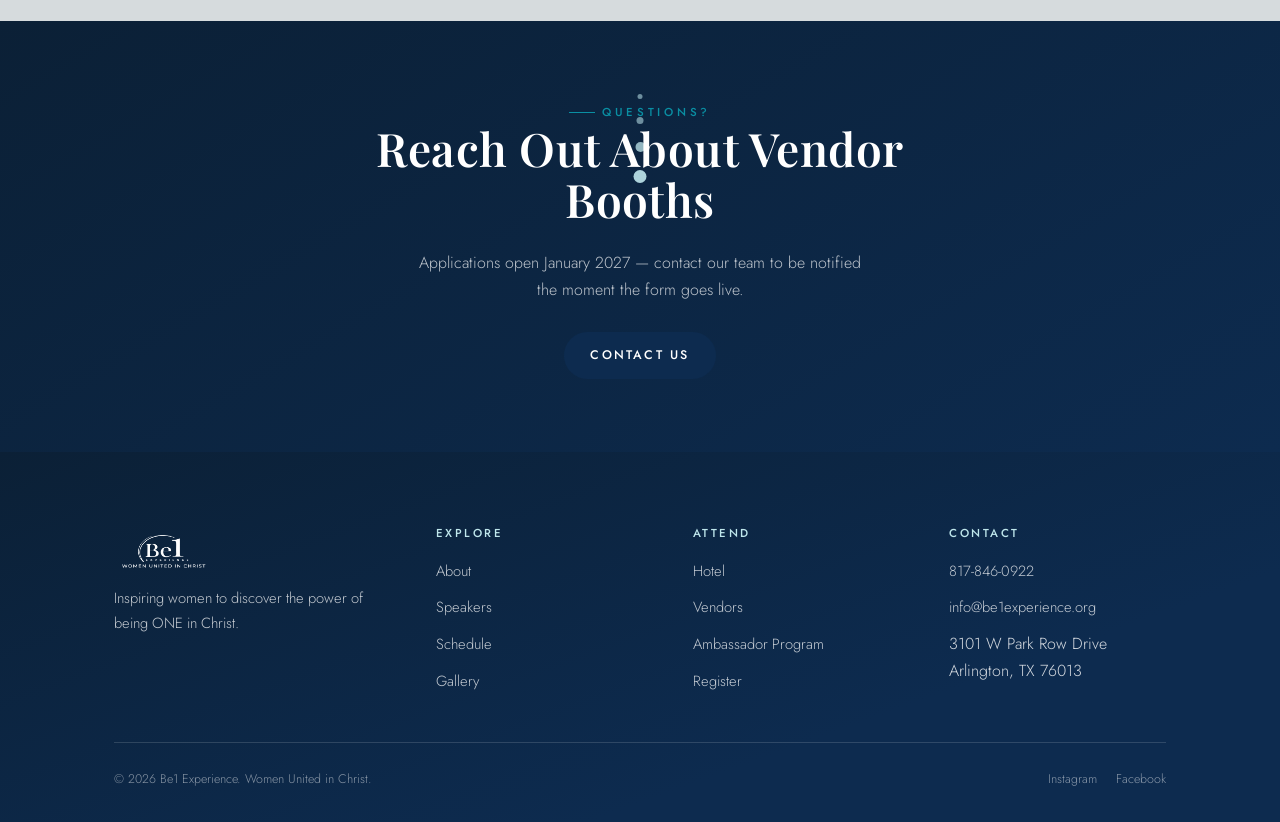
<file: vendors.html>
<!doctype html>
<html lang="en">
<head>
<meta charset="UTF-8">
<meta name="viewport" content="width=device-width, initial-scale=1, viewport-fit=cover">
<title>Vendors — Be1 Experience</title>
<meta name="description" content="Vendor opportunities at Be1 Experience 2027. Reach women across the metroplex over two days at the Hilton Garden Inn Arlington South.">
<link rel="icon" href="assets/images/logo.png">
<link rel="stylesheet" href="css/style.css">
</head>
<body>

<header class="site-header">
  <div class="container">
    <a href="index.html" class="brand" aria-label="Be1 Experience home">
      <img src="assets/images/logo.png" alt="Be1 Experience — Women United in Christ">
    </a>
    <nav class="nav">
      <a href="index.html">Home</a>
      <a href="about.html">About</a>
      <a href="speakers.html">Speakers</a>
      <a href="schedule.html">Schedule</a>
      <a href="hotel.html">Hotel</a>
      <a href="vendors.html">Vendors</a>
      <a href="ambassador.html">Ambassador</a>
      <a href="gallery.html">Gallery</a>
      <a href="contact.html">Contact</a>
      <a href="register.html" class="btn btn-primary">Register</a>
    </nav>
    <button class="nav-toggle" aria-label="Toggle menu" aria-expanded="false"><span></span><span></span><span></span></button>
  </div>
</header>

<main>

  <section class="page-hero">
    <div class="droplets"><span></span><span></span><span></span><span></span></div>
    <div class="container">
      <span class="eyebrow">Marketplace</span>
      <h1><span class="script" style="font-size:0.55em;">Become a</span> Vendor</h1>
      <p>Reach women attendees from across the metroplex over two days of connection, worship, and shopping.</p>
    </div>
  </section>

  <section>
    <div class="container-narrow" style="text-align:center;">
      <div class="reveal" style="border:1px solid var(--line);padding:2.6rem 2.2rem;background:var(--white);">
        <span class="eyebrow" style="justify-content:center;">Applications</span>
        <h2 style="margin-top:0.4rem;">Vendor Application Available January 2027</h2>
        <p>Booth spaces are limited and provided on a first-come, first-served basis. Booths sit in the open spaces just outside the conference room, giving vendors maximum visibility to every attendee.</p>
      </div>
    </div>
  </section>

  <section class="section-alt">
    <div class="container-narrow">
      <div class="day-block reveal">
        <div class="day-label">
          <span class="script">Friday</span>
          <span class="date">April 16, 2027</span>
        </div>
        <div class="timeline">
          <div class="timeline-item">
            <time>By 4:30 PM</time>
            <h3>Vendors Set Up</h3>
            <p>All booths must be fully set up ahead of the shopping window.</p>
          </div>
          <div class="timeline-item">
            <time>4:30 &ndash; 6:00 PM</time>
            <h3>Shopping &amp; Check-In</h3>
            <p>Guests shop the marketplace while checking in for the weekend.</p>
          </div>
          <div class="timeline-item">
            <time>6:00 &ndash; 9:30 PM</time>
            <h3>Main Event</h3>
            <p>Opening night session &mdash; the marketplace stays open around it.</p>
          </div>
        </div>
      </div>
      <div class="day-block reveal">
        <div class="day-label">
          <span class="script">Saturday</span>
          <span class="date">April 17, 2027</span>
        </div>
        <div class="timeline">
          <div class="timeline-item">
            <time>By 8:00 AM</time>
            <h3>Vendors Ready for Business</h3>
            <p>Booths open and ready before the day's first session.</p>
          </div>
          <div class="timeline-item">
            <time>8:30 AM &ndash; 4:00 PM</time>
            <h3>Full Conference Day</h3>
            <p>Vendors are expected to operate for the full length of both event days.</p>
          </div>
        </div>
      </div>
    </div>
  </section>

  <section>
    <div class="container">
      <div class="section-head reveal">
        <span class="eyebrow">Details</span>
        <h2>What to Know</h2>
        <div class="divider"></div>
      </div>
      <div class="grid-3">
        <div class="card reveal">          <h3>Location &amp; Dates</h3>
          <p>Hilton Garden Inn Arlington South<br>521 E Interstate 20, Arlington, TX 76018<br>April 16&ndash;17, 2027</p>
        </div>
        <div class="card reveal">          <h3>Booth Placement</h3>
          <p>Booths are located in the open areas outside the main conference room for high visibility to every attendee.</p>
        </div>
        <div class="card reveal">          <h3>Availability</h3>
          <p>Spaces are limited and assigned first-come, first-served once the January 2027 application opens.</p>
        </div>
      </div>
    </div>
  </section>

  <section class="section-alt">
    <div class="container">
      <div class="section-head reveal">
        <span class="eyebrow">From Past Experiences</span>
        <h2>The Marketplace in Action</h2>
        <div class="divider"></div>
      </div>
      <div class="grid-2" style="align-items:center;">
        <div class="reveal">
          <img src="assets/images/gallery/vendor-booth.jpg" alt="Vendor booth at a past Be1 Experience marketplace" style="border-radius:2px;">
        </div>
        <div class="reveal">
          <img src="assets/images/gallery/attendees-tables.jpg" alt="Attendees shopping and connecting at a past Be1 Experience" style="border-radius:2px;">
        </div>
      </div>
    </div>
  </section>

  <section class="cta-banner">
    <div class="droplets"><span></span><span></span><span></span><span></span></div>
    <div class="container-narrow" style="position:relative;z-index:1;">
      <span class="eyebrow" style="justify-content:center;">Questions?</span>
      <h2>Reach Out About Vendor Booths</h2>
      <p>Applications open January 2027 &mdash; contact our team to be notified the moment the form goes live.</p>
      <a href="contact.html" class="btn btn-primary">Contact Us</a>
    </div>
  </section>

</main>

<footer class="site-footer">
  <div class="container">
    <div class="footer-grid">
      <div class="footer-brand">
        <img src="assets/images/logo.png" alt="Be1 Experience">
        <p>Inspiring women to discover the power of being ONE in Christ.</p>
      </div>
      <div>
        <h4>Explore</h4>
        <ul>
          <li><a href="about.html">About</a></li>
          <li><a href="speakers.html">Speakers</a></li>
          <li><a href="schedule.html">Schedule</a></li>
          <li><a href="gallery.html">Gallery</a></li>
        </ul>
      </div>
      <div>
        <h4>Attend</h4>
        <ul>
          <li><a href="hotel.html">Hotel</a></li>
          <li><a href="vendors.html">Vendors</a></li>
          <li><a href="ambassador.html">Ambassador Program</a></li>
          <li><a href="register.html">Register</a></li>
        </ul>
      </div>
      <div>
        <h4>Contact</h4>
        <ul>
          <li><a href="tel:8178460922">817-846-0922</a></li>
          <li><a href="mailto:info@be1experience.org">info@be1experience.org</a></li>
          <li>3101 W Park Row Drive<br>Arlington, TX 76013</li>
        </ul>
      </div>
    </div>
    <div class="footer-bottom">
      <span>&copy; 2026 Be1 Experience. Women United in Christ.</span>
      <div class="footer-social">
        <a href="https://instagram.com/be1_experience" target="_blank" rel="noopener">Instagram</a>
        <a href="https://facebook.com/be1experience" target="_blank" rel="noopener">Facebook</a>
      </div>
    </div>
  </div>
</footer>
<script src="js/main.js"></script>
</body>
</html>
</file>
<file: css/style.css>
/* ============================================================
   Be1 Experience — Design System
   Palette sampled from the Be1 logo (teal) and the "Grace Like
   Rain" 2027 poster (deep navy, mist blue). Typography pairs a
   brush script (poster's "Grace") with a high-contrast serif
   ("RAIN") and a light geometric sans for nav/body copy.
   ============================================================ */

@import url('https://fonts.googleapis.com/css2?family=Alex+Brush&family=Playfair+Display:ital,wght@0,500;0,600;0,700;1,500;1,600&family=Jost:wght@300;400;500;600&display=swap');

:root {
  /* Color tokens */
  --navy-deep:   #0B2036;
  --navy:        #0D2B4F;
  --navy-soft:   #274266;
  --teal:        #0DACC2;
  --teal-deep:   #0A8FA3;
  --teal-mist:   #BFE7EC;
  --mist:        #D6DBDD;
  --mist-alt:    #E3ECEF;
  --paper:       #FBFCFD;
  --ink:         #14243B;
  --ink-soft:    #55677D;
  --line:        #D8E2E8;
  --white:       #FFFFFF;

  /* Type */
  --font-script: 'Alex Brush', cursive;
  --font-serif:  'Playfair Display', serif;
  --font-sans:   'Jost', sans-serif;

  /* Rhythm */
  --edge: clamp(1.5rem, 5vw, 5rem);
  --radius: 2px;
}

*, *::before, *::after { box-sizing: border-box; }
html { scroll-behavior: smooth; }

html, body { max-width: 100%; overflow-x: hidden; }

body {
  margin: 0;
  background: var(--paper);
  color: var(--ink);
  font-family: var(--font-sans);
  font-weight: 300;
  font-size: 16px;
  line-height: 1.7;
  -webkit-font-smoothing: antialiased;
}

p, .hero-sub, .hero-meta span, h1, h2, h3 { overflow-wrap: break-word; }

img { max-width: 100%; display: block; }
a { color: inherit; text-decoration: none; }

h1, h2, h3, h4 {
  font-family: var(--font-serif);
  font-weight: 600;
  color: var(--navy);
  margin: 0 0 0.5em;
  letter-spacing: 0.01em;
}

h1 { font-size: clamp(2.6rem, 5.5vw, 4.4rem); line-height: 1.05; }
h2 { font-size: clamp(2rem, 3.6vw, 3rem); line-height: 1.12; }
h3 { font-size: clamp(1.35rem, 2vw, 1.7rem); line-height: 1.3; }

p { margin: 0 0 1.1em; color: var(--ink-soft); }
p.lede { font-size: 1.15rem; color: var(--ink); }

.script {
  font-family: var(--font-script);
  color: var(--teal-deep);
  font-weight: 400;
  line-height: 1;
  display: block;
}

.eyebrow {
  font-family: var(--font-sans);
  font-size: 0.72rem;
  letter-spacing: 0.32em;
  text-transform: uppercase;
  color: var(--teal-deep);
  font-weight: 500;
  display: inline-flex;
  align-items: center;
  gap: 0.6em;
}
.eyebrow::before {
  content: '';
  width: 26px;
  height: 1px;
  background: var(--teal-deep);
  display: inline-block;
}

.container {
  max-width: 1180px;
  margin: 0 auto;
  padding-left: var(--edge);
  padding-right: var(--edge);
}

.container-narrow {
  max-width: 760px;
  margin: 0 auto;
  padding-left: var(--edge);
  padding-right: var(--edge);
}

/* ---------- Buttons ---------- */
.btn {
  display: inline-flex;
  align-items: center;
  gap: 0.5em;
  font-family: var(--font-sans);
  font-size: 0.78rem;
  letter-spacing: 0.18em;
  text-transform: uppercase;
  font-weight: 500;
  padding: 0.95em 2em;
  border-radius: 999px;
  border: 1px solid transparent;
  cursor: pointer;
  transition: background 0.25s ease, color 0.25s ease, border-color 0.25s ease, transform 0.25s ease;
}
.btn-primary {
  background: var(--navy);
  color: var(--white);
}
.btn-primary:hover { background: var(--teal-deep); transform: translateY(-1px); }

.btn-outline {
  background: transparent;
  color: var(--navy);
  border-color: var(--navy-soft);
}
.btn-outline:hover { border-color: var(--teal-deep); color: var(--teal-deep); }

.btn-ghost-light {
  background: transparent;
  color: var(--white);
  border-color: rgba(255,255,255,0.5);
}
.btn-ghost-light:hover { border-color: var(--teal-mist); color: var(--teal-mist); }

/* ---------- Header / Nav ---------- */
.site-header {
  position: sticky;
  top: 0;
  z-index: 100;
  background: var(--paper);
  border-bottom: 1px solid var(--line);
}
.site-header .container {
  max-width: 1440px;
  display: flex;
  align-items: center;
  justify-content: space-between;
  padding-top: max(0.9rem, env(safe-area-inset-top));
  padding-bottom: 0.9rem;
  flex-wrap: nowrap;
}
.brand {
  display: flex;
  align-items: center;
  gap: 0.6rem;
  flex-shrink: 0;
}
.brand img { height: 42px; width: auto; }

.nav {
  display: flex;
  align-items: center;
  gap: 1.5rem;
  flex: 1;
  justify-content: space-between;
}
.nav a:not(.btn) {
  font-size: 0.78rem;
  letter-spacing: 0.14em;
  text-transform: uppercase;
  color: var(--navy-soft);
  font-weight: 500;
  position: relative;
  padding: 0.3em 0;
}
.nav a:not(.btn)::after {
  content: '';
  position: absolute;
  left: 0; right: 100%;
  bottom: -2px;
  height: 1px;
  background: var(--teal-deep);
  transition: right 0.25s ease;
}
.nav a:not(.btn):hover::after,
.nav a.active::after { right: 0; }
.nav a.active { color: var(--navy); }

.nav-toggle {
  display: none;
  flex-direction: column;
  gap: 5px;
  background: none;
  border: none;
  cursor: pointer;
  padding: 0.4rem;
}
.nav-toggle span { width: 24px; height: 1.5px; background: var(--navy); }

/* ---------- Footer ---------- */
.site-footer {
  background: linear-gradient(160deg, var(--navy-deep), var(--navy) 70%);
  color: rgba(255,255,255,0.82);
  padding: 4.5rem 0 2rem;
  position: relative;
  overflow: hidden;
}
.footer-grid {
  display: grid;
  grid-template-columns: 1.3fr 1fr 1fr 1fr;
  gap: 2.5rem;
  padding-bottom: 3rem;
  border-bottom: 1px solid rgba(255,255,255,0.14);
}
.footer-grid h4 {
  color: var(--teal-mist);
  font-family: var(--font-sans);
  font-size: 0.72rem;
  letter-spacing: 0.22em;
  text-transform: uppercase;
  font-weight: 500;
  margin-bottom: 1.1em;
}
.footer-grid p, .footer-grid a { color: rgba(255,255,255,0.75); font-size: 0.92rem; }
.footer-grid ul { list-style: none; margin: 0; padding: 0; display: flex; flex-direction: column; gap: 0.6em; }
.footer-grid a:hover { color: var(--teal-mist); }
.footer-brand img { height: 46px; margin-bottom: 1rem; filter: brightness(0) invert(1); }
.footer-brand p { max-width: 30ch; }
.footer-bottom {
  display: flex;
  justify-content: space-between;
  align-items: center;
  padding-top: 1.6rem;
  font-size: 0.78rem;
  color: rgba(255,255,255,0.5);
  flex-wrap: wrap;
  gap: 1rem;
}
.footer-social { display: flex; gap: 1.2rem; }

/* ---------- Droplet motif (signature element) ---------- */
.droplets {
  position: absolute;
  left: 50%;
  transform: translateX(-50%);
  display: flex;
  flex-direction: column;
  align-items: center;
  gap: 0;
  pointer-events: none;
  z-index: 0;
}
.droplets span {
  width: 8px; height: 8px;
  border-radius: 50%;
  background: var(--teal-mist);
  opacity: 0.55;
  margin-bottom: 18px;
  animation: drip 3.2s ease-in-out infinite;
}
.droplets span:nth-child(1){ width:5px; height:5px; animation-delay: 0s; }
.droplets span:nth-child(2){ width:7px; height:7px; animation-delay: 0.4s; }
.droplets span:nth-child(3){ width:10px; height:10px; opacity:0.75; animation-delay: 0.8s; }
.droplets span:nth-child(4){ width:13px; height:13px; opacity:0.9; animation-delay: 1.2s; }

@keyframes drip {
  0%, 100% { transform: translateY(0); opacity: 0.3; }
  50% { transform: translateY(6px); opacity: 0.85; }
}

.ripple {
  position: absolute;
  border: 1px solid var(--teal-mist);
  border-radius: 50%;
  opacity: 0.5;
}

/* ---------- Hero ---------- */
.hero {
  position: relative;
  background:
    linear-gradient(180deg, rgba(247, 250, 251, 0.69) 0%, rgba(255, 255, 255, 0.74) 78%),
    url('../assets/images/hero-bg.jpg');
  background-size: cover;
  background-position: center;
  padding: 6.5rem 0 5rem;
  text-align: center;
  overflow: hidden;
}
.hero .droplets { top: -10px; }
.hero-eyebrow-wrap { display: flex; justify-content: center; margin-bottom: 2.4rem; position: relative; z-index: 1; }
.hero h1 { position: relative; z-index: 1; }
.hero .script { font-size: clamp(3.6rem, 9vw, 6.5rem); margin-bottom: -0.12em; }
.hero-sub { max-width: min(46ch, 100%); width: 100%; margin: 1.6rem auto 0; font-size: 1.08rem; position: relative; z-index: 1; }
.hero-actions { display: flex; justify-content: center; gap: 1rem; margin-top: 2.4rem; flex-wrap: wrap; position: relative; z-index: 1; }
.hero-meta {
  margin-top: 3.2rem;
  display: flex;
  justify-content: center;
  gap: 2.4rem;
  flex-wrap: wrap;
  font-size: 0.82rem;
  letter-spacing: 0.08em;
  text-transform: uppercase;
  color: var(--navy-soft);
  position: relative;
  z-index: 1;
  max-width: 100%;
}
.hero-meta span { min-width: 0; max-width: 100%; }
.hero-meta strong { color: var(--navy); }

/* Page (non-home) hero, shorter */
.page-hero {
  position: relative;
  background: linear-gradient(180deg, var(--mist) 0%, var(--paper) 100%);
  padding: 5rem 0 3.4rem;
  text-align: center;
  overflow: hidden;
}
.page-hero h1 { position: relative; z-index: 1; }
.page-hero .eyebrow { position: relative; z-index: 1; margin-bottom: 1.2rem; }
.page-hero p { position: relative; z-index: 1; max-width: 56ch; margin: 1rem auto 0; }

/* ---------- Section rhythm ---------- */
section { padding: 5.5rem 0; }
.section-alt { background: var(--mist); }
.section-navy {
  background: linear-gradient(150deg, var(--navy-deep), var(--navy));
  color: rgba(255,255,255,0.86);
}
.section-navy h2, .section-navy h3 { color: var(--white); }
.section-navy p { color: rgba(255,255,255,0.72); }
.section-navy .eyebrow { color: var(--teal-mist); }
.section-navy .eyebrow::before { background: var(--teal-mist); }

.section-head { text-align: center; max-width: 640px; margin: 0 auto 3.4rem; }
.section-head.left { text-align: left; margin-left: 0; }

.divider {
  width: 60px;
  height: 1px;
  background: var(--teal-deep);
  margin: 1.6rem auto;
  opacity: 0.6;
}
.section-head.left .divider { margin-left: 0; }

/* ---------- Cards / grids ---------- */
.grid-3 { display: grid; grid-template-columns: repeat(3, 1fr); gap: 2.2rem; }
.grid-2 { display: grid; grid-template-columns: repeat(2, 1fr); gap: 2.4rem; }
.grid-4 { display: grid; grid-template-columns: repeat(4, 1fr); gap: 1.8rem; }

.card {
  background: var(--white);
  border: 1px solid var(--line);
  padding: 2.4rem 2rem;
  border-radius: var(--radius);
  position: relative;
}
.card::before {
  content: '';
  display: block;
  width: 30px;
  height: 2px;
  background: var(--teal-deep);
  margin-bottom: 1.3rem;
}

.team-card { text-align: center; }
.team-card .avatar {
  width: 96px; height: 96px;
  border-radius: 50%;
  background: var(--mist-alt);
  border: 1px solid var(--line);
  margin: 0 auto 1.1rem;
  display: flex;
  align-items: center;
  justify-content: center;
  font-family: var(--font-serif);
  font-style: italic;
  font-size: 1.6rem;
  color: var(--teal-deep);
}
.team-card .avatar.has-photo { padding: 0; overflow: hidden; }
.team-card .avatar img { width: 100%; height: 100%; object-fit: cover; border-radius: 50%; }
.team-card h3 { margin-bottom: 0.15em; font-size: 1.15rem; }
.team-card .role { font-size: 0.78rem; letter-spacing: 0.1em; text-transform: uppercase; color: var(--teal-deep); }

/* ---------- Timeline / schedule ---------- */
.day-block { margin-bottom: 3.6rem; }
.day-block:last-child { margin-bottom: 0; }
.day-label {
  display: flex; align-items: baseline; gap: 1rem; margin-bottom: 1.8rem;
}
.day-label .script { font-size: 2.6rem; }
.day-label span.date { color: var(--ink-soft); font-size: 0.85rem; letter-spacing: 0.1em; text-transform: uppercase; }

.timeline { border-left: 1px solid var(--line); padding-left: 2.2rem; display: flex; flex-direction: column; gap: 1.9rem; }
.timeline-item { position: relative; }
.timeline-item::before {
  content: '';
  position: absolute;
  left: -2.51rem;
  top: 0.35rem;
  width: 9px; height: 9px;
  border-radius: 50%;
  background: var(--teal);
  box-shadow: 0 0 0 4px var(--paper);
}
.timeline-item time {
  display: block;
  font-size: 0.78rem;
  letter-spacing: 0.12em;
  text-transform: uppercase;
  color: var(--teal-deep);
  margin-bottom: 0.3em;
}
.timeline-item h3 { margin-bottom: 0.2em; font-size: 1.2rem; }

/* ---------- Quote block ---------- */
.quote-block {
  max-width: 760px;
  margin: 0 auto;
  text-align: center;
}
.quote-block blockquote {
  font-family: var(--font-serif);
  font-style: italic;
  font-size: clamp(1.3rem, 2.4vw, 1.7rem);
  color: var(--navy);
  margin: 0 0 1.2rem;
  line-height: 1.5;
}
.quote-block cite { font-size: 0.82rem; letter-spacing: 0.14em; text-transform: uppercase; color: var(--teal-deep); font-style: normal; }

.video-embed-wrap {
  max-width: 360px;
  width: 100%;
  aspect-ratio: 9 / 16;
  margin: 0 auto;
  border-radius: 2px;
  overflow: hidden;
  box-shadow: 0 12px 30px rgba(13, 43, 79, 0.14);
}
.video-embed-wrap iframe { width: 100%; height: 100%; border: 0; display: block; }

/* ---------- Info / detail rows (hotel, contact) ---------- */
.info-row {
  display: flex;
  gap: 1.4rem;
  padding: 1.6rem 0;
  border-bottom: 1px solid var(--line);
}
.info-row:first-child { padding-top: 0; }
.info-row .icon {
  width: 42px; height: 42px;
  border-radius: 50%;
  border: 1px solid var(--teal-deep);
  color: var(--teal-deep);
  display: flex; align-items: center; justify-content: center;
  flex-shrink: 0;
  font-family: var(--font-serif);
  font-style: italic;
}
.info-row h4 { margin: 0 0 0.25em; font-family: var(--font-sans); font-weight: 500; color: var(--navy); font-size: 0.95rem; letter-spacing: 0.04em; text-transform: uppercase; }
.info-row p { margin: 0; }

/* ---------- Form ---------- */
.form-panel {
  background: var(--white);
  border: 1px solid var(--line);
  padding: 2.8rem;
}
.field { margin-bottom: 1.4rem; display: flex; flex-direction: column; gap: 0.5rem; }
.field label { font-size: 0.74rem; letter-spacing: 0.14em; text-transform: uppercase; color: var(--navy-soft); }
.field input, .field textarea, .field select {
  border: none;
  border-bottom: 1px solid var(--line);
  background: transparent;
  padding: 0.7em 0.1em;
  font-family: var(--font-sans);
  font-size: 1rem;
  color: var(--ink);
  outline: none;
  transition: border-color 0.2s ease;
}
.field input:focus, .field textarea:focus, .field select:focus { border-color: var(--teal-deep); }
.field-row { display: grid; grid-template-columns: 1fr 1fr; gap: 1.4rem; }

/* ---------- Gallery ---------- */
.gallery-grid {
  display: grid;
  grid-template-columns: repeat(3, 1fr);
  gap: 1rem;
  grid-auto-rows: 260px;
}
.gallery-grid img { width: 100%; height: 100%; object-fit: cover; }
.gallery-grid .tall { grid-row: span 2; }
.gallery-grid figure { margin: 0; overflow: hidden; position: relative; }
.gallery-grid figure img { transition: transform 0.6s ease; }
.gallery-grid figure:hover img { transform: scale(1.05); }

.brochure-list { display: flex; flex-direction: column; }
.brochure-row {
  display: flex; align-items: center; justify-content: space-between;
  padding: 1.3rem 0; border-bottom: 1px solid var(--line);
  font-size: 0.95rem;
}
.brochure-row .tag { font-size: 0.7rem; letter-spacing: 0.12em; text-transform: uppercase; color: var(--teal-deep); }

/* ---------- Price / register ---------- */
.price-panel {
  background: var(--navy);
  color: var(--white);
  padding: 3.4rem;
  text-align: center;
  position: relative;
  overflow: hidden;
}
.price-panel .amount { font-family: var(--font-serif); font-size: 4rem; color: var(--white); margin: 0.2rem 0; }
.price-panel .amount sup { font-size: 1.6rem; vertical-align: super; color: var(--teal-mist); }
.price-panel p { color: rgba(255,255,255,0.75); }

/* ---------- CTA banner ---------- */
.cta-banner {
  position: relative;
  padding: 4.6rem 0;
  text-align: center;
  background: linear-gradient(150deg, var(--navy-deep), var(--navy));
  color: var(--white);
  overflow: hidden;
}
.cta-banner h2 { color: var(--white); }
.cta-banner p { color: rgba(255,255,255,0.72); max-width: 50ch; margin: 0 auto 1.8rem; }

/* ---------- Reveal animation ---------- */
.reveal { opacity: 0; transform: translateY(18px); transition: opacity 0.7s ease, transform 0.7s ease; }
.reveal.in { opacity: 1; transform: translateY(0); }

@media (prefers-reduced-motion: reduce) {
  .reveal { opacity: 1; transform: none; transition: none; }
  .droplets span { animation: none; }
}

/* ============================================================
   Responsive
   ============================================================ */
@media (max-width: 1024px) {
  .grid-3 { grid-template-columns: repeat(2, 1fr); }
  .grid-4 { grid-template-columns: repeat(2, 1fr); }
  .footer-grid { grid-template-columns: 1fr 1fr; row-gap: 2.6rem; }
  .gallery-grid { grid-template-columns: repeat(2, 1fr); grid-auto-rows: 220px; }
}

@media (max-width: 1300px) {
  .nav { position: fixed; z-index: 200; inset: 68px 0 0 0; background: var(--paper); flex-direction: column; justify-content: flex-start; align-items: flex-start; padding: 2.2rem var(--edge); gap: 1.6rem; transform: translateX(100%); transition: transform 0.35s ease; }
  .nav.open { transform: translateX(0); }
  .nav a:not(.btn) { font-size: 1rem; }
  .nav-toggle { display: flex; }
}

@media (max-width: 820px) {
  .grid-2, .grid-3, .grid-4 { grid-template-columns: 1fr; }
  .field-row { grid-template-columns: 1fr; }
  .footer-grid { grid-template-columns: 1fr; gap: 2.4rem; }
  .footer-bottom { flex-direction: column; align-items: flex-start; }
  .gallery-grid { grid-template-columns: 1fr; grid-auto-rows: 260px; }
  .gallery-grid .tall { grid-row: span 1; }
  .day-label .script { font-size: 2.1rem; }
  section { padding: 3.8rem 0; }
  .hero { padding: 4.2rem 0 3.2rem; }
  .price-panel { padding: 2.4rem 1.6rem; }
}
</file>
